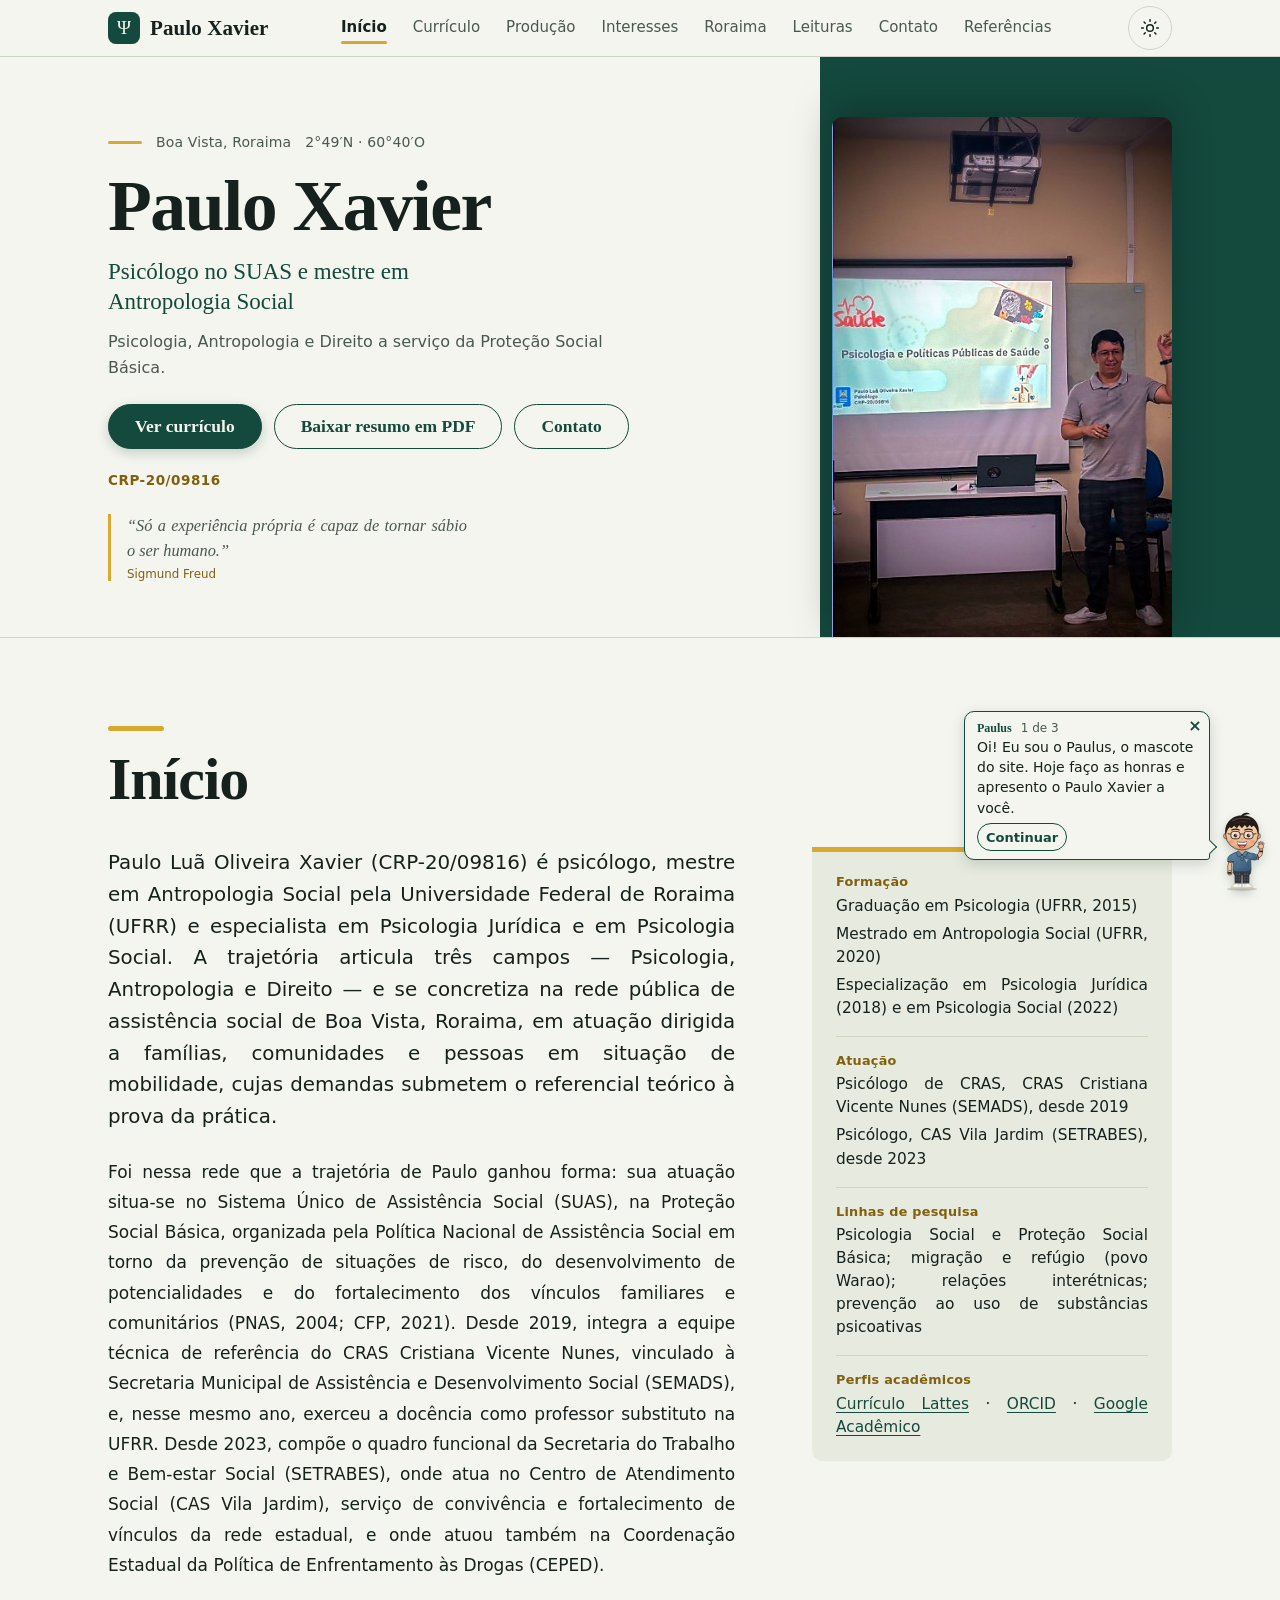
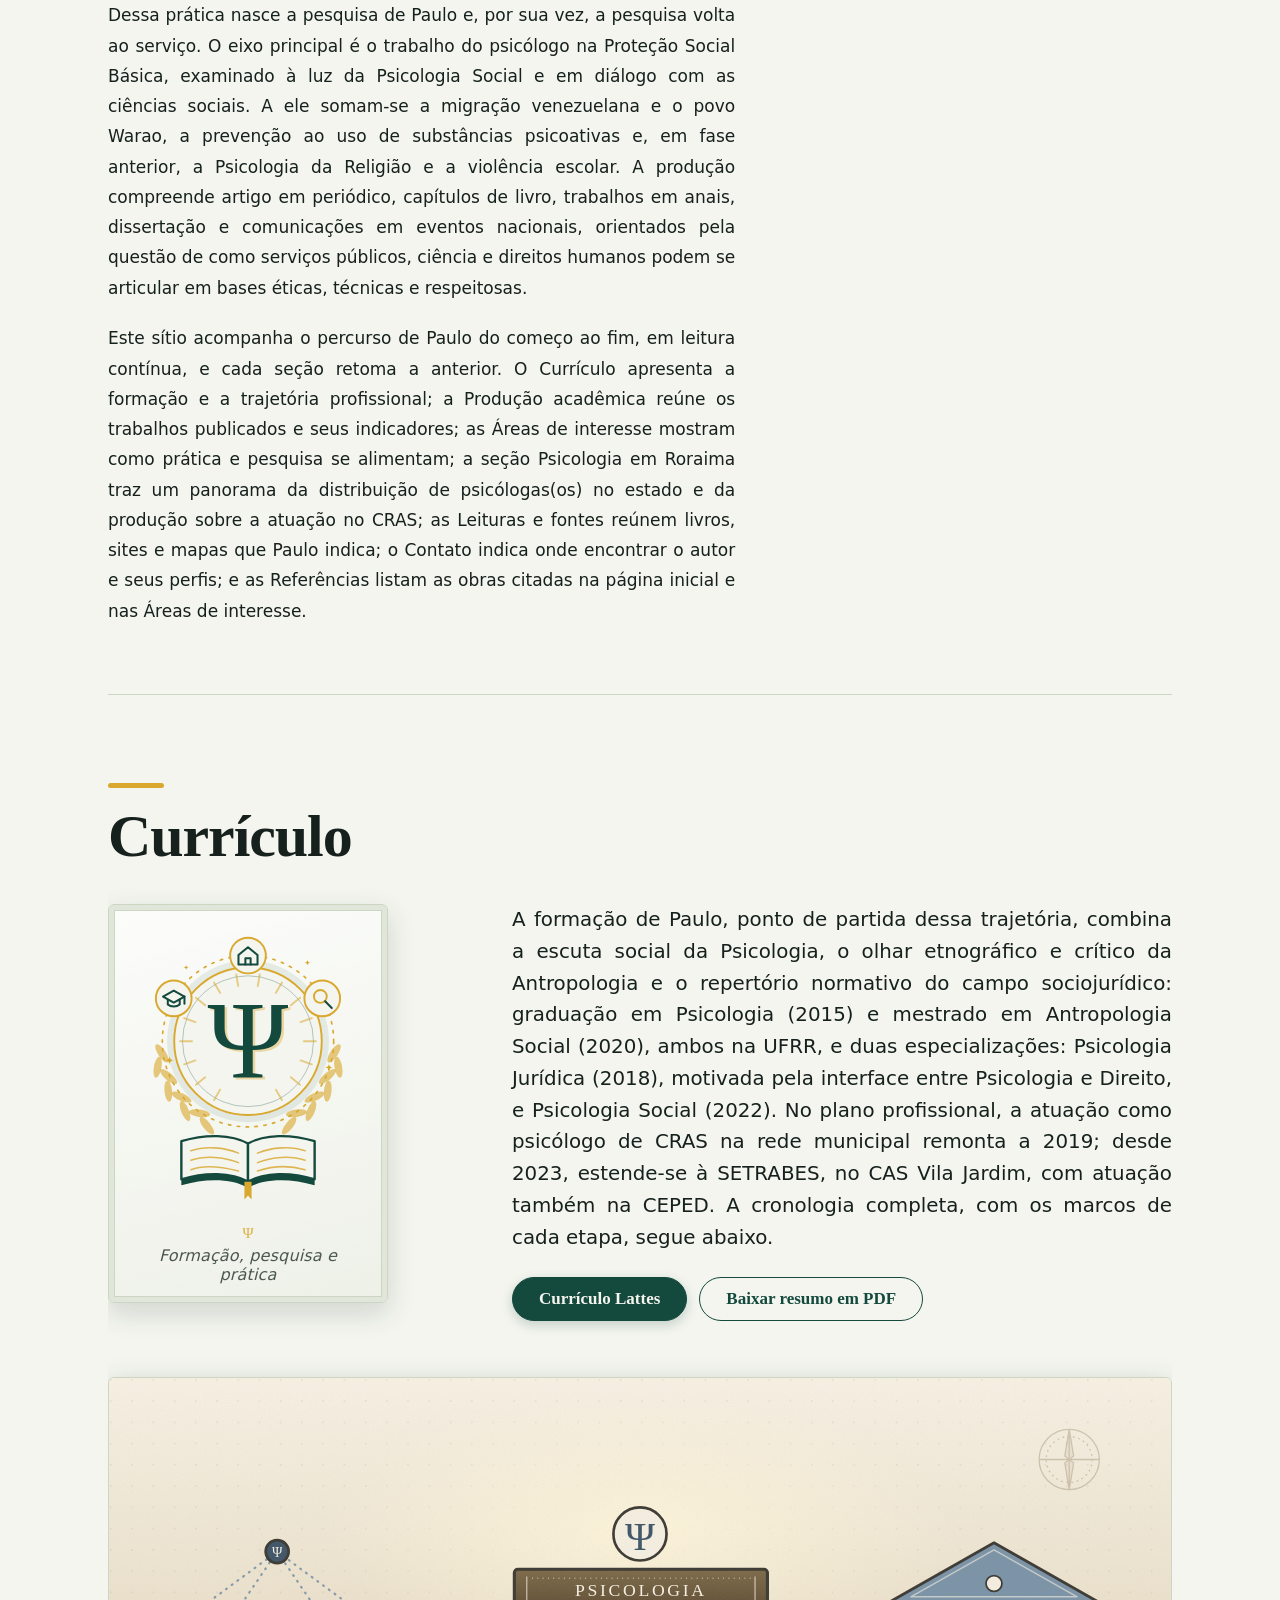
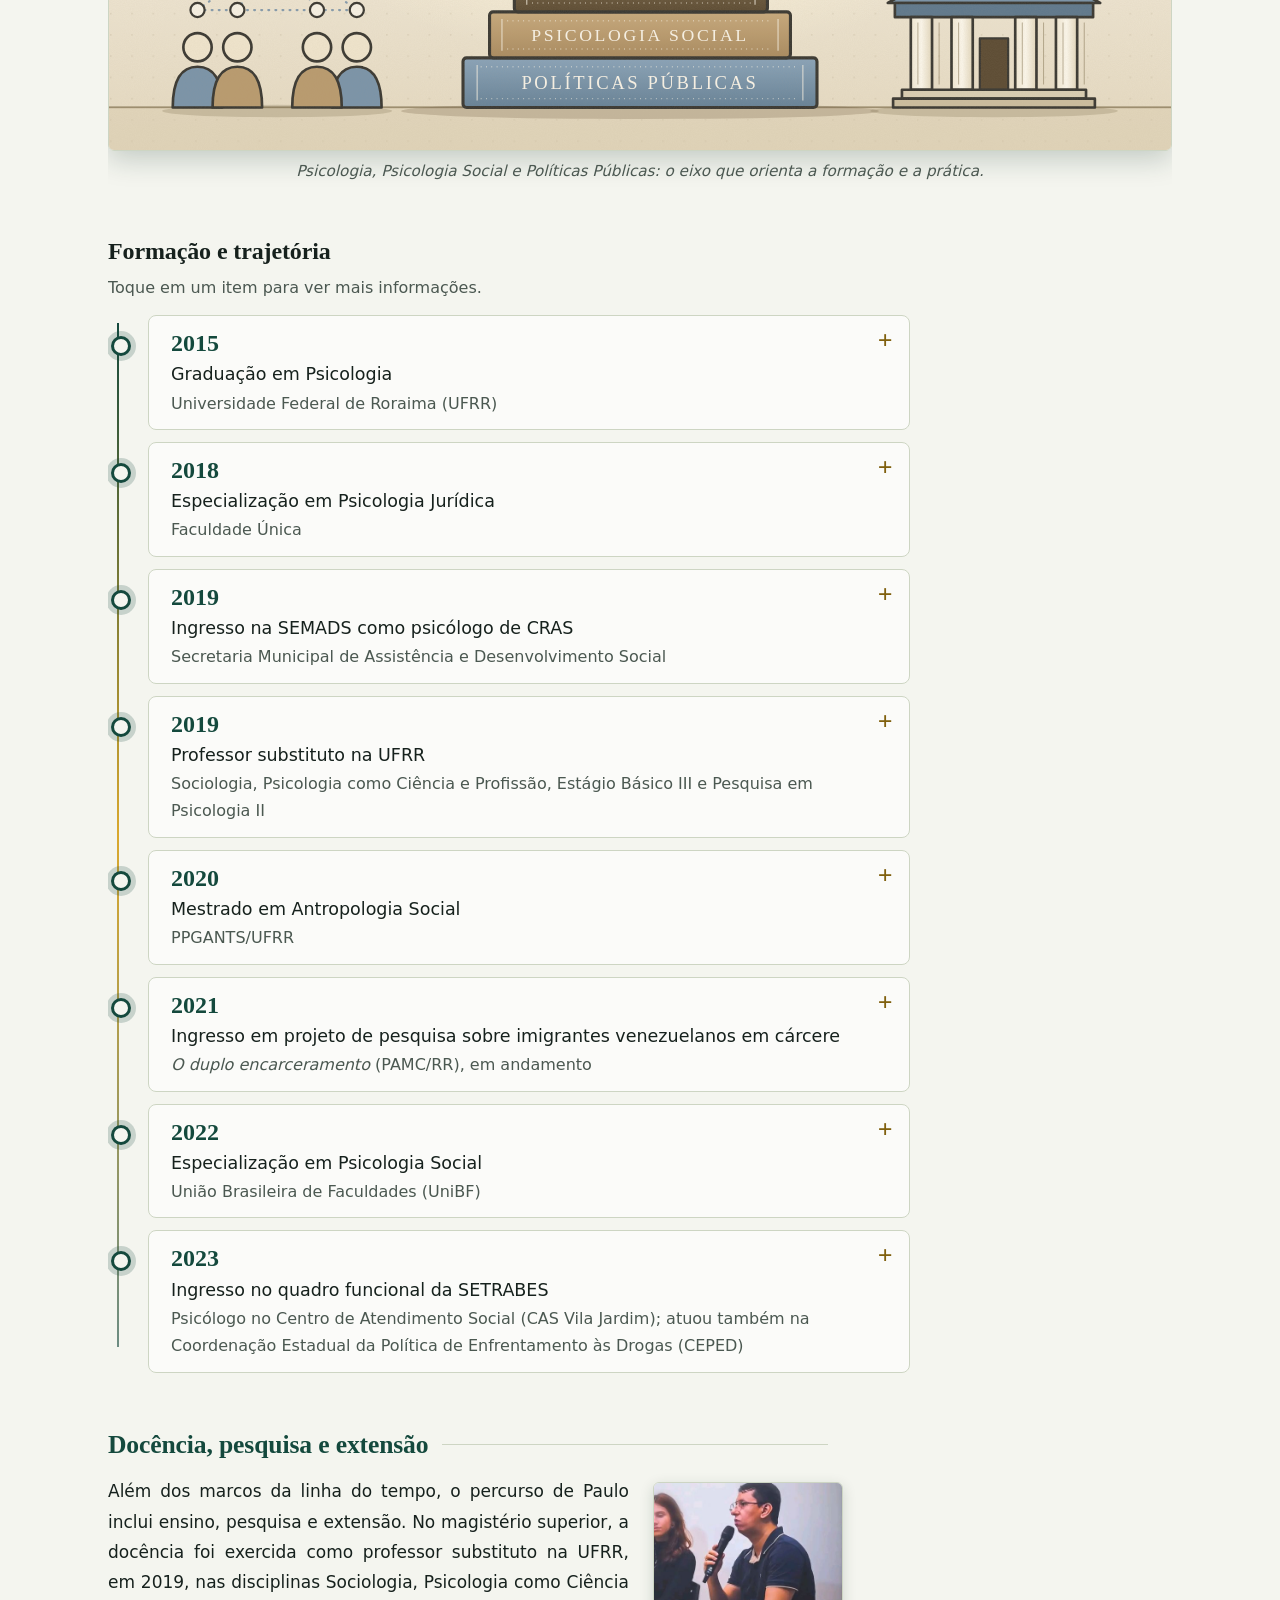
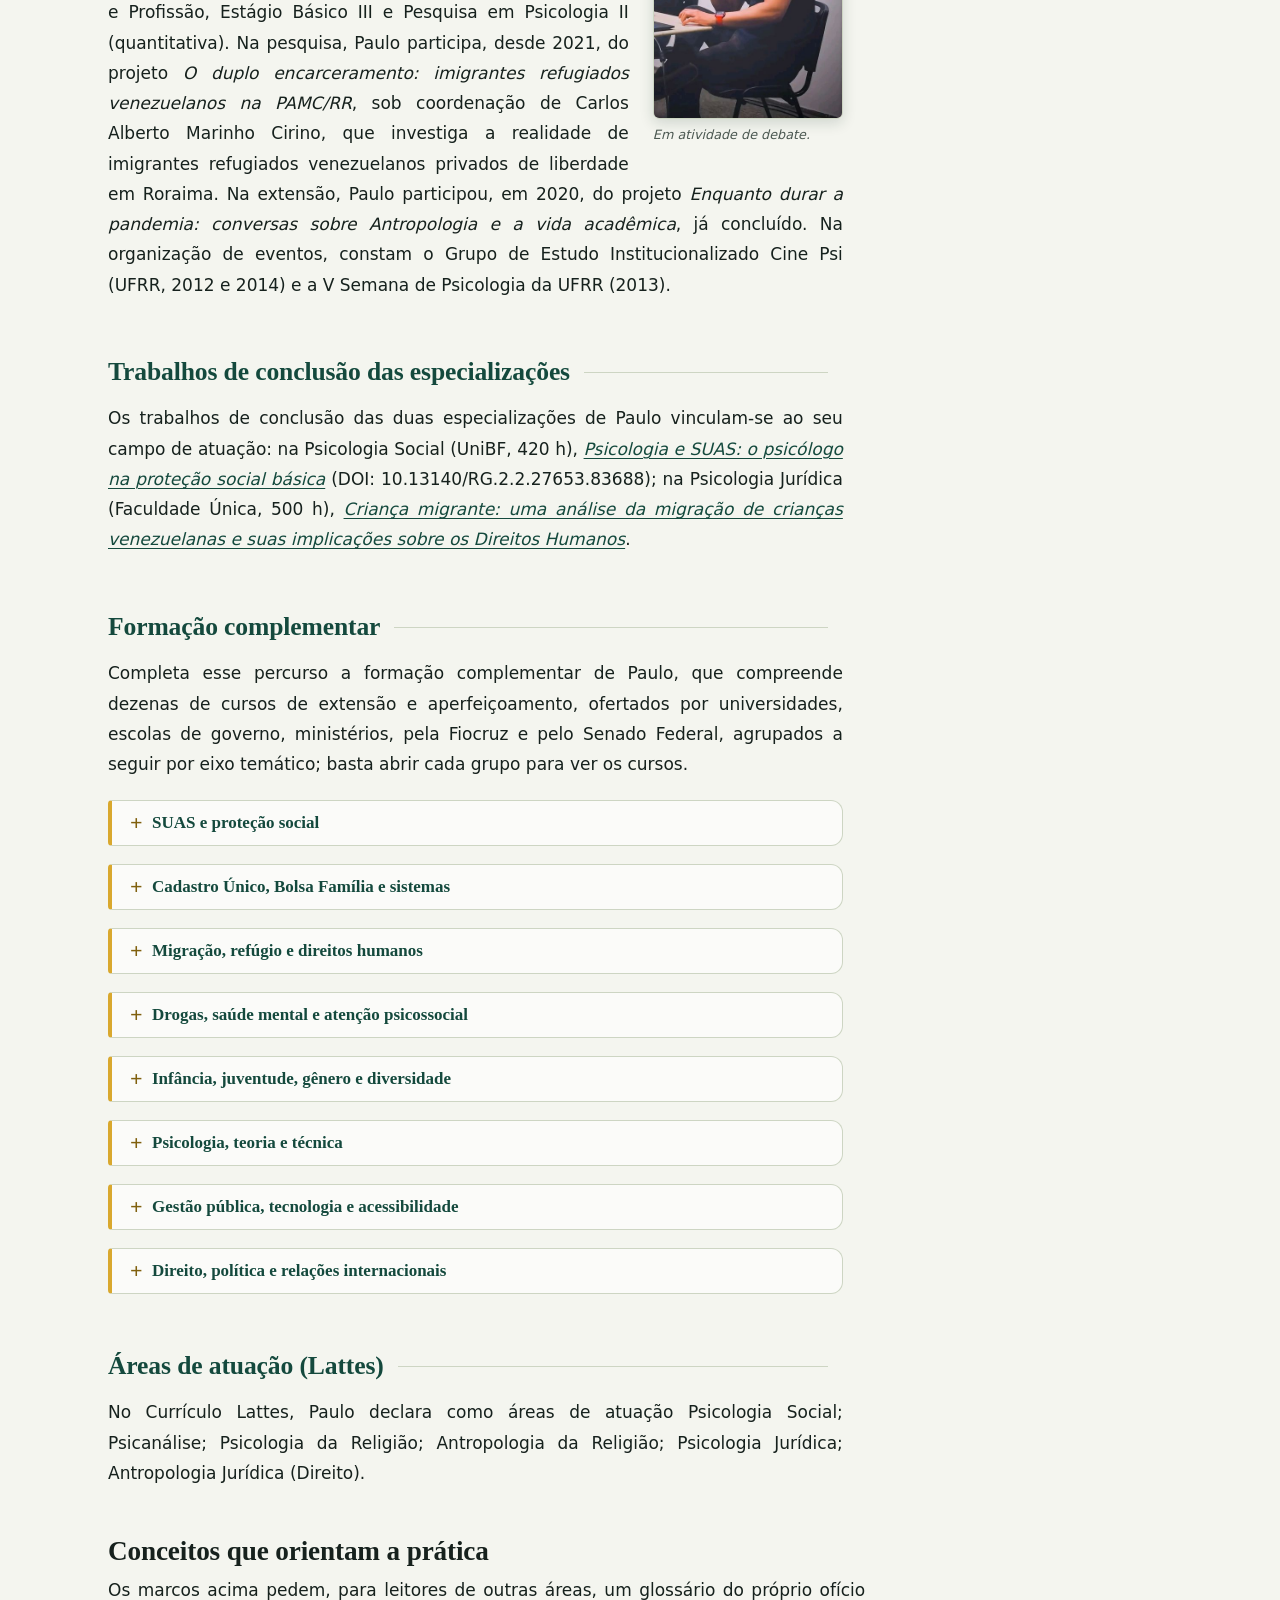
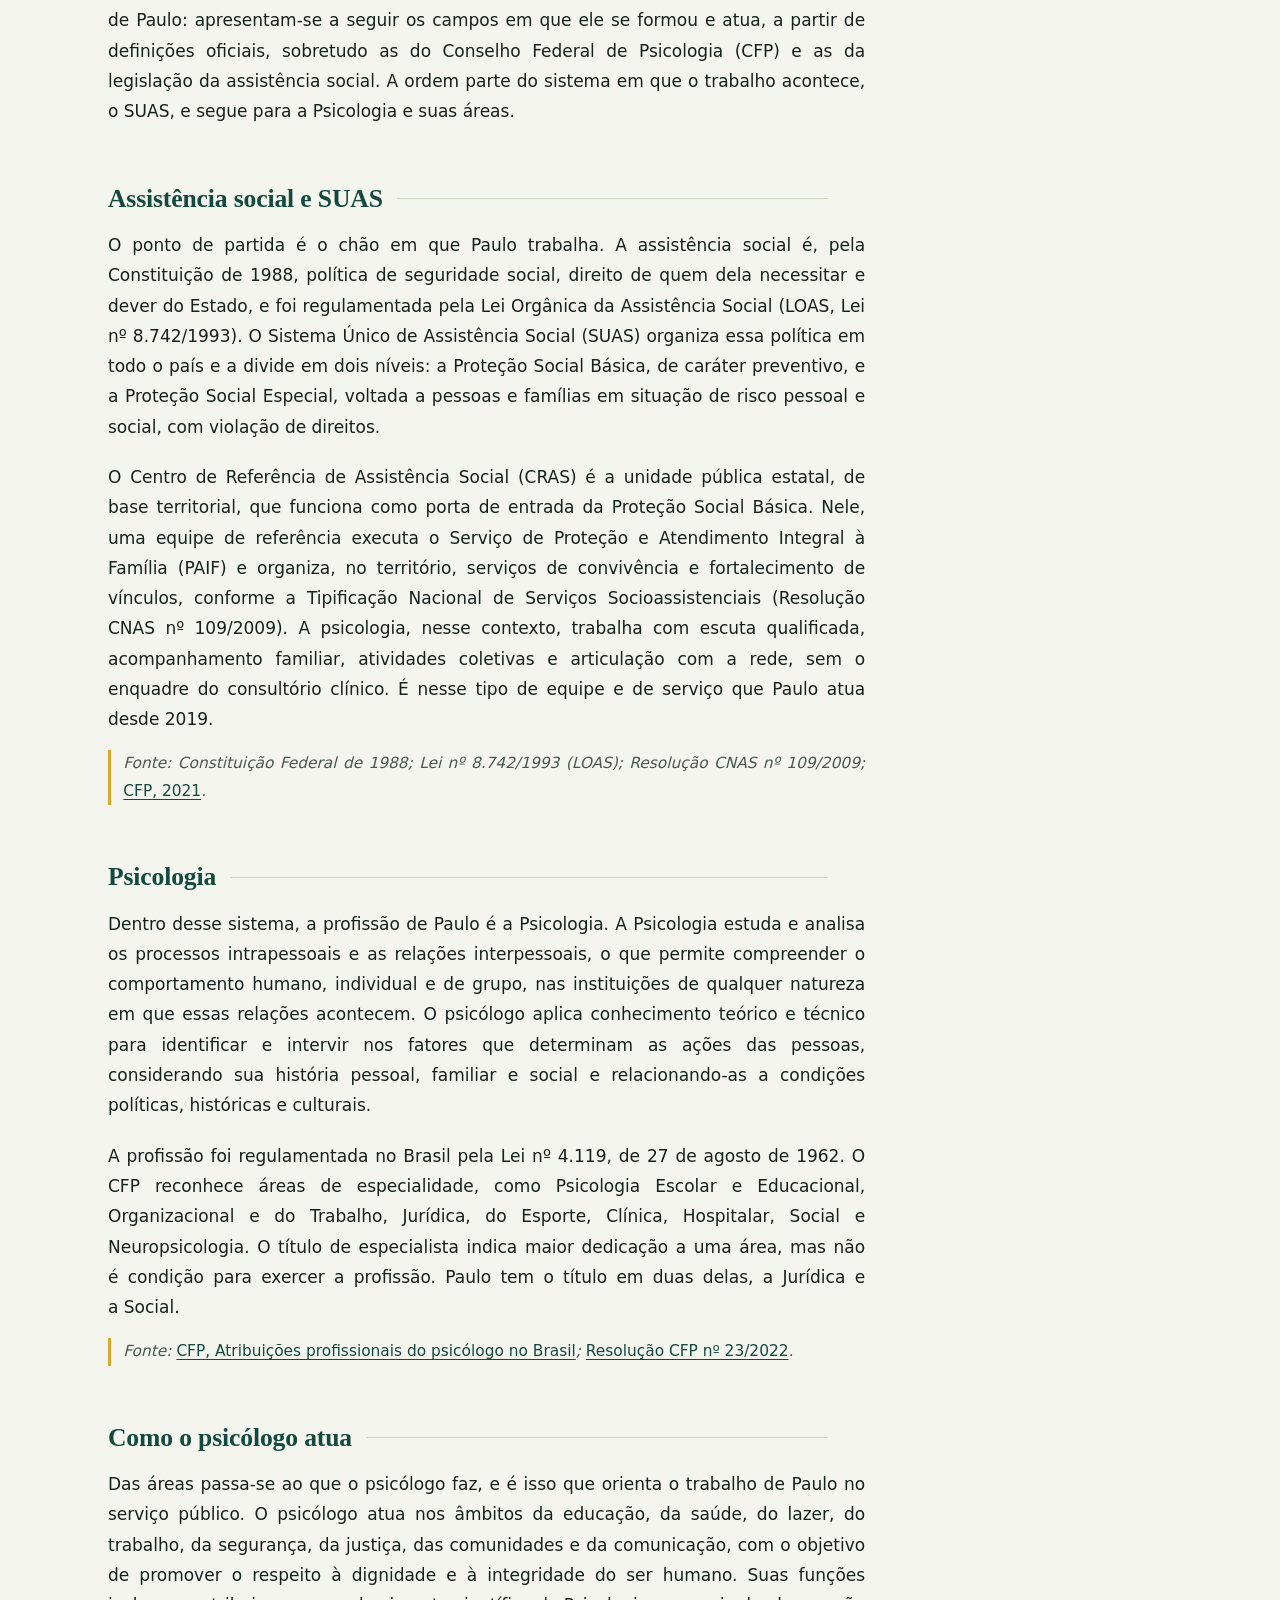
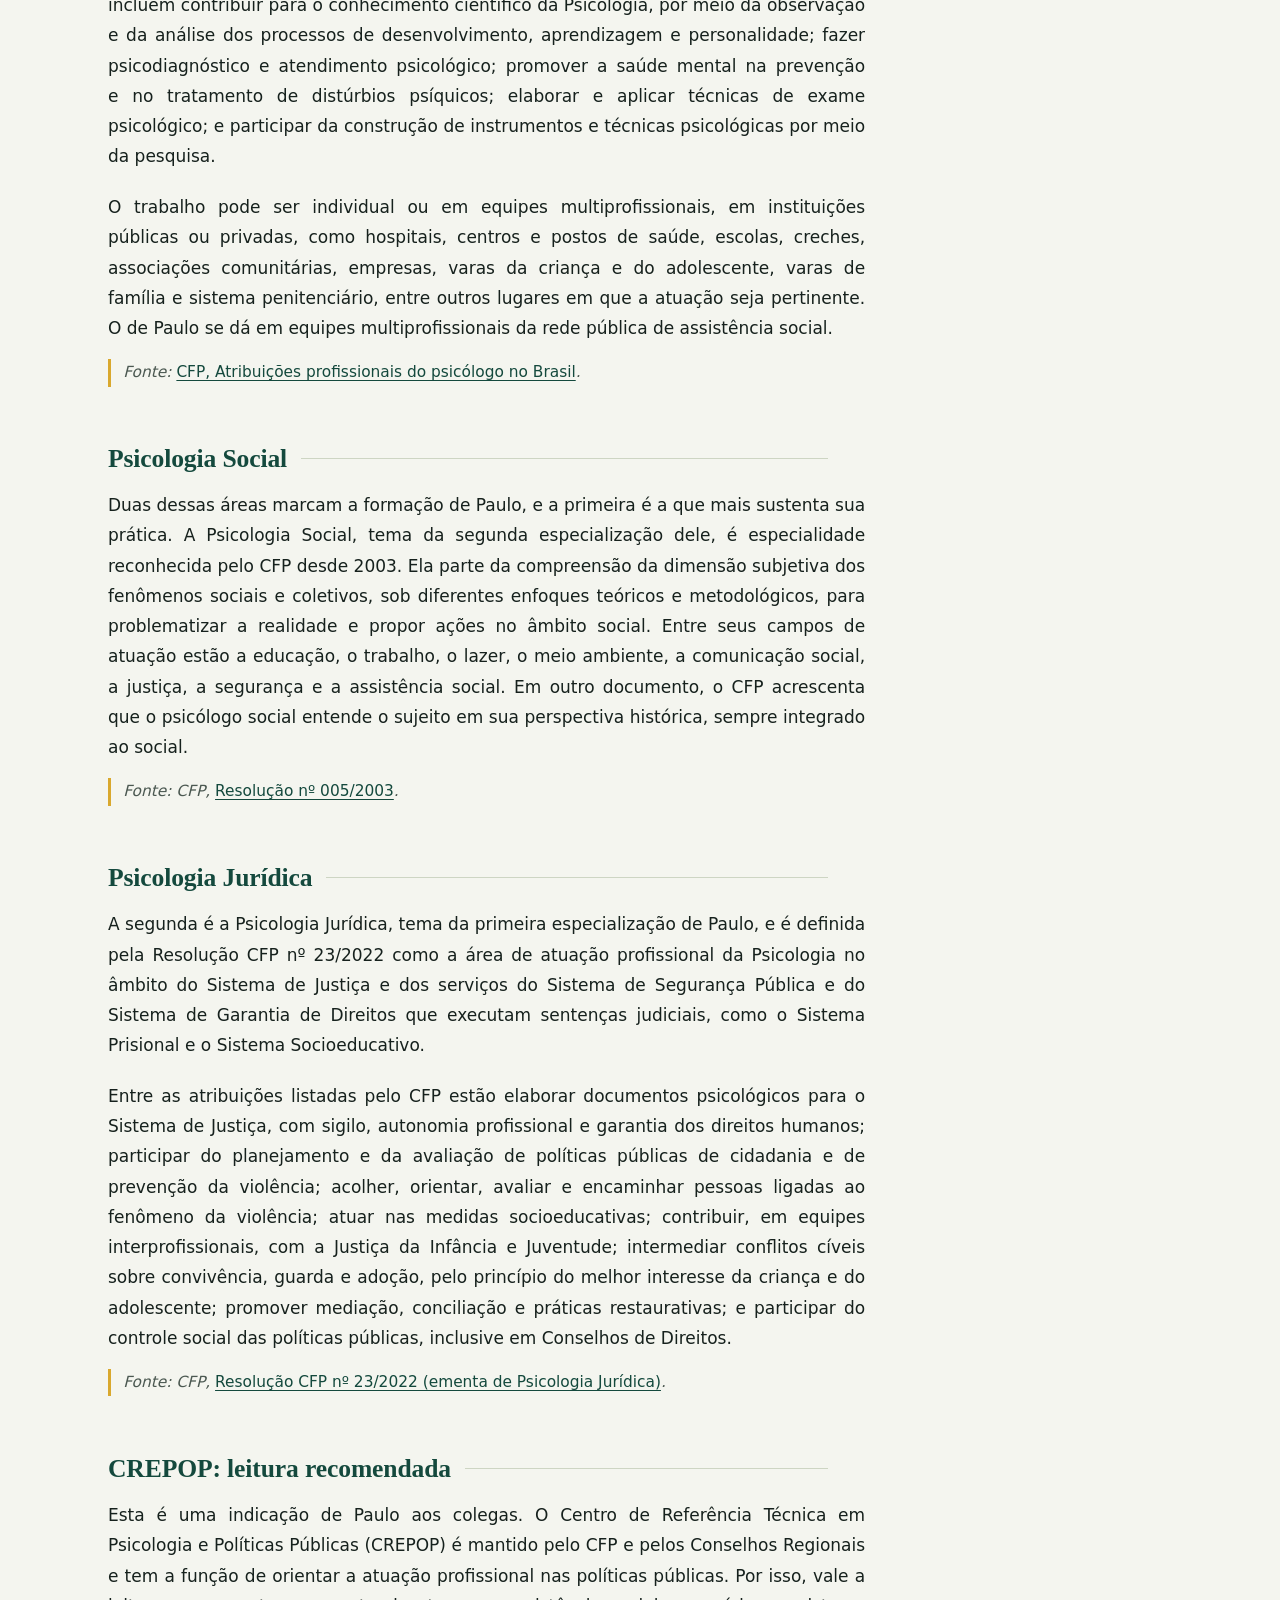
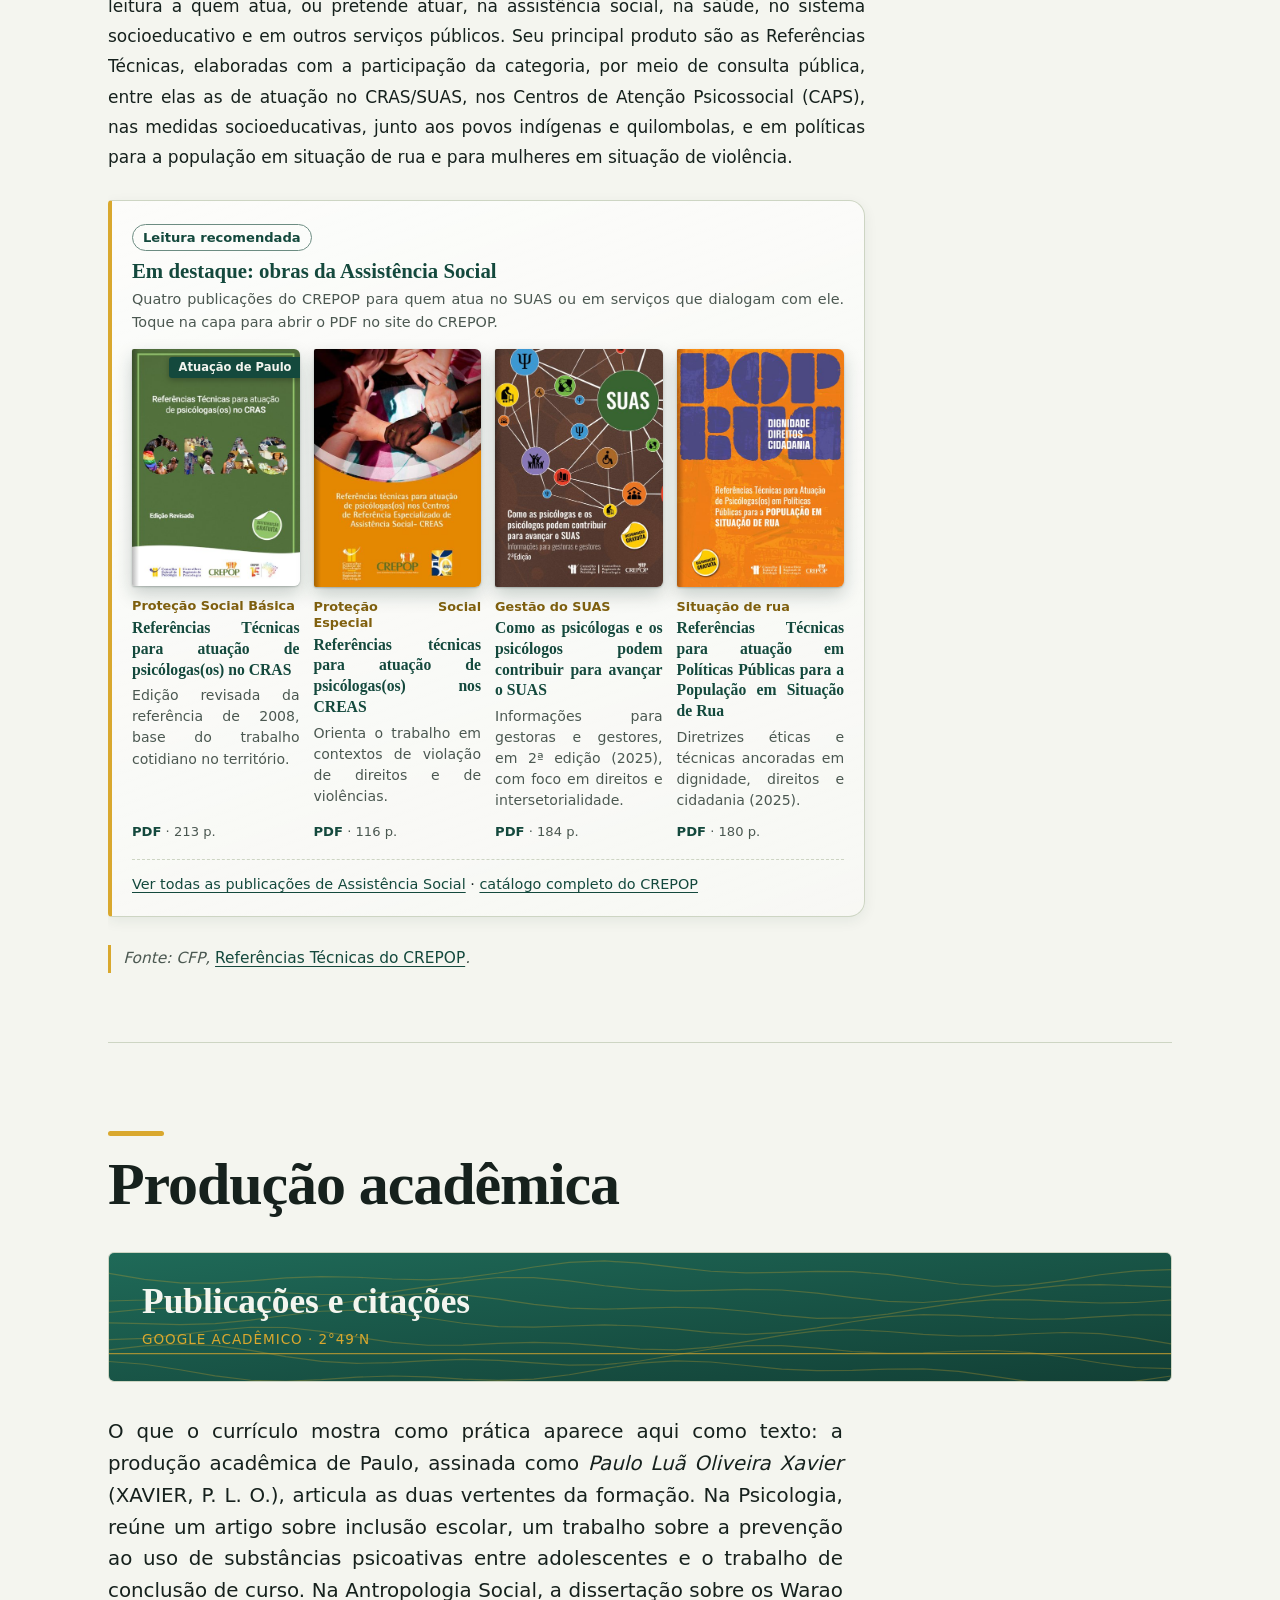
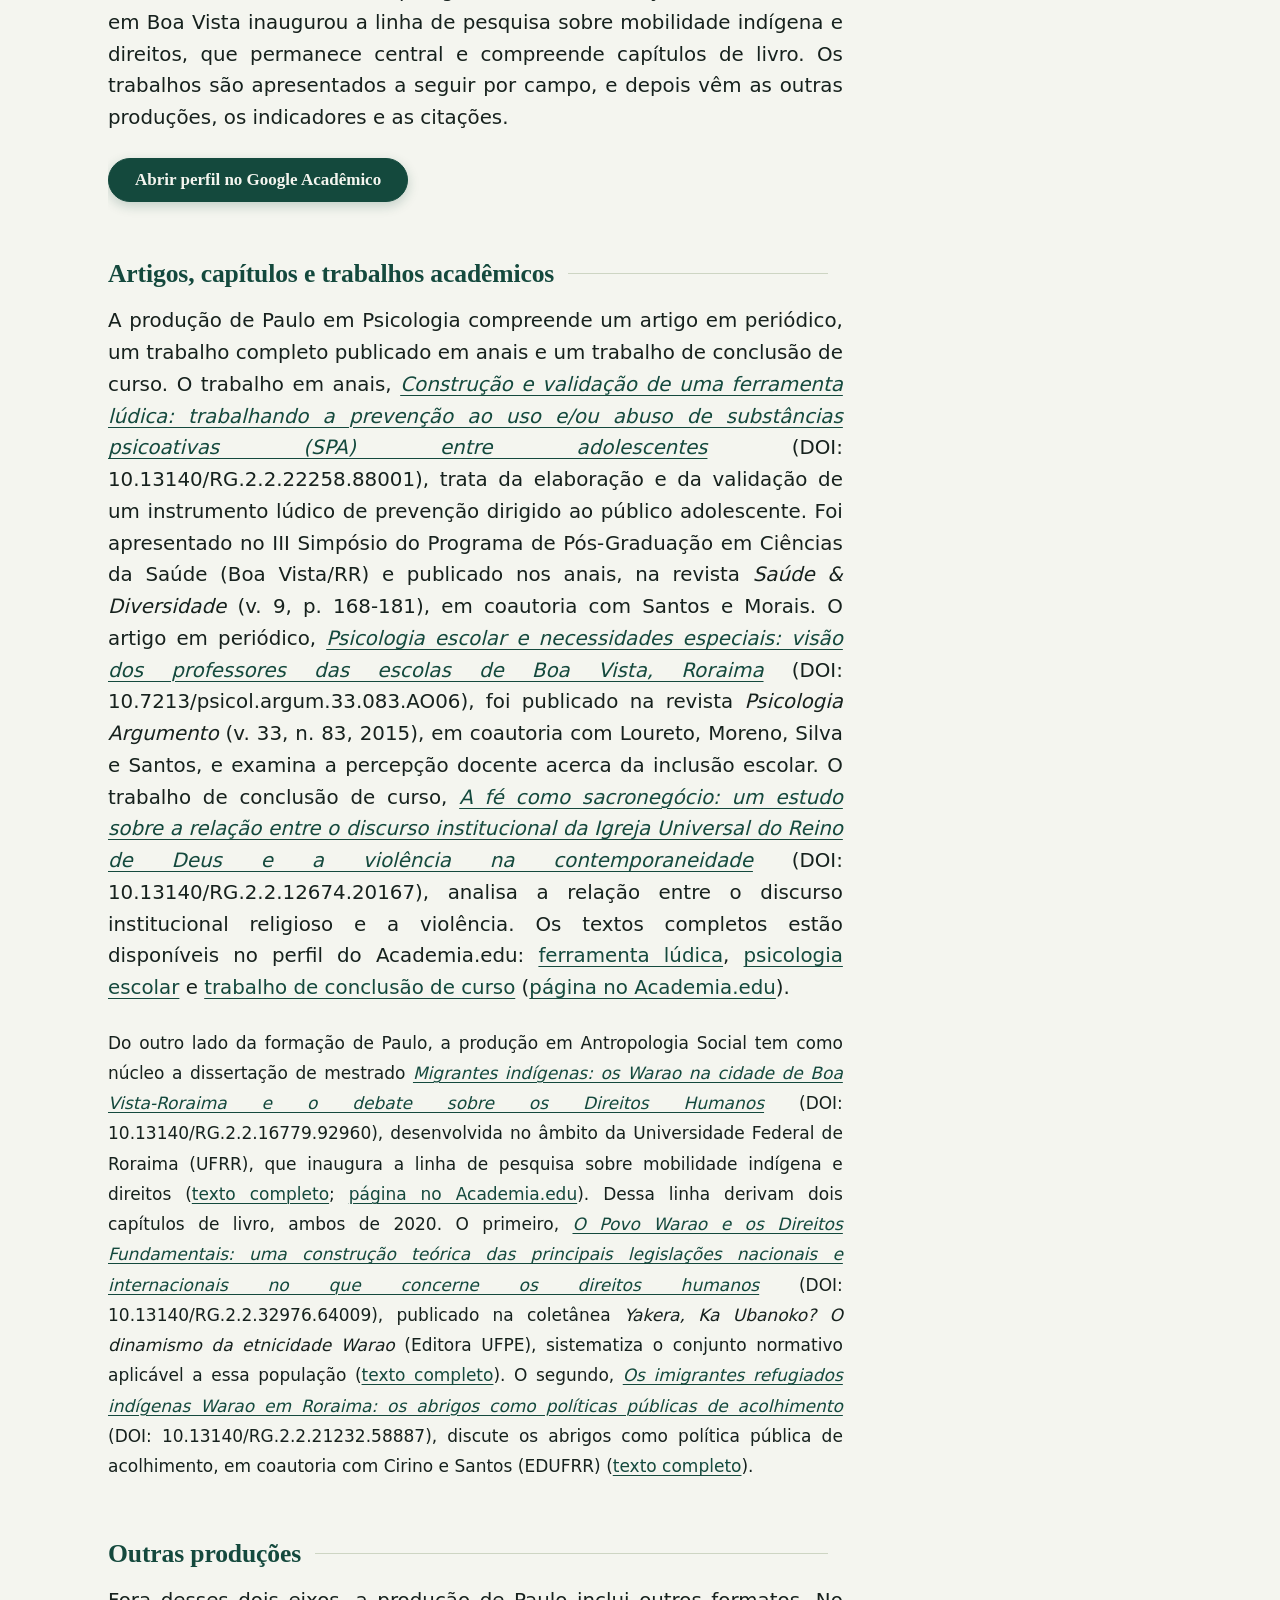
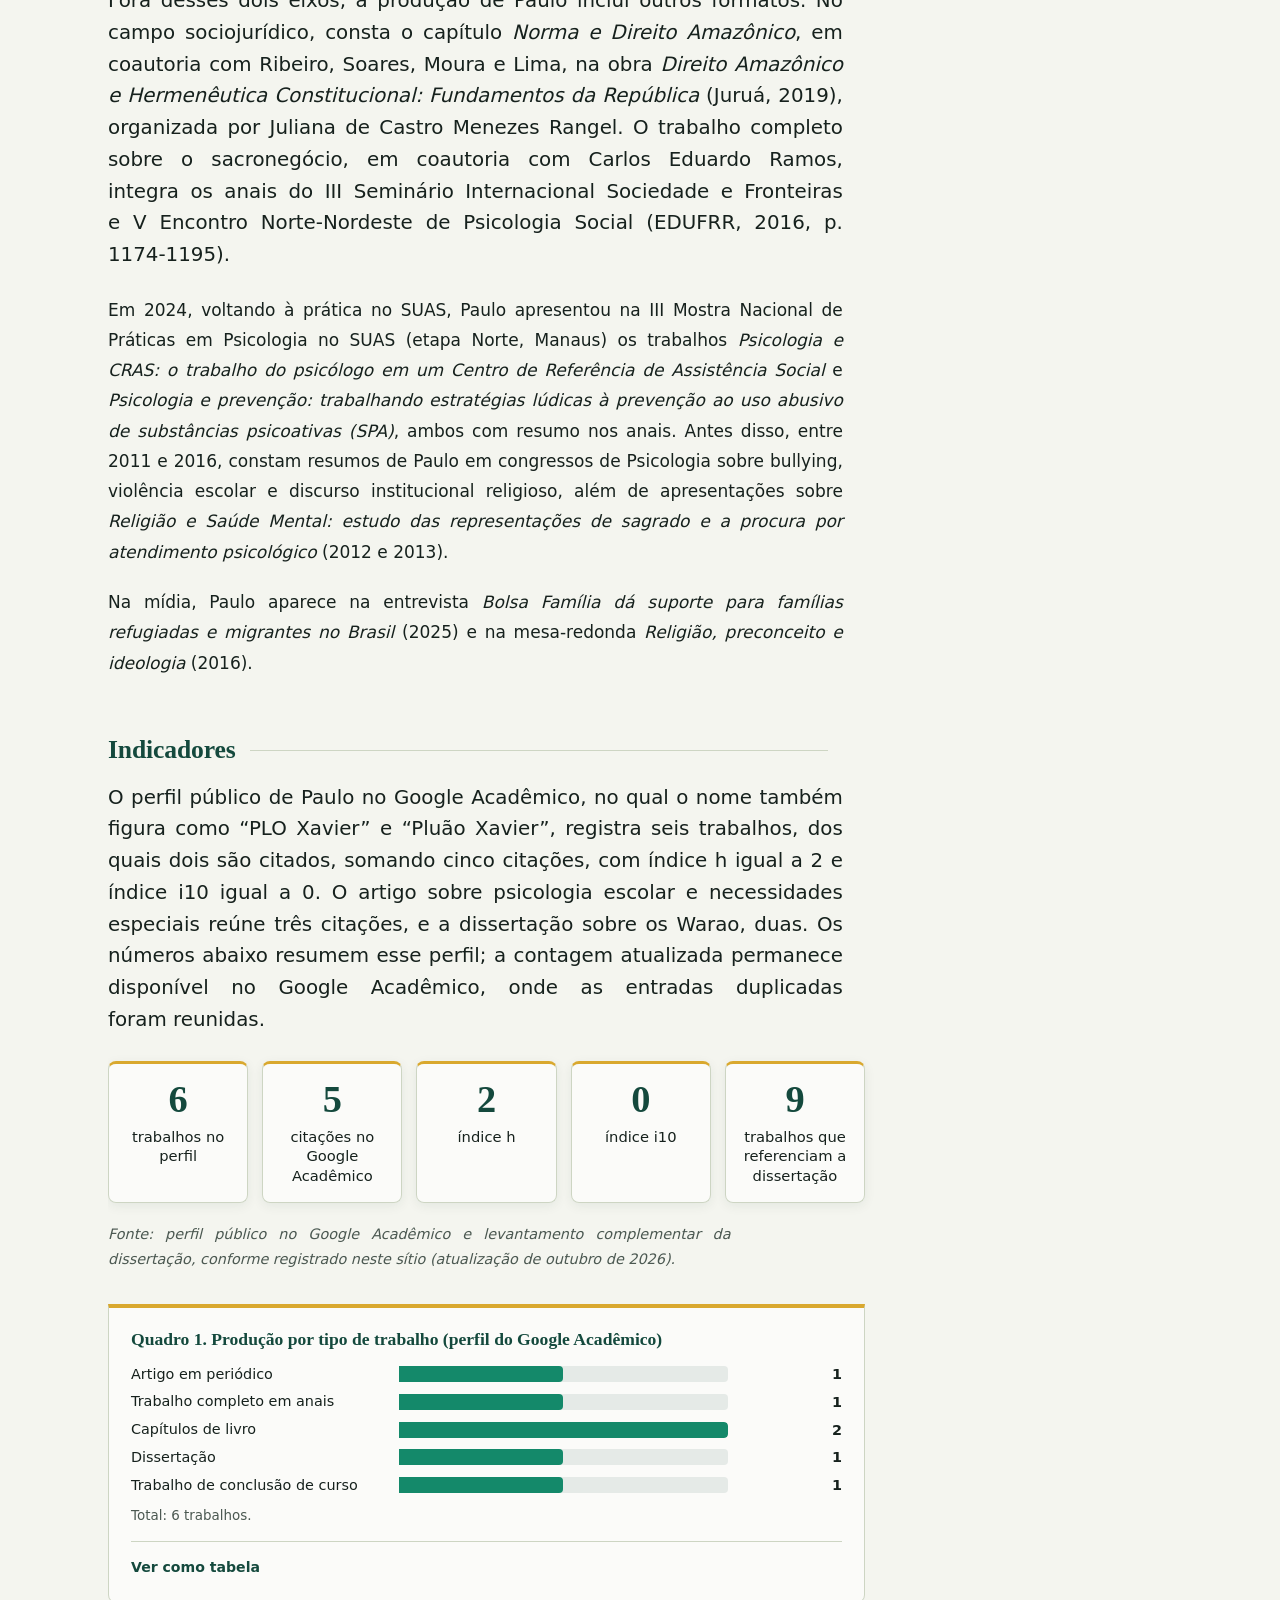
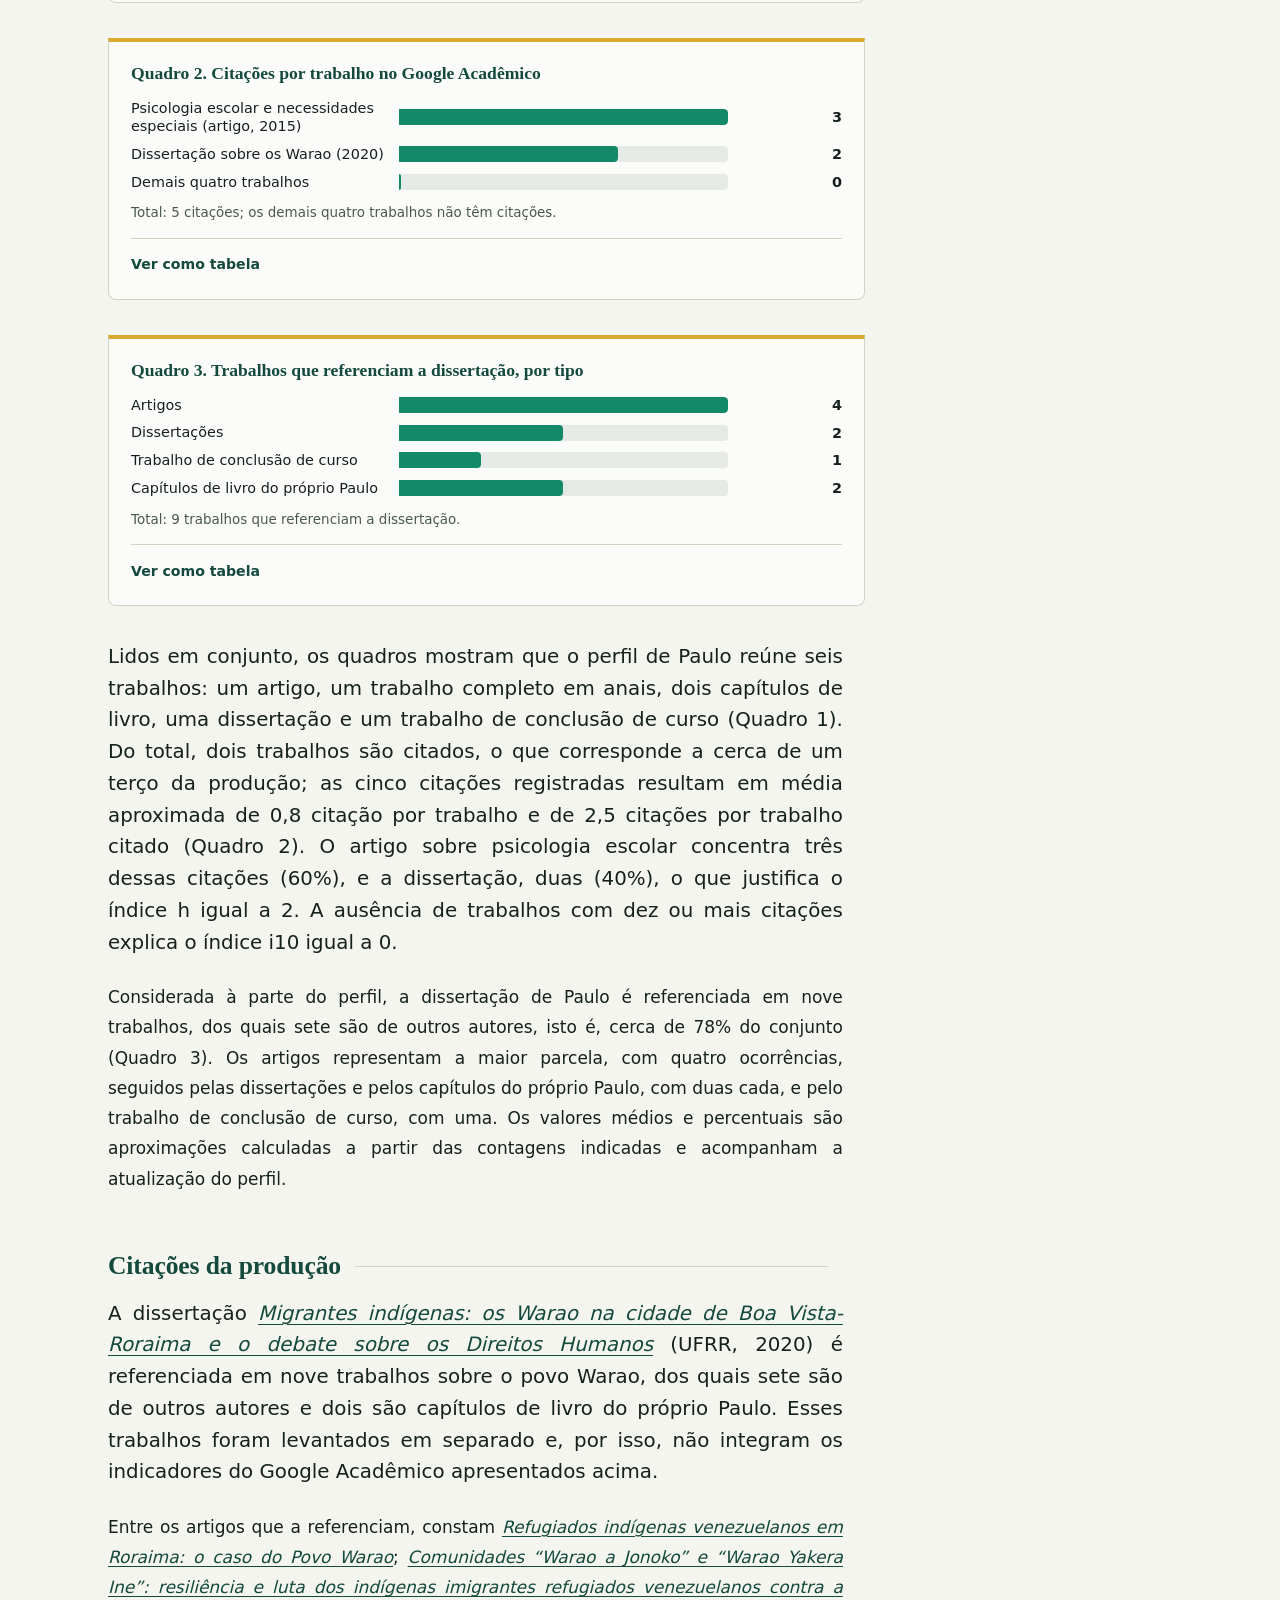
<file: index.html>
<!DOCTYPE html>
<html lang="pt-BR">
<head>
<meta charset="utf-8">
<meta name="viewport" content="width=device-width, initial-scale=1">
<title>Paulo Xavier · Psicólogo · CRP-20/09816</title>
<meta name="description" content="Paulo Luã Oliveira Xavier, psicólogo (CRP-20/09816) no SUAS e mestre em Antropologia Social. Currículo, produção acadêmica, áreas de interesse, leituras e contatos. Boa Vista/RR.">
<meta property="og:title" content="Paulo Xavier · Psicólogo · CRP-20/09816">
<meta property="og:description" content="Paulo Luã Oliveira Xavier, psicólogo (CRP-20/09816) no SUAS e mestre em Antropologia Social. Currículo, produção acadêmica, áreas de interesse, leituras e contatos. Boa Vista/RR.">
<meta property="og:type" content="website">
<meta property="og:image" content="https://paulusxavier.github.io/vita/imagens/og.png?v=5">
<meta property="og:image:width" content="1200">
<meta property="og:image:height" content="630">
<meta property="og:image:alt" content="Site de Paulo Xavier, psicólogo — CRP-20/09816, aberto em uma janela de navegador">
<meta name="theme-color" content="#f4f5ef" media="(prefers-color-scheme: light)">
<link rel="manifest" href="manifest.json">
<link rel="icon" type="image/png" sizes="192x192" href="imagens/icon-192.png">
<link rel="apple-touch-icon" href="imagens/apple-touch-icon.png">
<meta name="mobile-web-app-capable" content="yes">
<meta name="apple-mobile-web-app-capable" content="yes">
<meta name="apple-mobile-web-app-title" content="Paulo Xavier">
<link rel="canonical" href="https://paulusxavier.github.io/vita/">
<meta property="og:url" content="https://paulusxavier.github.io/vita/">
<meta property="og:site_name" content="Paulo Xavier · Psicólogo">
<meta name="robots" content="index,follow">
<meta name="author" content="Paulo Xavier">
<meta name="color-scheme" content="light dark">
<meta name="referrer" content="strict-origin-when-cross-origin">
<meta name="theme-color" content="#0f1a17" media="(prefers-color-scheme: dark)">
<meta http-equiv="Content-Security-Policy" content="default-src 'self'; img-src 'self' data:; style-src 'self' 'unsafe-inline' https://fonts.googleapis.com; font-src https://fonts.gstatic.com; script-src 'self' 'unsafe-inline'; base-uri 'none'; form-action 'none'; object-src 'none'">
<meta name="twitter:card" content="summary_large_image">
<meta name="twitter:image" content="https://paulusxavier.github.io/vita/imagens/og.png?v=5">
<meta name="twitter:image:alt" content="Site de Paulo Xavier, psicólogo — CRP-20/09816, aberto em uma janela de navegador">
<meta name="twitter:title" content="Paulo Xavier · Psicólogo · CRP-20/09816">
<meta name="twitter:description" content="Paulo Luã Oliveira Xavier, psicólogo (CRP-20/09816) no SUAS e mestre em Antropologia Social. Currículo, produção acadêmica, áreas de interesse, leituras e contatos. Boa Vista/RR.">
<meta property="og:locale" content="pt_BR">
<script type="application/ld+json">{"@context": "https://schema.org", "@type": "Person", "name": "Paulo Xavier", "alternateName": "Paulo Luã Oliveira Xavier", "jobTitle": "Psicólogo", "worksFor": [{"@type": "GovernmentOrganization", "name": "Secretaria Municipal de Assistência e Desenvolvimento Social (SEMADS) — CRAS Cristiana Vicente Nunes"}, {"@type": "GovernmentOrganization", "name": "Secretaria do Trabalho e Bem-estar Social (SETRABES) — CAS Vila Jardim"}], "image": "https://paulusxavier.github.io/vita/imagens/icon-512.png", "description": "Psicólogo no SUAS e mestre em Antropologia Social. Boa Vista/RR.", "hasCredential": {"@type": "EducationalOccupationalCredential", "name": "CRP-20/09816", "credentialCategory": "Registro no Conselho Regional de Psicologia"}, "alumniOf": [{"@type": "CollegeOrUniversity", "name": "Universidade Federal de Roraima (UFRR)"}], "knowsAbout": ["Psicologia Social", "Psicologia Jurídica", "Antropologia Social", "SUAS", "Proteção Social Básica", "Migração e refúgio", "Relações interétnicas", "Substâncias psicoativas e prevenção", "Gamificação", "Psicometria"], "workLocation": {"@type": "Place", "address": {"@type": "PostalAddress", "addressLocality": "Boa Vista", "addressRegion": "RR", "addressCountry": "BR"}}, "sameAs": ["https://scholar.google.com/citations?user=zmIFmdAAAAAJ&hl=pt-BR", "http://lattes.cnpq.br/1651070118731757", "https://orcid.org/0000-0003-2031-2573", "https://www.researchgate.net/profile/Paulo-Xavier-3", "https://ufrr.academia.edu/PauloLu%C3%A3OliveiraXavier", "https://www.linkedin.com/in/paulo-xavier-56a3891a0", "https://www.youtube.com/channel/UCv1QDy2nIM-9Df5dDhj2xlg", "https://www.instagram.com/paulo_xavierr_", "https://www.facebook.com/paulo.xavier.9849", "https://twitter.com/PauloXa04561389"], "url": "https://paulusxavier.github.io/vita/"}</script>
<script type="application/ld+json">{"@context": "https://schema.org", "@type": "Thesis", "name": "Migrantes indígenas: os Warao na cidade de Boa Vista-Roraima e o debate sobre os Direitos Humanos", "author": {"@type": "Person", "name": "Paulo Luã Oliveira Xavier"}, "inLanguage": "pt-BR", "datePublished": "2020", "inSupportOf": "Mestrado em Antropologia Social", "sourceOrganization": {"@type": "CollegeOrUniversity", "name": "Universidade Federal de Roraima (UFRR)"}}</script>
<link rel="icon" href="data:image/svg+xml,%3Csvg xmlns='http://www.w3.org/2000/svg' viewBox='0 0 64 64'%3E%3Crect width='64' height='64' rx='12' fill='%2314493d'/%3E%3Ctext x='32' y='46' font-size='40' text-anchor='middle' fill='%23f4f5ef' font-family='Georgia,serif'%3EΨ%3C/text%3E%3C/svg%3E">
<link rel="preload" as="image" href="imagens/foto.jpg" fetchpriority="high">
<link rel="preconnect" href="https://fonts.googleapis.com">
<link rel="preconnect" href="https://fonts.gstatic.com" crossorigin>
<link rel="preload" as="style" href="https://fonts.googleapis.com/css2?family=Newsreader:ital,opsz,wght@0,6..72,400..700;1,6..72,400..700&amp;family=Public+Sans:wght@400;500;600;700&amp;display=swap" onload="this.onload=null;this.rel='stylesheet'">
<noscript><link rel="stylesheet" href="https://fonts.googleapis.com/css2?family=Newsreader:ital,opsz,wght@0,6..72,400..700;1,6..72,400..700&amp;family=Public+Sans:wght@400;500;600;700&amp;display=swap"></noscript>
<script>try{var t=localStorage.getItem("tema");if(t==="light"||t==="dark")document.documentElement.setAttribute("data-tema",t)}catch(e){}</script>
<link rel="stylesheet" href="estilo.css">
</head>
<body class="sem-js" data-pagina="inicio">
<div class="progresso" id="prog"></div>
<svg width="0" height="0" style="position:absolute" aria-hidden="true"><defs>
<symbol id="globo" viewBox="0 0 200 220"><g fill="none" stroke="currentColor" stroke-width="2" stroke-linecap="round"><circle cx="100" cy="90" r="70"/><ellipse cx="100" cy="90" rx="30" ry="70"/><ellipse cx="100" cy="90" rx="58" ry="70" opacity=".6"/><path d="M30 90h140M40 55h120M40 125h120"/><path d="M40 150c10 30 110 30 120 0M100 160v30M65 205h70M75 192h50"/></g><path d="M62 60c12-8 22-4 26 6s-8 14-10 26-14 4-20-6-6-18 4-26zM110 100c12-4 24 4 22 18s-10 24-18 20-10-30-4-38z" fill="currentColor" opacity=".25"/></symbol>
<symbol id="livros" viewBox="0 0 240 180"><g fill="currentColor" fill-opacity=".08" stroke="currentColor" stroke-width="2" stroke-linejoin="round"><path d="M20 130h190v30H20z"/><path d="M34 98h176v32H34z"/><path d="M14 68h180v30H14z"/></g><g stroke="currentColor" stroke-width="1.5" fill="none"><path d="M30 130v30M195 130v30M44 98v32M60 98v32M24 68v30M180 68v30M160 68v30"/></g><g font-family="Lora,serif" fill="currentColor" letter-spacing="2"><text x="66" y="150" font-size="11">PSICOLOGIA SOCIAL</text><text x="72" y="118" font-size="10">ANTROPOLOGIA</text><text x="40" y="87" font-size="10">POLÍTICAS PÚBLICAS</text></g></symbol>
<symbol id="tinteiro" viewBox="0 0 160 220"><g fill="none" stroke="currentColor" stroke-width="2" stroke-linejoin="round" stroke-linecap="round"><path d="M40 120h70l14 70a10 10 0 0 1-10 12H36a10 10 0 0 1-10-12z" fill="currentColor" fill-opacity=".1"/><rect x="52" y="104" width="46" height="16" rx="3"/><path d="M60 104c-2-10 2-14 15-14s17 4 15 14"/><path d="M78 96C90 60 120 20 150 8c-4 30-20 70-58 92M92 100c-4-20 6-50 30-80M78 96l-8 14"/></g></symbol>
<symbol id="bussola" viewBox="0 0 160 160"><g fill="none" stroke="currentColor" stroke-width="2"><circle cx="80" cy="80" r="62"/><circle cx="80" cy="80" r="50" opacity=".5"/><path d="M80 14l12 54 54 12-54 12-12 54-12-54-54-12 54-12z" fill="currentColor" fill-opacity=".12"/><path d="M80 80l30-30M80 80l-30 30M80 80l30 30M80 80l-30-30" opacity=".5"/></g><text x="80" y="11" font-size="12" text-anchor="middle" fill="currentColor" font-family="Lora,serif">N</text></symbol>
<symbol id="rede" viewBox="0 0 200 140"><g fill="none" stroke="currentColor" stroke-width="1.5"><path d="M20 100L60 40 110 70 150 25 180 90 110 70 90 120 20 100M60 40L90 120M150 25L110 70"/></g><g fill="currentColor"><circle cx="20" cy="100" r="6"/><circle cx="60" cy="40" r="7"/><circle cx="110" cy="70" r="8"/><circle cx="150" cy="25" r="6"/><circle cx="180" cy="90" r="7"/><circle cx="90" cy="120" r="6"/></g></symbol>
<symbol id="selo" viewBox="0 0 120 120"><g fill="none" stroke="currentColor" stroke-width="2"><circle cx="60" cy="60" r="54"/><circle cx="60" cy="60" r="46" stroke-dasharray="3 4"/></g><text x="60" y="84" font-size="66" text-anchor="middle" fill="currentColor" font-family="Georgia,serif">Ψ</text></symbol>
<symbol id="lattes" viewBox="0 0 200 240"><g fill="currentColor" fill-opacity=".07" stroke="currentColor" stroke-width="2" stroke-linejoin="round"><rect x="30" y="20" width="140" height="190" rx="4"/></g><g fill="none" stroke="currentColor" stroke-width="2" stroke-linecap="round"><path d="M56 60h88M56 84h88M56 108h60M56 132h88M56 156h70M56 180h50"/><path d="M100 20V8M60 8h80"/></g><circle cx="146" cy="176" r="18" fill="none" stroke="currentColor" stroke-width="2"/><text x="146" y="184" font-size="22" text-anchor="middle" fill="currentColor" font-family="Georgia,serif">Ψ</text></symbol>
<symbol id="carta" viewBox="0 0 160 120"><g fill="currentColor" fill-opacity=".08" stroke="currentColor" stroke-width="2" stroke-linejoin="round"><rect x="10" y="20" width="140" height="90" rx="4"/><path d="M10 24l70 50 70-50" fill="none"/></g><circle cx="80" cy="74" r="9" fill="currentColor" opacity=".35"/></symbol>
<symbol id="local" viewBox="0 0 120 150"><g fill="none" stroke="currentColor" stroke-width="2"><path d="M60 140C24 96 14 78 14 54a46 46 0 0 1 92 0c0 24-10 42-46 86z" fill="currentColor" fill-opacity=".1"/><circle cx="60" cy="54" r="16"/></g></symbol>
</defs></svg>

<a class="pular" href="#conteudo">Pular para o conteúdo</a>
<header class="topo">
  <div class="wrap">
    <a class="marca" href="#inicio" aria-label="Paulo Xavier, início">Paulo Xavier</a>
    <nav aria-label="Principal">
      <a href="#inicio">Início</a><a href="#curriculo">Currículo</a><a href="#producao">Produção</a><a href="#interesses">Interesses</a><a href="#roraima">Roraima</a><a href="#leituras">Leituras</a><a href="#contato">Contato</a><a href="#referencias">Referências</a>
    </nav>
    <button type="button" class="tema-btn" id="tema" aria-label="Alternar entre tema claro e escuro"><svg class="i-sol" viewBox="0 0 24 24" aria-hidden="true"><circle cx="12" cy="12" r="4"/><path d="M12 2v2M12 20v2M4.9 4.9l1.4 1.4M17.7 17.7l1.4 1.4M2 12h2M20 12h2M4.9 19.1l1.4-1.4M17.7 6.3l1.4-1.4"/></svg><svg class="i-lua" viewBox="0 0 24 24" aria-hidden="true"><path d="M20 14.5A8.5 8.5 0 0 1 9.5 4a8.5 8.5 0 1 0 10.5 10.5z"/></svg></button>
  </div>
</header>

<section class="abertura" aria-label="Apresentação">
  <div class="wrap">
    <div class="abertura-texto">
      <p class="lugar">Boa Vista, Roraima <span>2°49′N · 60°40′O</span></p>
      <h1>Paulo Xavier</h1>
      <p class="sub">Psicólogo no SUAS e mestre em Antropologia Social</p>
      <p class="lead">Psicologia, Antropologia e Direito a serviço da Proteção Social Básica.</p>
      <p class="acoes capa-acoes"><a class="btn" href="#curriculo">Ver currículo</a><button type="button" class="btn sec" onclick="baixarResumoPDF()">Baixar resumo em PDF</button><a class="btn sec" href="#contato">Contato</a></p>
      <p class="reg">CRP-20/09816</p>
      <blockquote>“Só a experiência própria é capaz de tornar sábio o ser humano.”<cite>Sigmund Freud</cite></blockquote>
    </div>
    <figure class="abertura-foto">
      <img decoding="async" fetchpriority="high" src="imagens/foto.jpg" width="408" height="631" alt="Paulo Xavier em apresentação sobre Psicologia e Políticas Públicas de Saúde" onerror="this.style.display='none'">
    </figure>
  </div>
</section>

<main class="wrap" id="conteudo" tabindex="-1">

<section class="pagina" id="inicio" aria-labelledby="t-inicio">
  <h2 id="t-inicio">Início</h2>
  <div class="dois">
    <div class="texto prosa">
      <p>Paulo Luã Oliveira Xavier (CRP-20/09816) é psicólogo, mestre em Antropologia Social pela Universidade Federal de Roraima (UFRR) e especialista em Psicologia Jurídica e em Psicologia Social. A trajetória articula três campos — Psicologia, Antropologia e Direito — e se concretiza na rede pública de assistência social de Boa Vista, Roraima, em atuação dirigida a famílias, comunidades e pessoas em situação de mobilidade, cujas demandas submetem o referencial teórico à prova da prática.</p>
      <p>Foi nessa rede que a trajetória de Paulo ganhou forma: sua atuação situa-se no Sistema Único de Assistência Social (SUAS), na Proteção Social Básica, organizada pela Política Nacional de Assistência Social em torno da prevenção de situações de risco, do desenvolvimento de potencialidades e do fortalecimento dos vínculos familiares e comunitários (PNAS, 2004; CFP, 2021). Desde 2019, integra a equipe técnica de referência do CRAS Cristiana Vicente Nunes, vinculado à Secretaria Municipal de Assistência e Desenvolvimento Social (SEMADS), e, nesse mesmo ano, exerceu a docência como professor substituto na UFRR. Desde 2023, compõe o quadro funcional da Secretaria do Trabalho e Bem-estar Social (SETRABES), onde atua no Centro de Atendimento Social (CAS Vila Jardim), serviço de convivência e fortalecimento de vínculos da rede estadual, e onde atuou também na Coordenação Estadual da Política de Enfrentamento às Drogas (CEPED).</p>
      <p>Dessa prática nasce a pesquisa de Paulo e, por sua vez, a pesquisa volta ao serviço. O eixo principal é o trabalho do psicólogo na Proteção Social Básica, examinado à luz da Psicologia Social e em diálogo com as ciências sociais. A ele somam-se a migração venezuelana e o povo Warao, a prevenção ao uso de substâncias psicoativas e, em fase anterior, a Psicologia da Religião e a violência escolar. A produção compreende artigo em periódico, capítulos de livro, trabalhos em anais, dissertação e comunicações em eventos nacionais, orientados pela questão de como serviços públicos, ciência e direitos humanos podem se articular em bases éticas, técnicas e respeitosas.</p>
      <p>Este sítio acompanha o percurso de Paulo do começo ao fim, em leitura contínua, e cada seção retoma a anterior. O Currículo apresenta a formação e a trajetória profissional; a Produção acadêmica reúne os trabalhos publicados e seus indicadores; as Áreas de interesse mostram como prática e pesquisa se alimentam; a seção Psicologia em Roraima traz um panorama da distribuição de psicólogas(os) no estado e da produção sobre a atuação no CRAS; as Leituras e fontes reúnem livros, sites e mapas que Paulo indica; o Contato indica onde encontrar o autor e seus perfis; e as Referências listam as obras citadas na página inicial e nas Áreas de interesse.</p>
    </div>
    <aside aria-label="Em síntese">
    <dl class="ficha" aria-label="Dados de identificação profissional">
      <div><dt>Formação</dt><dd>Graduação em Psicologia (UFRR, 2015)</dd><dd>Mestrado em Antropologia Social (UFRR, 2020)</dd><dd>Especialização em Psicologia Jurídica (2018) e em Psicologia Social (2022)</dd></div>
      <div><dt>Atuação</dt><dd>Psicólogo de CRAS, CRAS Cristiana Vicente Nunes (SEMADS), desde 2019</dd><dd>Psicólogo, CAS Vila Jardim (SETRABES), desde 2023</dd></div>
      <div><dt>Linhas de pesquisa</dt><dd>Psicologia Social e Proteção Social Básica; migração e refúgio (povo Warao); relações interétnicas; prevenção ao uso de substâncias psicoativas</dd></div>
      <div><dt>Perfis acadêmicos</dt><dd><a href="http://lattes.cnpq.br/1651070118731757" rel="noopener noreferrer" target="_blank">Currículo Lattes</a> · <a href="https://orcid.org/0000-0003-2031-2573" rel="noopener noreferrer" target="_blank">ORCID</a> · <a href="https://scholar.google.com/citations?user=zmIFmdAAAAAJ&amp;hl=pt-BR" rel="noopener noreferrer" target="_blank">Google Acadêmico</a></dd></div>
    </dl>
    </aside>
  </div>
</section>

<section class="pagina" id="curriculo" aria-labelledby="t-curriculo">
  <h2 id="t-curriculo">Currículo</h2>
  <div class="dois">
    <figure class="ilus ilus-psi"><svg viewBox="0 0 200 240" role="img" aria-label="Ilustração: um livro aberto de onde se ergue o símbolo da Psicologia, cercado por louros e por três selos que representam a formação, a prática no serviço público e a pesquisa"><g class="il-orbit"><circle cx="100" cy="96" r="72" class="il-ring"/></g><circle cx="100" cy="96" r="68" class="il-halo"/><circle cx="100" cy="96" r="62" class="il-disc"/><circle cx="100" cy="96" r="55" class="il-fine"/><g class="il-rays"><line x1="147.0" y1="96.0" x2="157.0" y2="96.0"/><line x1="144.2" y1="112.1" x2="153.6" y2="115.5"/><line x1="136.0" y1="126.2" x2="143.7" y2="132.6"/><line x1="123.5" y1="136.7" x2="128.5" y2="145.4"/><line x1="76.5" y1="136.7" x2="71.5" y2="145.4"/><line x1="64.0" y1="126.2" x2="56.3" y2="132.6"/><line x1="55.8" y1="112.1" x2="46.4" y2="115.5"/><line x1="53.0" y1="96.0" x2="43.0" y2="96.0"/><line x1="55.8" y1="79.9" x2="46.4" y2="76.5"/><line x1="64.0" y1="65.8" x2="56.3" y2="59.4"/><line x1="76.5" y1="55.3" x2="71.5" y2="46.6"/><line x1="91.8" y1="49.7" x2="90.1" y2="39.9"/><line x1="108.2" y1="49.7" x2="109.9" y2="39.9"/><line x1="123.5" y1="55.3" x2="128.5" y2="46.6"/><line x1="136.0" y1="65.8" x2="143.7" y2="59.4"/><line x1="144.2" y1="79.9" x2="153.6" y2="76.5"/></g><g class="il-laurel"><ellipse cx="65.4" cy="167.0" rx="9" ry="3.2" transform="rotate(232 65.4 167.0)"/><ellipse cx="59.2" cy="156.5" rx="9" ry="3.2" transform="rotate(188 59.2 156.5)"/><ellipse cx="47.1" cy="154.7" rx="9" ry="3.2" transform="rotate(248 47.1 154.7)"/><ellipse cx="44.1" cy="142.9" rx="9" ry="3.2" transform="rotate(204 44.1 142.9)"/><ellipse cx="33.0" cy="137.9" rx="9" ry="3.2" transform="rotate(264 33.0 137.9)"/><ellipse cx="33.3" cy="125.7" rx="9" ry="3.2" transform="rotate(220 33.3 125.7)"/><ellipse cx="24.1" cy="117.8" rx="9" ry="3.2" transform="rotate(280 24.1 117.8)"/><ellipse cx="27.7" cy="106.2" rx="9" ry="3.2" transform="rotate(236 27.7 106.2)"/><ellipse cx="134.6" cy="167.0" rx="9" ry="3.2" transform="rotate(-52 134.6 167.0)"/><ellipse cx="140.8" cy="156.5" rx="9" ry="3.2" transform="rotate(-8 140.8 156.5)"/><ellipse cx="152.9" cy="154.7" rx="9" ry="3.2" transform="rotate(-68 152.9 154.7)"/><ellipse cx="155.9" cy="142.9" rx="9" ry="3.2" transform="rotate(-24 155.9 142.9)"/><ellipse cx="167.0" cy="137.9" rx="9" ry="3.2" transform="rotate(-84 167.0 137.9)"/><ellipse cx="166.7" cy="125.7" rx="9" ry="3.2" transform="rotate(-40 166.7 125.7)"/><ellipse cx="175.9" cy="117.8" rx="9" ry="3.2" transform="rotate(-100 175.9 117.8)"/><ellipse cx="172.3" cy="106.2" rx="9" ry="3.2" transform="rotate(-56 172.3 106.2)"/></g><text x="102" y="128" class="il-psi-sh" text-anchor="middle">Ψ</text><text x="100" y="126" class="il-psi" text-anchor="middle">Ψ</text><g class="il-star"><path d="M34 108Q34 112 38 112Q34 112 34 116Q34 112 30 112Q34 112 34 108Z"/><path d="M168 114.8Q168 118 171.2 118Q168 118 168 121.2Q168 118 164.8 118Q168 118 168 114.8Z"/><path d="M150 27.4Q150 30 152.6 30Q150 30 150 32.6Q150 30 147.4 30Q150 30 150 27.4Z"/><path d="M48 31.6Q48 34 50.4 34Q48 34 48 36.4Q48 34 45.6 34Q48 34 48 31.6Z"/></g><g class="il-book"><path class="il-cover" d="M44 212C64 206 86 206 100 214C114 206 136 206 156 212V217C136 211 114 211 100 219C86 211 64 211 44 217Z"/><path class="il-page" d="M100 182C86 174 64 174 44 180V212C64 206 86 206 100 214Z"/><path class="il-page" d="M100 182C114 174 136 174 156 180V212C136 206 114 206 100 214Z"/><path class="il-lines" d="M52 188C64 184 80 185 92 190M52 196C64 192 80 193 92 198M52 204C62 200 76 201 92 205M108 190C120 185 136 184 148 188M108 198C120 193 136 192 148 196M108 205C120 201 134 200 148 204"/><path class="il-ribbon" d="M97 214v15l3-3.4 3 3.4v-15Z"/></g><g class="il-badge" transform="translate(37.6 60)"><circle r="15"/><g class="il-glyph"><path d="M-9 -1.5L0 -6.5L9 -1.5L0 3.5Z"/><path d="M-5 1.2V5.2C-2.5 7.4 2.5 7.4 5 5.2V1.2"/><path d="M9 -1.5V4.5"/></g></g><g class="il-badge" transform="translate(100 24)"><circle r="15"/><g class="il-glyph"><path d="M-8 -0.5L0 -7L8 -0.5V7.5H-8Z"/><path d="M-2.2 7.5V2.2H2.2V7.5"/></g></g><g class="il-badge" transform="translate(162.4 60)"><circle r="15"/><g class="il-glyph"><circle cx="-1.6" cy="-1.6" r="5.4"/><path d="M2.4 2.4L8 8"/></g></g></svg><figcaption>Formação, pesquisa e prática</figcaption></figure>
    <div class="texto prosa">
      <p>A formação de Paulo, ponto de partida dessa trajetória, combina a escuta social da Psicologia, o olhar etnográfico e crítico da Antropologia e o repertório normativo do campo sociojurídico: graduação em Psicologia (2015) e mestrado em Antropologia Social (2020), ambos na UFRR, e duas especializações: Psicologia Jurídica (2018), motivada pela interface entre Psicologia e Direito, e Psicologia Social (2022). No plano profissional, a atuação como psicólogo de CRAS na rede municipal remonta a 2019; desde 2023, estende-se à SETRABES, no CAS Vila Jardim, com atuação também na CEPED. A cronologia completa, com os marcos de cada etapa, segue abaixo.</p>
      <p class="acoes"><a class="btn" href="http://lattes.cnpq.br/1651070118731757" rel="noopener noreferrer" target="_blank">Currículo Lattes</a><button type="button" class="btn sec" onclick="baixarResumoPDF()">Baixar resumo em PDF</button></p>
    </div>
  </div>
  <figure class="retrato"><img src="imagens/curriculo-ilustracao.svg" width="1200" height="420" loading="lazy" decoding="async" alt="Ilustração em tons de papel antigo: à esquerda, um grupo de pessoas ligadas em rede; ao centro, uma pilha de livros rotulados Políticas Públicas, Psicologia Social e Psicologia, com o símbolo Psi no topo; à direita, um edifício institucional com colunas e frontão"><figcaption>Psicologia, Psicologia Social e Políticas Públicas: o eixo que orienta a formação e a prática.</figcaption></figure>
  <div class="trajetoria">
    <h3>Formação e trajetória</h3>
<p class="dica-tl">Toque em um item para ver mais informações.</p>
<ol class="linha-tempo">
      <li><details><summary><span class="ano">2015</span>Graduação em Psicologia<small>Universidade Federal de Roraima (UFRR)</small></summary><div class="det"><p>Na graduação em Psicologia pela UFRR, Paulo participou da organização do Grupo de Estudo Cine Psi (2012 e 2014) e da V Semana de Psicologia (2013). O trabalho de conclusão, <a href="https://doi.org/10.13140/RG.2.2.12674.20167" rel="noopener noreferrer" target="_blank"><em>A fé como sacronegócio</em></a>, analisa a relação entre o discurso institucional da Igreja Universal do Reino de Deus e a violência. Em 2015, publicou ainda um artigo na revista <em>Psicologia Argumento</em> sobre psicologia escolar e necessidades especiais em Boa Vista.</p></div></details></li>
      <li><details><summary><span class="ano">2018</span>Especialização em Psicologia Jurídica<small>Faculdade Única</small></summary><div class="det"><p>A especialização em Psicologia Jurídica, de 500 h, nasceu do interesse de Paulo pela interface entre Psicologia e Direito. O trabalho de conclusão, <a href="https://www.academia.edu/41653198/CRIAN%C3%87A_MIGRANTE_UMA_AN%C3%81LISE_DA_MIGRA%C3%87%C3%83O_DE_CRIAN%C3%87AS_VENEZUELANAS_E_SUAS_IMPLICA%C3%87%C3%95ES_SOBRE_OS_DIREITOS_HUMANOS" rel="noopener noreferrer" target="_blank"><em>Criança migrante: uma análise da migração de crianças venezuelanas e suas implicações sobre os Direitos Humanos</em></a>, uniu esse interesse ao tema da migração.</p></div></details></li>
      <li><details><summary><span class="ano">2019</span>Ingresso na SEMADS como psicólogo de CRAS<small>Secretaria Municipal de Assistência e Desenvolvimento Social</small></summary><div class="det"><p>Em 2019, Paulo passou a integrar a equipe técnica de referência do CRAS Cristiana Vicente Nunes, na Proteção Social Básica, trabalhando com famílias e comunidades do território por meio de escuta qualificada, acompanhamento familiar e articulação com a rede. Essa experiência foi apresentada em 2024 na III Mostra Nacional de Práticas em Psicologia no SUAS (etapa Norte, Manaus).</p></div></details></li>
      <li><details><summary><span class="ano">2019</span>Professor substituto na UFRR<small>Sociologia, Psicologia como Ciência e Profissão, Estágio Básico III e Pesquisa em Psicologia II</small></summary><div class="det"><p>No mesmo ano, Paulo exerceu a docência como professor substituto na UFRR, onde lecionou Sociologia, Psicologia como Ciência e Profissão, Estágio Básico III e Pesquisa em Psicologia II.</p></div></details></li>
      <li><details><summary><span class="ano">2020</span>Mestrado em Antropologia Social<small>PPGANTS/UFRR</small></summary><div class="det"><p>No mestrado, concluído em 2020 sob orientação de Carlos Alberto Marinho Cirino, Paulo estudou o deslocamento dos indígenas Warao para Boa Vista à luz da legislação nacional e internacional sobre os direitos dos povos indígenas. A dissertação, <a href="https://doi.org/10.13140/RG.2.2.16779.92960" rel="noopener noreferrer" target="_blank"><em>Migrantes indígenas: os Warao na cidade de Boa Vista-Roraima e o debate sobre os Direitos Humanos</em></a>, de abordagem qualitativa e etnográfica, com pesquisa em Pacaraima, Boa Vista e Manaus, inaugurou sua linha de pesquisa sobre mobilidade indígena e direitos. No mesmo ano, publicou dois capítulos de livro sobre os Warao e participou do projeto de extensão <em>Enquanto durar a pandemia: conversas sobre Antropologia e a vida acadêmica</em>.</p></div></details></li>
      <li><details><summary><span class="ano">2021</span>Ingresso em projeto de pesquisa sobre imigrantes venezuelanos em cárcere<small><em>O duplo encarceramento</em> (PAMC/RR), em andamento</small></summary><div class="det"><p>Desde 2021, Paulo integra, sob coordenação de Carlos Alberto Marinho Cirino, o projeto <em>O duplo encarceramento</em>, que investiga a realidade de imigrantes refugiados venezuelanos privados de liberdade em Roraima e segue em andamento.</p></div></details></li>
      <li><details><summary><span class="ano">2022</span>Especialização em Psicologia Social<small>União Brasileira de Faculdades (UniBF)</small></summary><div class="det"><p>A especialização em Psicologia Social, de 420 h, voltou-se ao campo em que Paulo trabalha. O trabalho de conclusão, <a href="https://doi.org/10.13140/RG.2.2.27653.83688" rel="noopener noreferrer" target="_blank"><em>Psicologia e SUAS: o psicólogo na proteção social básica</em></a>, examina o papel do psicólogo nesse nível de proteção.</p></div></details></li>
      <li><details><summary><span class="ano">2023</span>Ingresso no quadro funcional da SETRABES<small>Psicólogo no Centro de Atendimento Social (CAS Vila Jardim); atuou também na Coordenação Estadual da Política de Enfrentamento às Drogas (CEPED)</small></summary><div class="det"><p>Em 2023, Paulo passou a compor o quadro da SETRABES, atuando no CAS Vila Jardim, serviço de convivência e fortalecimento de vínculos da rede estadual, e também na Coordenação Estadual da Política de Enfrentamento às Drogas (CEPED). Nessa área, fez o Treinamento sobre Novas Substâncias Psicoativas (UFSC, 80 h) e o curso da Política Nacional sobre Drogas (MDS, 20 h).</p></div></details></li>
    </ol>
  </div>
  <div class="texto prosa">
    <h3 class="sub">Docência, pesquisa e extensão</h3>
    <figure class="fig"><img src="imagens/foto-debate.jpg" width="440" height="550" loading="lazy" decoding="async" alt="Paulo Xavier sentado à mesa, falando ao microfone em uma atividade de debate"><figcaption>Em atividade de debate.</figcaption></figure>
    <p>Além dos marcos da linha do tempo, o percurso de Paulo inclui ensino, pesquisa e extensão. No magistério superior, a docência foi exercida como professor substituto na UFRR, em 2019, nas disciplinas Sociologia, Psicologia como Ciência e Profissão, Estágio Básico III e Pesquisa em Psicologia II (quantitativa). Na pesquisa, Paulo participa, desde 2021, do projeto <em>O duplo encarceramento: imigrantes refugiados venezuelanos na PAMC/RR</em>, sob coordenação de Carlos Alberto Marinho Cirino, que investiga a realidade de imigrantes refugiados venezuelanos privados de liberdade em Roraima. Na extensão, Paulo participou, em 2020, do projeto <em>Enquanto durar a pandemia: conversas sobre Antropologia e a vida acadêmica</em>, já concluído. Na organização de eventos, constam o Grupo de Estudo Institucionalizado Cine Psi (UFRR, 2012 e 2014) e a V Semana de Psicologia da UFRR (2013).</p>
    <h3 class="sub">Trabalhos de conclusão das especializações</h3>
    <p>Os trabalhos de conclusão das duas especializações de Paulo vinculam-se ao seu campo de atuação: na Psicologia Social (UniBF, 420 h), <a href="https://doi.org/10.13140/RG.2.2.27653.83688" rel="noopener noreferrer" target="_blank"><em>Psicologia e SUAS: o psicólogo na proteção social básica</em></a> (DOI: 10.13140/RG.2.2.27653.83688); na Psicologia Jurídica (Faculdade Única, 500 h), <a href="https://www.academia.edu/41653198/CRIAN%C3%87A_MIGRANTE_UMA_AN%C3%81LISE_DA_MIGRA%C3%87%C3%83O_DE_CRIAN%C3%87AS_VENEZUELANAS_E_SUAS_IMPLICA%C3%87%C3%95ES_SOBRE_OS_DIREITOS_HUMANOS" rel="noopener noreferrer" target="_blank"><em>Criança migrante: uma análise da migração de crianças venezuelanas e suas implicações sobre os Direitos Humanos</em></a>.</p>
    <h3 class="sub">Formação complementar</h3>
    <p>Completa esse percurso a formação complementar de Paulo, que compreende dezenas de cursos de extensão e aperfeiçoamento, ofertados por universidades, escolas de governo, ministérios, pela Fiocruz e pelo Senado Federal, agrupados a seguir por eixo temático; basta abrir cada grupo para ver os cursos.</p>
    <details class="saiba"><summary>SUAS e proteção social</summary><p>Formação Básica no SUAS para Funções de Nível Superior (UFSC, 2022, 120 h); Proteção Social no SUAS a Indivíduos e Famílias em Situação de Violência (Ministério da Cidadania, 2021, 40 h); Controle exercido por Conselhos de Assistência Social (ESUC/TCU, 2021, 30 h); Controle Social (MDS, 2019–2020, 32 h); Medidas Socioeducativas em Meio Aberto (MDS, 2019, 40 h); Curso para Facilitadores do Famílias Fortes (MDH, 2023, 25 h); Programa Criança Feliz: Curso Básico (2020, 20 h), Promoção do Desenvolvimento Infantil (2021, 20 h) e Planejando as ações (2021, 10 h).</p></details>
    <details class="saiba"><summary>Cadastro Único, Bolsa Família e sistemas</summary><p>Cadastro Único: conhecer para incluir (Ministério da Cidadania, 2021, 24 h); Fiscalização de Recebimento Indevido de Benefícios do PBF (MDS, 2021, 15 h); Bolsa Família na Saúde (Ministério da Saúde, 2020, 20 h); Sistema de Gestão do Programa Bolsa Família, SIGPBF (10 h), Sistema de Condicionalidades, SICON (15 h), Sistema de Gestão de Benefícios, SIBEC (20 h) e Aplicativo de Transmissão de Arquivos (4 h), todos do MDS em 2020.</p></details>
    <details class="saiba"><summary>Migração, refúgio e direitos humanos</summary><p>Movimentos Migratórios e seus Conceitos (ENAP, 2020–2021, 200 h); Crianças e Adolescentes Migrantes (ENAP, 40 h); Migração e Saúde (ENAP, 30 h); MigraCidades: aprimorando a governança migratória (ENAP, 30 h); Proteção Socioassistencial a Migrantes em Situação de Vulnerabilidade (ENAP, 30 h); Direitos dos imigrantes e orientações para o atendimento (ENAP, 30 h); Introdução às Migrações Internacionais no Brasil Contemporâneo (DPU, 2019, 40 h); Cidadania e Direitos Humanos, Educação em Direitos Humanos e Direitos Humanos: Uma Declaração Universal (ENAP, 2019); Uma Introdução aos Direitos Humanos (Anistia Internacional, 2019, 4 h).</p></details>
    <details class="saiba"><summary>Drogas, saúde mental e atenção psicossocial</summary><p>Políticas de Drogas e Sociedade (UFSC, 2024, 50 h); Treinamento sobre Novas Substâncias Psicoativas (UFSC, 2023, 80 h); Política Nacional sobre Drogas para gestores estaduais e municipais (MDS, 2023, 20 h); Saúde Mental e Atenção Psicossocial na COVID-19 (Fiocruz, 2020, 40 h).</p></details>
    <details class="saiba"><summary>Infância, juventude, gênero e diversidade</summary><p>Fortalecimento da atuação dos conselheiros tutelares e lideranças comunitárias (UFSC, 2024, 40 h); Formação de Conselheiros: Conselhos Tutelares (ENAP, 2021, 20 h); Dialogando sobre a Lei Maria da Penha (Senado, 2018, 60 h); Psicologia e Diversidade Sexual (FBV, 2019, 60 h).</p></details>
    <details class="saiba"><summary>Psicologia, teoria e técnica</summary><p>Psicologia do Desenvolvimento (100 h); Psicanálise: Teoria e Técnica (60 h); Introdução à Psicologia (40 h); Psicologia Clínica (20 h) e Psicologia Social (20 h), em cursos livres entre 2014 e 2019; Libras, Nível Básico I (UFRR, 2012, 20 h); Grupo de Estudo Cine Psi (UFRR, 2011–2014).</p></details>
    <details class="saiba"><summary>Gestão pública, tecnologia e acessibilidade</summary><p>Inteligência Artificial no Contexto do Serviço Público (ENAP, 2021, 20 h); Novas Tecnologias para a Transformação Digital (ENAP, 30 h); Acessibilidade em espaços de uso público no Brasil (ENAP, 20 h); eMAG Conteudista (MDS, 20 h).</p></details>
    <details class="saiba"><summary>Direito, política e relações internacionais</summary><p>Cursos do Senado Federal: Introdução ao Direito Constitucional (2017, 40 h), Política Contemporânea (2016, 60 h), Relações Internacionais: Teoria e História (2018, 60 h) e quatro cursos de Doutrina Política (2015, 20 h cada).</p></details>
    <h3 class="sub">Áreas de atuação (Lattes)</h3>
    <p>No Currículo Lattes, Paulo declara como áreas de atuação Psicologia Social; Psicanálise; Psicologia da Religião; Antropologia da Religião; Psicologia Jurídica; Antropologia Jurídica (Direito).</p>
  </div>
  <div class="texto prosa conceitos">
<h3>Conceitos que orientam a prática</h3>
<p>Os marcos acima pedem, para leitores de outras áreas, um glossário do próprio ofício de Paulo: apresentam-se a seguir os campos em que ele se formou e atua, a partir de definições oficiais, sobretudo as do Conselho Federal de Psicologia (CFP) e as da legislação da assistência social. A ordem parte do sistema em que o trabalho acontece, o SUAS, e segue para a Psicologia e suas áreas.</p>
<h3 class="sub">Assistência social e SUAS</h3>
<p>O ponto de partida é o chão em que Paulo trabalha. A assistência social é, pela Constituição de 1988, política de seguridade social, direito de quem dela necessitar e dever do Estado, e foi regulamentada pela Lei Orgânica da Assistência Social (LOAS, Lei nº 8.742/1993). O Sistema Único de Assistência Social (SUAS) organiza essa política em todo o país e a divide em dois níveis: a Proteção Social Básica, de caráter preventivo, e a Proteção Social Especial, voltada a pessoas e famílias em situação de risco pessoal e social, com violação de direitos.</p>
<p>O Centro de Referência de Assistência Social (CRAS) é a unidade pública estatal, de base territorial, que funciona como porta de entrada da Proteção Social Básica. Nele, uma equipe de referência executa o Serviço de Proteção e Atendimento Integral à Família (PAIF) e organiza, no território, serviços de convivência e fortalecimento de vínculos, conforme a Tipificação Nacional de Serviços Socioassistenciais (Resolução CNAS nº 109/2009). A psicologia, nesse contexto, trabalha com escuta qualificada, acompanhamento familiar, atividades coletivas e articulação com a rede, sem o enquadre do consultório clínico. É nesse tipo de equipe e de serviço que Paulo atua desde 2019.</p>
<p class="fonte">Fonte: Constituição Federal de 1988; Lei nº 8.742/1993 (LOAS); Resolução CNAS nº 109/2009; <a href="https://site.cfp.org.br/publicacoes/referencias-tecnicas-crepop/" rel="noopener noreferrer" target="_blank">CFP, 2021</a>.</p>
<h3 class="sub">Psicologia</h3>
<p>Dentro desse sistema, a profissão de Paulo é a Psicologia. A Psicologia estuda e analisa os processos intrapessoais e as relações interpessoais, o que permite compreender o comportamento humano, individual e de grupo, nas instituições de qualquer natureza em que essas relações acontecem. O psicólogo aplica conhecimento teórico e técnico para identificar e intervir nos fatores que determinam as ações das pessoas, considerando sua história pessoal, familiar e social e relacionando-as a condições políticas, históricas e culturais.</p>
<p>A profissão foi regulamentada no Brasil pela Lei nº 4.119, de 27 de agosto de 1962. O CFP reconhece áreas de especialidade, como Psicologia Escolar e Educacional, Organizacional e do Trabalho, Jurídica, do Esporte, Clínica, Hospitalar, Social e Neuropsicologia. O título de especialista indica maior dedicação a uma área, mas não é condição para exercer a profissão. Paulo tem o título em duas delas, a Jurídica e a Social.</p>
<p class="fonte">Fonte: <a href="https://site.cfp.org.br/wp-content/uploads/2008/08/atr_prof_psicologo.pdf" rel="noopener noreferrer" target="_blank">CFP, Atribuições profissionais do psicólogo no Brasil</a>; <a href="https://www.legisweb.com.br/legislacao/?id=480493" rel="noopener noreferrer" target="_blank">Resolução CFP nº 23/2022</a>.</p>
<h3 class="sub">Como o psicólogo atua</h3>
<p>Das áreas passa-se ao que o psicólogo faz, e é isso que orienta o trabalho de Paulo no serviço público. O psicólogo atua nos âmbitos da educação, da saúde, do lazer, do trabalho, da segurança, da justiça, das comunidades e da comunicação, com o objetivo de promover o respeito à dignidade e à integridade do ser humano. Suas funções incluem contribuir para o conhecimento científico da Psicologia, por meio da observação e da análise dos processos de desenvolvimento, aprendizagem e personalidade; fazer psicodiagnóstico e atendimento psicológico; promover a saúde mental na prevenção e no tratamento de distúrbios psíquicos; elaborar e aplicar técnicas de exame psicológico; e participar da construção de instrumentos e técnicas psicológicas por meio da pesquisa.</p>
<p>O trabalho pode ser individual ou em equipes multiprofissionais, em instituições públicas ou privadas, como hospitais, centros e postos de saúde, escolas, creches, associações comunitárias, empresas, varas da criança e do adolescente, varas de família e sistema penitenciário, entre outros lugares em que a atuação seja pertinente. O de Paulo se dá em equipes multiprofissionais da rede pública de assistência social.</p>
<p class="fonte">Fonte: <a href="https://site.cfp.org.br/wp-content/uploads/2008/08/atr_prof_psicologo.pdf" rel="noopener noreferrer" target="_blank">CFP, Atribuições profissionais do psicólogo no Brasil</a>.</p>
<h3 class="sub">Psicologia Social</h3>
<p>Duas dessas áreas marcam a formação de Paulo, e a primeira é a que mais sustenta sua prática. A Psicologia Social, tema da segunda especialização dele, é especialidade reconhecida pelo CFP desde 2003. Ela parte da compreensão da dimensão subjetiva dos fenômenos sociais e coletivos, sob diferentes enfoques teóricos e metodológicos, para problematizar a realidade e propor ações no âmbito social. Entre seus campos de atuação estão a educação, o trabalho, o lazer, o meio ambiente, a comunicação social, a justiça, a segurança e a assistência social. Em outro documento, o CFP acrescenta que o psicólogo social entende o sujeito em sua perspectiva histórica, sempre integrado ao social.</p>
<p class="fonte">Fonte: CFP, <a href="https://site.cfp.org.br/wp-content/uploads/2006/01/resolucao2003_5.pdf" rel="noopener noreferrer" target="_blank">Resolução nº 005/2003</a>.</p>
<h3 class="sub">Psicologia Jurídica</h3>
<p>A segunda é a Psicologia Jurídica, tema da primeira especialização de Paulo, e é definida pela Resolução CFP nº 23/2022 como a área de atuação profissional da Psicologia no âmbito do Sistema de Justiça e dos serviços do Sistema de Segurança Pública e do Sistema de Garantia de Direitos que executam sentenças judiciais, como o Sistema Prisional e o Sistema Socioeducativo.</p>
<p>Entre as atribuições listadas pelo CFP estão elaborar documentos psicológicos para o Sistema de Justiça, com sigilo, autonomia profissional e garantia dos direitos humanos; participar do planejamento e da avaliação de políticas públicas de cidadania e de prevenção da violência; acolher, orientar, avaliar e encaminhar pessoas ligadas ao fenômeno da violência; atuar nas medidas socioeducativas; contribuir, em equipes interprofissionais, com a Justiça da Infância e Juventude; intermediar conflitos cíveis sobre convivência, guarda e adoção, pelo princípio do melhor interesse da criança e do adolescente; promover mediação, conciliação e práticas restaurativas; e participar do controle social das políticas públicas, inclusive em Conselhos de Direitos.</p>
<p class="fonte">Fonte: CFP, <a href="https://site.crpsc.org.br/wp-content/uploads/2024/09/IV-Psicologia-Juridica.pdf" rel="noopener noreferrer" target="_blank">Resolução CFP nº 23/2022 (ementa de Psicologia Jurídica)</a>.</p>
<h3 class="sub" id="indicacoes">CREPOP: leitura recomendada</h3>
<p>Esta é uma indicação de Paulo aos colegas. O Centro de Referência Técnica em Psicologia e Políticas Públicas (CREPOP) é mantido pelo CFP e pelos Conselhos Regionais e tem a função de orientar a atuação profissional nas políticas públicas. Por isso, vale a leitura a quem atua, ou pretende atuar, na assistência social, na saúde, no sistema socioeducativo e em outros serviços públicos. Seu principal produto são as Referências Técnicas, elaboradas com a participação da categoria, por meio de consulta pública, entre elas as de atuação no CRAS/SUAS, nos Centros de Atenção Psicossocial (CAPS), nas medidas socioeducativas, junto aos povos indígenas e quilombolas, e em políticas para a população em situação de rua e para mulheres em situação de violência.</p>
<div class="destaque-crepop">
  <span class="selo">Leitura recomendada</span>
  <h4>Em destaque: obras da Assistência Social</h4>
  <p class="intro">Quatro publicações do CREPOP para quem atua no SUAS ou em serviços que dialogam com ele. Toque na capa para abrir o PDF no site do CREPOP.</p>
  <ul>
    <li><a class="obra" href="https://crepop.cfp.org.br/wp-content/uploads/sites/34/2022/10/028-Crepop-Referencias-Tecnicas-para-atuacao-de-psicologasos-no-CRAS-SUAS.pdf" rel="noopener noreferrer" target="_blank"><span class="capa-obra"><span class="marca-obra">Atuação de Paulo</span><img src="imagens/crepop/crepop-cras.jpg" width="558" height="791" alt="" loading="lazy" decoding="async"></span><span class="eixo">Proteção Social Básica</span><strong>Referências Técnicas para atuação de psicólogas(os) no CRAS</strong><span class="desc">Edição revisada da referência de 2008, base do trabalho cotidiano no território.</span><span class="meta"><b>PDF</b> · 213 p.</span></a></li>
    <li><a class="obra" href="https://crepop.cfp.org.br/wp-content/uploads/sites/34/2022/10/007-Crepop-Referencias-tecnicas-para-atuacao-de-psicologas-nos-CREAS.pdf" rel="noopener noreferrer" target="_blank"><span class="capa-obra"><img src="imagens/crepop/crepop-creas.jpg" width="558" height="791" alt="" loading="lazy" decoding="async"></span><span class="eixo">Proteção Social Especial</span><strong>Referências técnicas para atuação de psicólogas(os) nos CREAS</strong><span class="desc">Orienta o trabalho em contextos de violação de direitos e de violências.</span><span class="meta"><b>PDF</b> · 116 p.</span></a></li>
    <li><a class="obra" href="https://crepop.cfp.org.br/wp-content/uploads/sites/34/2025/11/RT_SUAS_web.pdf" rel="noopener noreferrer" target="_blank"><span class="capa-obra"><img src="imagens/crepop/crepop-suas-gestao.jpg" width="558" height="791" alt="" loading="lazy" decoding="async"></span><span class="eixo">Gestão do SUAS</span><strong>Como as psicólogas e os psicólogos podem contribuir para avançar o SUAS</strong><span class="desc">Informações para gestoras e gestores, em 2ª edição (2025), com foco em direitos e intersetorialidade.</span><span class="meta"><b>PDF</b> · 184 p.</span></a></li>
    <li><a class="obra" href="https://crepop.cfp.org.br/wp-content/uploads/sites/34/2025/08/RT_Pop_Rua_web-1.pdf" rel="noopener noreferrer" target="_blank"><span class="capa-obra"><img src="imagens/crepop/crepop-pop-rua.jpg" width="558" height="791" alt="" loading="lazy" decoding="async"></span><span class="eixo">Situação de rua</span><strong>Referências Técnicas para atuação em Políticas Públicas para a População em Situação de Rua</strong><span class="desc">Diretrizes éticas e técnicas ancoradas em dignidade, direitos e cidadania (2025).</span><span class="meta"><b>PDF</b> · 180 p.</span></a></li>
  </ul>
  <p class="todas"><a href="https://crepop.cfp.org.br/tipo_de_publicacao/assistencia-social/" rel="noopener noreferrer" target="_blank">Ver todas as publicações de Assistência Social</a> · <a href="https://crepop.cfp.org.br/publicacoes/" rel="noopener noreferrer" target="_blank">catálogo completo do CREPOP</a></p>
</div>
<p class="fonte">Fonte: CFP, <a href="https://site.cfp.org.br/publicacoes/referencias-tecnicas-crepop/" rel="noopener noreferrer" target="_blank">Referências Técnicas do CREPOP</a>.</p>
</div>

</section>

<section class="pagina" id="producao" aria-labelledby="t-producao">
  <h2 id="t-producao">Produção acadêmica</h2>
  <svg class="banner" viewBox="0 0 900 110" aria-hidden="true" preserveAspectRatio="xMidYMid slice"><defs><linearGradient id="bn623" x1="0" y1="0" x2="1" y2="1"><stop offset="0" stop-color="#1f6a58"/><stop offset="1" stop-color="#123f35"/></linearGradient></defs><rect width="900" height="110" fill="url(#bn623)"/><g class="bn-c"><path d="M0,18.0 30,23.1 60,26.1 90,26.3 120,24.3 150,21.8 180,20.7 210,21.3 240,22.8 270,23.5 300,21.8 330,17.7 360,12.6 390,8.7 420,7.5 450,9.4 480,13.0 510,16.2 540,17.6 570,17.2 600,16.3 630,16.5 660,18.9 690,23.0 720,27.0 750,28.9 780,27.7 810,23.9 840,19.2 870,15.9 900,14.8"/><path d="M0,41.4 30,40.6 60,37.9 90,35.2 120,34.0 150,34.6 180,35.9 210,35.9 240,33.7 270,29.3 300,24.6 330,21.5 360,21.6 390,24.4 420,28.5 450,31.7 480,32.9 510,32.4 540,31.5 570,32.1 600,34.7 630,38.5 660,41.8 690,42.7 720,40.3 750,35.8 780,31.1 810,28.0 840,27.5 870,28.6 900,29.7"/><path d="M0,51.0 30,48.2 60,47.1 90,47.7 120,48.7 150,48.3 180,45.6 210,41.2 240,37.1 270,35.0 300,36.2 330,39.9 360,44.3 390,47.4 420,48.3 450,47.5 480,46.7 510,47.4 540,50.1 570,53.6 600,56.1 630,55.8 660,52.5 690,47.5 720,42.8 750,40.3 780,40.4 810,41.9 840,43.1 870,42.7 900,40.6"/><path d="M0,59.9 30,60.6 60,61.4 90,60.6 120,57.7 150,53.5 180,50.1 210,49.1 240,51.4 270,55.8 300,60.3 330,63.2 360,63.6 390,62.6 420,61.7 450,62.6 480,65.1 510,68.2 540,69.7 570,68.3 600,64.2 630,59.0 660,54.7 690,52.9 720,53.6 750,55.6 780,56.9 810,56.5 840,54.7 870,53.1 900,53.4"/><path d="M0,74.1 30,73.1 60,70.1 90,66.3 120,63.7 150,63.9 180,67.1 210,72.0 240,76.5 270,78.9 300,78.8 330,77.4 360,76.5 390,77.3 420,79.7 450,82.2 480,82.8 510,80.5 540,75.8 570,70.5 600,66.7 630,65.8 660,67.3 690,69.7 720,71.1 750,70.7 780,69.2 810,68.1 840,69.1 870,72.7 900,77.8"/><path d="M0,82.8 30,79.5 60,77.9 90,79.2 120,83.3 150,88.5 180,92.6 210,94.3 240,93.6 270,91.9 300,90.9 330,91.7 360,93.9 390,95.7 420,95.4 450,92.3 480,87.2 510,82.1 540,79.2 570,79.2 600,81.4 630,84.2 660,85.7 690,85.3 720,84.0 750,83.4 780,85.1 810,89.1 840,94.0 870,97.8 900,98.7"/><path d="M0,92.7 30,95.0 60,99.7 90,104.9 120,108.6 150,109.5 180,108.1 210,106.0 240,105.0 270,105.7 300,107.6 330,108.7 360,107.6 390,103.9 420,98.7 450,94.1 480,92.1 510,93.1 540,96.1 570,99.1 600,100.5 630,100.2 660,99.1 690,99.0 720,101.1 750,105.3 780,109.8 810,112.7 840,112.4 870,109.4 900,105.0"/></g><line class="bn-l" x1="0" x2="900" y1="86" y2="86"/><text class="bn-t" x="28" y="52">Publicações e citações</text><text class="bn-k" x="28" y="78">GOOGLE ACADÊMICO · 2°49′N</text></svg>
  <div class="texto prosa">
    <p>O que o currículo mostra como prática aparece aqui como texto: a produção acadêmica de Paulo, assinada como <em>Paulo Luã Oliveira Xavier</em> (XAVIER, P. L. O.), articula as duas vertentes da formação. Na Psicologia, reúne um artigo sobre inclusão escolar, um trabalho sobre a prevenção ao uso de substâncias psicoativas entre adolescentes e o trabalho de conclusão de curso. Na Antropologia Social, a dissertação sobre os Warao em Boa Vista inaugurou a linha de pesquisa sobre mobilidade indígena e direitos, que permanece central e compreende capítulos de livro. Os trabalhos são apresentados a seguir por campo, e depois vêm as outras produções, os indicadores e as citações.</p>
    <p class="acoes"><a class="btn" href="https://scholar.google.com/citations?user=zmIFmdAAAAAJ&amp;hl=pt-BR" rel="noopener noreferrer" target="_blank">Abrir perfil no Google Acadêmico</a></p>
  </div>

  <h3 class="sub" id="t-pubs">Artigos, capítulos e trabalhos acadêmicos</h3>
  <div class="texto prosa">
    <p>A produção de Paulo em Psicologia compreende um artigo em periódico, um trabalho completo publicado em anais e um trabalho de conclusão de curso. O trabalho em anais, <a href="https://doi.org/10.13140/RG.2.2.22258.88001" rel="noopener noreferrer" target="_blank"><em>Construção e validação de uma ferramenta lúdica: trabalhando a prevenção ao uso e/ou abuso de substâncias psicoativas (SPA) entre adolescentes</em></a> (DOI: 10.13140/RG.2.2.22258.88001), trata da elaboração e da validação de um instrumento lúdico de prevenção dirigido ao público adolescente. Foi apresentado no III Simpósio do Programa de Pós-Graduação em Ciências da Saúde (Boa Vista/RR) e publicado nos anais, na revista <em>Saúde &amp; Diversidade</em> (v. 9, p. 168-181), em coautoria com Santos e Morais. O artigo em periódico, <a href="https://doi.org/10.7213/psicol.argum.33.083.AO06" rel="noopener noreferrer" target="_blank"><em>Psicologia escolar e necessidades especiais: visão dos professores das escolas de Boa Vista, Roraima</em></a> (DOI: 10.7213/psicol.argum.33.083.AO06), foi publicado na revista <em>Psicologia Argumento</em> (v. 33, n. 83, 2015), em coautoria com Loureto, Moreno, Silva e Santos, e examina a percepção docente acerca da inclusão escolar. O trabalho de conclusão de curso, <a href="https://doi.org/10.13140/RG.2.2.12674.20167" rel="noopener noreferrer" target="_blank"><em>A fé como sacronegócio: um estudo sobre a relação entre o discurso institucional da Igreja Universal do Reino de Deus e a violência na contemporaneidade</em></a> (DOI: 10.13140/RG.2.2.12674.20167), analisa a relação entre o discurso institucional religioso e a violência. Os textos completos estão disponíveis no perfil do Academia.edu: <a href="https://www.academia.edu/attachments/133686870/download_file?s=profile" rel="noopener noreferrer" target="_blank">ferramenta lúdica</a>, <a href="https://www.academia.edu/attachments/83054220/download_file?s=profile" rel="noopener noreferrer" target="_blank">psicologia escolar</a> e <a href="https://www.academia.edu/attachments/67824421/download_file?s=profile" rel="noopener noreferrer" target="_blank">trabalho de conclusão de curso</a> (<a href="https://www.academia.edu/49483137/A_F%C3%89_COMO_SACRONEG%C3%93CIO_um_estudo_sobre_a_rela%C3%A7%C3%A3o_entre_o_discurso_institucional_da_Igreja_Universal_do_Reino_de_Deus_e_a_viol%C3%AAncia_na_contemporaneidade" rel="noopener noreferrer" target="_blank">página no Academia.edu</a>).</p>
    <p>Do outro lado da formação de Paulo, a produção em Antropologia Social tem como núcleo a dissertação de mestrado <a href="https://doi.org/10.13140/RG.2.2.16779.92960" rel="noopener noreferrer" target="_blank"><em>Migrantes indígenas: os Warao na cidade de Boa Vista-Roraima e o debate sobre os Direitos Humanos</em></a> (DOI: 10.13140/RG.2.2.16779.92960), desenvolvida no âmbito da Universidade Federal de Roraima (UFRR), que inaugura a linha de pesquisa sobre mobilidade indígena e direitos (<a href="https://www.academia.edu/attachments/64567005/download_file?s=profile" rel="noopener noreferrer" target="_blank">texto completo</a>; <a href="https://www.academia.edu/44202985/Migrantes_Ind%C3%ADgenas_os_Warao_na_cidade_de_Boa_Vista_Roraima_e_o_debate_sobre_os_Direitos_Humanos" rel="noopener noreferrer" target="_blank">página no Academia.edu</a>). Dessa linha derivam dois capítulos de livro, ambos de 2020. O primeiro, <a href="https://doi.org/10.13140/RG.2.2.32976.64009" rel="noopener noreferrer" target="_blank"><em>O Povo Warao e os Direitos Fundamentais: uma construção teórica das principais legislações nacionais e internacionais no que concerne os direitos humanos</em></a> (DOI: 10.13140/RG.2.2.32976.64009), publicado na coletânea <em>Yakera, Ka Ubanoko? O dinamismo da etnicidade Warao</em> (Editora UFPE), sistematiza o conjunto normativo aplicável a essa população (<a href="https://www.academia.edu/49362237/O_Povo_Warao_e_os_Direitos_Fundamentais" rel="noopener noreferrer" target="_blank">texto completo</a>). O segundo, <a href="https://doi.org/10.13140/RG.2.2.21232.58887" rel="noopener noreferrer" target="_blank"><em>Os imigrantes refugiados indígenas Warao em Roraima: os abrigos como políticas públicas de acolhimento</em></a> (DOI: 10.13140/RG.2.2.21232.58887), discute os abrigos como política pública de acolhimento, em coautoria com Cirino e Santos (EDUFRR) (<a href="https://www.academia.edu/attachments/67739100/download_file?s=profile" rel="noopener noreferrer" target="_blank">texto completo</a>).</p>
  </div>

  <h3 class="sub" id="t-outras">Outras produções</h3>
  <div class="texto prosa">
    <p>Fora desses dois eixos, a produção de Paulo inclui outros formatos. No campo sociojurídico, consta o capítulo <em>Norma e Direito Amazônico</em>, em coautoria com Ribeiro, Soares, Moura e Lima, na obra <em>Direito Amazônico e Hermenêutica Constitucional: Fundamentos da República</em> (Juruá, 2019), organizada por Juliana de Castro Menezes Rangel. O trabalho completo sobre o sacronegócio, em coautoria com Carlos Eduardo Ramos, integra os anais do III Seminário Internacional Sociedade e Fronteiras e V Encontro Norte-Nordeste de Psicologia Social (EDUFRR, 2016, p. 1174-1195).</p>
    <p>Em 2024, voltando à prática no SUAS, Paulo apresentou na III Mostra Nacional de Práticas em Psicologia no SUAS (etapa Norte, Manaus) os trabalhos <em>Psicologia e CRAS: o trabalho do psicólogo em um Centro de Referência de Assistência Social</em> e <em>Psicologia e prevenção: trabalhando estratégias lúdicas à prevenção ao uso abusivo de substâncias psicoativas (SPA)</em>, ambos com resumo nos anais. Antes disso, entre 2011 e 2016, constam resumos de Paulo em congressos de Psicologia sobre bullying, violência escolar e discurso institucional religioso, além de apresentações sobre <em>Religião e Saúde Mental: estudo das representações de sagrado e a procura por atendimento psicológico</em> (2012 e 2013).</p>
    <p>Na mídia, Paulo aparece na entrevista <em>Bolsa Família dá suporte para famílias refugiadas e migrantes no Brasil</em> (2025) e na mesa-redonda <em>Religião, preconceito e ideologia</em> (2016).</p>
  </div>

  <h3 class="sub" id="t-scholar">Indicadores</h3>
  <div class="texto prosa">
    <p>O perfil público de Paulo no Google Acadêmico, no qual o nome também figura como “PLO Xavier” e “Pluão Xavier”, registra seis trabalhos, dos quais dois são citados, somando cinco citações, com índice h igual a 2 e índice i10 igual a 0. O artigo sobre psicologia escolar e necessidades especiais reúne três citações, e a dissertação sobre os Warao, duas. Os números abaixo resumem esse perfil; a contagem atualizada permanece disponível no Google Acadêmico, onde as entradas duplicadas foram reunidas.</p>
  </div>

  <div class="est" role="group" aria-label="Indicadores em números">
    <div><b>6</b><span>trabalhos no perfil</span></div>
    <div><b>5</b><span>citações no Google Acadêmico</span></div>
    <div><b>2</b><span>índice h</span></div>
    <div><b>0</b><span>índice i10</span></div>
    <div><b>9</b><span>trabalhos que referenciam a dissertação</span></div>
  </div>
  <p class="est-nota">Fonte: perfil público no Google Acadêmico e levantamento complementar da dissertação, conforme registrado neste sítio (atualização de outubro de 2026).</p>

  <figure class="graf"><p class="gt">Quadro 1. Produção por tipo de trabalho (perfil do Google Acadêmico)</p><ul class="hb hb-n" style="--max:2"><li><span class="r">Artigo em periódico</span><span class="t"><i class="b c1" style="--v:1"></i></span><span class="v">1</span></li><li><span class="r">Trabalho completo em anais</span><span class="t"><i class="b c1" style="--v:1"></i></span><span class="v">1</span></li><li><span class="r">Capítulos de livro</span><span class="t"><i class="b c1" style="--v:2"></i></span><span class="v">2</span></li><li><span class="r">Dissertação</span><span class="t"><i class="b c1" style="--v:1"></i></span><span class="v">1</span></li><li><span class="r">Trabalho de conclusão de curso</span><span class="t"><i class="b c1" style="--v:1"></i></span><span class="v">1</span></li></ul><p class="graf-nota">Total: 6 trabalhos.</p><details class="tabela-dados"><summary>Ver como tabela</summary><table class="tab-est">
    <caption>Quadro 1. Produção por tipo de trabalho (perfil do Google Acadêmico)</caption>
    <thead><tr><th scope="col">Tipo</th><th scope="col" class="n">Trabalhos</th><th scope="col" class="g"><span class="sr">Proporção</span></th></tr></thead>
    <tbody>
      <tr><th scope="row">Artigo em periódico</th><td class="n">1</td><td class="g" aria-hidden="true"><span class="bar" style="width:50%"></span></td></tr>
      <tr><th scope="row">Trabalho completo em anais</th><td class="n">1</td><td class="g" aria-hidden="true"><span class="bar" style="width:50%"></span></td></tr>
      <tr><th scope="row">Capítulos de livro</th><td class="n">2</td><td class="g" aria-hidden="true"><span class="bar" style="width:100%"></span></td></tr>
      <tr><th scope="row">Dissertação</th><td class="n">1</td><td class="g" aria-hidden="true"><span class="bar" style="width:50%"></span></td></tr>
      <tr><th scope="row">Trabalho de conclusão de curso</th><td class="n">1</td><td class="g" aria-hidden="true"><span class="bar" style="width:50%"></span></td></tr>
    </tbody>
    <tfoot><tr><th scope="row">Total</th><td class="n">6</td><td class="g"></td></tr></tfoot>
  </table></details></figure>

  <figure class="graf"><p class="gt">Quadro 2. Citações por trabalho no Google Acadêmico</p><ul class="hb hb-n" style="--max:3"><li><span class="r">Psicologia escolar e necessidades especiais (artigo, 2015)</span><span class="t"><i class="b c1" style="--v:3"></i></span><span class="v">3</span></li><li><span class="r">Dissertação sobre os Warao (2020)</span><span class="t"><i class="b c1" style="--v:2"></i></span><span class="v">2</span></li><li><span class="r">Demais quatro trabalhos</span><span class="t"><i class="b c1" style="--v:0"></i></span><span class="v">0</span></li></ul><p class="graf-nota">Total: 5 citações; os demais quatro trabalhos não têm citações.</p><details class="tabela-dados"><summary>Ver como tabela</summary><table class="tab-est">
    <caption>Quadro 2. Citações por trabalho no Google Acadêmico</caption>
    <thead><tr><th scope="col">Trabalho</th><th scope="col" class="n">Citações</th><th scope="col" class="g"><span class="sr">Proporção</span></th></tr></thead>
    <tbody>
      <tr><th scope="row">Psicologia escolar e necessidades especiais (artigo, 2015)</th><td class="n">3</td><td class="g" aria-hidden="true"><span class="bar" style="width:100%"></span></td></tr>
      <tr><th scope="row">Dissertação sobre os Warao (2020)</th><td class="n">2</td><td class="g" aria-hidden="true"><span class="bar" style="width:67%"></span></td></tr>
      <tr><th scope="row">Demais quatro trabalhos</th><td class="n">0</td><td class="g" aria-hidden="true"><span class="bar" style="width:0%"></span></td></tr>
    </tbody>
    <tfoot><tr><th scope="row">Total</th><td class="n">5</td><td class="g"></td></tr></tfoot>
  </table></details></figure>

  <figure class="graf"><p class="gt">Quadro 3. Trabalhos que referenciam a dissertação, por tipo</p><ul class="hb hb-n" style="--max:4"><li><span class="r">Artigos</span><span class="t"><i class="b c1" style="--v:4"></i></span><span class="v">4</span></li><li><span class="r">Dissertações</span><span class="t"><i class="b c1" style="--v:2"></i></span><span class="v">2</span></li><li><span class="r">Trabalho de conclusão de curso</span><span class="t"><i class="b c1" style="--v:1"></i></span><span class="v">1</span></li><li><span class="r">Capítulos de livro do próprio Paulo</span><span class="t"><i class="b c1" style="--v:2"></i></span><span class="v">2</span></li></ul><p class="graf-nota">Total: 9 trabalhos que referenciam a dissertação.</p><details class="tabela-dados"><summary>Ver como tabela</summary><table class="tab-est">
    <caption>Quadro 3. Trabalhos que referenciam a dissertação, por tipo</caption>
    <thead><tr><th scope="col">Tipo</th><th scope="col" class="n">Trabalhos</th><th scope="col" class="g"><span class="sr">Proporção</span></th></tr></thead>
    <tbody>
      <tr><th scope="row">Artigos</th><td class="n">4</td><td class="g" aria-hidden="true"><span class="bar" style="width:100%"></span></td></tr>
      <tr><th scope="row">Dissertações</th><td class="n">2</td><td class="g" aria-hidden="true"><span class="bar" style="width:50%"></span></td></tr>
      <tr><th scope="row">Trabalho de conclusão de curso</th><td class="n">1</td><td class="g" aria-hidden="true"><span class="bar" style="width:25%"></span></td></tr>
      <tr><th scope="row">Capítulos de livro do próprio Paulo</th><td class="n">2</td><td class="g" aria-hidden="true"><span class="bar" style="width:50%"></span></td></tr>
    </tbody>
    <tfoot><tr><th scope="row">Total</th><td class="n">9</td><td class="g"></td></tr></tfoot>
  </table></details></figure>

  <div class="texto prosa">
    <p>Lidos em conjunto, os quadros mostram que o perfil de Paulo reúne seis trabalhos: um artigo, um trabalho completo em anais, dois capítulos de livro, uma dissertação e um trabalho de conclusão de curso (Quadro 1). Do total, dois trabalhos são citados, o que corresponde a cerca de um terço da produção; as cinco citações registradas resultam em média aproximada de 0,8 citação por trabalho e de 2,5 citações por trabalho citado (Quadro 2). O artigo sobre psicologia escolar concentra três dessas citações (60%), e a dissertação, duas (40%), o que justifica o índice h igual a 2. A ausência de trabalhos com dez ou mais citações explica o índice i10 igual a 0.</p>
    <p>Considerada à parte do perfil, a dissertação de Paulo é referenciada em nove trabalhos, dos quais sete são de outros autores, isto é, cerca de 78% do conjunto (Quadro 3). Os artigos representam a maior parcela, com quatro ocorrências, seguidos pelas dissertações e pelos capítulos do próprio Paulo, com duas cada, e pelo trabalho de conclusão de curso, com uma. Os valores médios e percentuais são aproximações calculadas a partir das contagens indicadas e acompanham a atualização do perfil.</p>
  </div>

  <h3 class="sub" id="t-cit">Citações da produção</h3>
  <div class="texto prosa">
    <p>A dissertação <a href="https://doi.org/10.13140/RG.2.2.16779.92960" rel="noopener noreferrer" target="_blank"><em>Migrantes indígenas: os Warao na cidade de Boa Vista-Roraima e o debate sobre os Direitos Humanos</em></a> (UFRR, 2020) é referenciada em nove trabalhos sobre o povo Warao, dos quais sete são de outros autores e dois são capítulos de livro do próprio Paulo. Esses trabalhos foram levantados em separado e, por isso, não integram os indicadores do Google Acadêmico apresentados acima.</p>
    <p>Entre os artigos que a referenciam, constam <a href="https://dialnet.unirioja.es/servlet/articulo?codigo=9111381" rel="noopener noreferrer" target="_blank"><em>Refugiados indígenas venezuelanos em Roraima: o caso do Povo Warao</em></a>; <a href="https://geplat.com/papers/index.php/home/article/view/142" rel="noopener noreferrer" target="_blank"><em>Comunidades “Warao a Jonoko” e “Warao Yakera Ine”: resiliência e luta dos indígenas imigrantes refugiados venezuelanos contra a violação de direitos no estado de Roraima</em></a>; <a href="https://www.researchgate.net/publication/389613924_A_QUESTAO_WARAO_NO_CONTEXTO_DIASPORICO_BRASILEIRO" rel="noopener noreferrer" target="_blank"><em>A questão Warao no contexto diaspórico brasileiro</em></a>; e <a href="https://www.even3.com.br/anais/visidha/845366-o-refugio-da-etnia-warao--o-direito-internacional-e-as-leis-brasileiras-no-processo-de-acolhimento-humanitario-(2/" rel="noopener noreferrer" target="_blank"><em>O refúgio da etnia Warao: o direito internacional e as leis brasileiras no processo de acolhimento humanitário (2019 a 2023)</em></a>, de R. O. L. da Silva e V. M. Oliveira, publicado nos Anais do VI Simpósio Internacional em Direitos Humanos Aplicados. Entre as dissertações, figuram <a href="https://repositorio.unesp.br/items/5307de1e-a621-446f-b17d-8dd597552bc1" rel="noopener noreferrer" target="_blank"><em>Transversalizar as políticas públicas: os desafios de acesso aos Centros de Referência em Assistência Social (CRAS) para as mulheres venezuelanas vivendo em ocupações urbanas em Boa Vista</em></a>, de Clara de Oliveira Cunha (Unesp, 2023), e <a href="https://bdtd.ibict.br/vufind/Record/UFRR-6_244cc97e55b5f5ed32a0a2785145b3ac" rel="noopener noreferrer" target="_blank"><em>Diáspora dos índios Warao da Venezuela</em></a>, de José Raimundo Torres dos Santos (PPGANTS/UFRR, 2019). Registra-se ainda o trabalho de conclusão de curso <a href="https://www.escavador.com/sobre/1978198700/millena-de-almeida-correa" rel="noopener noreferrer" target="_blank"><em>A atuação da Defensoria Pública da União em favor dos migrantes Warao no Brasil</em></a>, de Millena de Almeida Corrêa (Direito, UnB, 2023). Completam o conjunto os dois capítulos de livro do próprio Paulo, já mencionados.</p>
    <p>O artigo sobre psicologia escolar e necessidades especiais, trabalho mais citado do perfil, com três citações no Google Acadêmico, é referenciado, entre outros, por <a href="https://doi.org/10.55905/oelv21n1-012" rel="noopener noreferrer" target="_blank"><em>Trajetória da psicologia escolar em Roraima</em></a>, de L. S. de Almeida et al., publicado em <em>Observatório de la Economía Latinoamericana</em> (v. 21, n. 1, p. 196–212, 2023). O conjunto completo e atualizado das citações permanece disponível no <a href="https://scholar.google.com/citations?user=zmIFmdAAAAAJ&amp;hl=pt-BR" rel="noopener noreferrer" target="_blank">perfil do Google Acadêmico</a>.</p>
  </div>
</section>

<section class="pagina" id="interesses" aria-labelledby="t-interesses">
  <h2 id="t-interesses">Áreas de interesse</h2>
  <svg class="banner" viewBox="0 0 900 110" aria-hidden="true" preserveAspectRatio="xMidYMid slice"><defs><linearGradient id="bn467" x1="0" y1="0" x2="1" y2="1"><stop offset="0" stop-color="#1f6a58"/><stop offset="1" stop-color="#123f35"/></linearGradient></defs><rect width="900" height="110" fill="url(#bn467)"/><g class="bn-c"><path d="M0,18.0 30,23.1 60,26.1 90,26.3 120,24.3 150,21.8 180,20.7 210,21.3 240,22.8 270,23.5 300,21.8 330,17.7 360,12.6 390,8.7 420,7.5 450,9.4 480,13.0 510,16.2 540,17.6 570,17.2 600,16.3 630,16.5 660,18.9 690,23.0 720,27.0 750,28.9 780,27.7 810,23.9 840,19.2 870,15.9 900,14.8"/><path d="M0,41.4 30,40.6 60,37.9 90,35.2 120,34.0 150,34.6 180,35.9 210,35.9 240,33.7 270,29.3 300,24.6 330,21.5 360,21.6 390,24.4 420,28.5 450,31.7 480,32.9 510,32.4 540,31.5 570,32.1 600,34.7 630,38.5 660,41.8 690,42.7 720,40.3 750,35.8 780,31.1 810,28.0 840,27.5 870,28.6 900,29.7"/><path d="M0,51.0 30,48.2 60,47.1 90,47.7 120,48.7 150,48.3 180,45.6 210,41.2 240,37.1 270,35.0 300,36.2 330,39.9 360,44.3 390,47.4 420,48.3 450,47.5 480,46.7 510,47.4 540,50.1 570,53.6 600,56.1 630,55.8 660,52.5 690,47.5 720,42.8 750,40.3 780,40.4 810,41.9 840,43.1 870,42.7 900,40.6"/><path d="M0,59.9 30,60.6 60,61.4 90,60.6 120,57.7 150,53.5 180,50.1 210,49.1 240,51.4 270,55.8 300,60.3 330,63.2 360,63.6 390,62.6 420,61.7 450,62.6 480,65.1 510,68.2 540,69.7 570,68.3 600,64.2 630,59.0 660,54.7 690,52.9 720,53.6 750,55.6 780,56.9 810,56.5 840,54.7 870,53.1 900,53.4"/><path d="M0,74.1 30,73.1 60,70.1 90,66.3 120,63.7 150,63.9 180,67.1 210,72.0 240,76.5 270,78.9 300,78.8 330,77.4 360,76.5 390,77.3 420,79.7 450,82.2 480,82.8 510,80.5 540,75.8 570,70.5 600,66.7 630,65.8 660,67.3 690,69.7 720,71.1 750,70.7 780,69.2 810,68.1 840,69.1 870,72.7 900,77.8"/><path d="M0,82.8 30,79.5 60,77.9 90,79.2 120,83.3 150,88.5 180,92.6 210,94.3 240,93.6 270,91.9 300,90.9 330,91.7 360,93.9 390,95.7 420,95.4 450,92.3 480,87.2 510,82.1 540,79.2 570,79.2 600,81.4 630,84.2 660,85.7 690,85.3 720,84.0 750,83.4 780,85.1 810,89.1 840,94.0 870,97.8 900,98.7"/><path d="M0,92.7 30,95.0 60,99.7 90,104.9 120,108.6 150,109.5 180,108.1 210,106.0 240,105.0 270,105.7 300,107.6 330,108.7 360,107.6 390,103.9 420,98.7 450,94.1 480,92.1 510,93.1 540,96.1 570,99.1 600,100.5 630,100.2 660,99.1 690,99.0 720,101.1 750,105.3 780,109.8 810,112.7 840,112.4 870,109.4 900,105.0"/></g><line class="bn-l" x1="0" x2="900" y1="86" y2="86"/><text class="bn-t" x="28" y="52">Quatro frentes de pesquisa</text><text class="bn-k" x="28" y="78">MIGRAÇÃO · ANTROPOLOGIA · PREVENÇÃO · SUAS</text></svg>
  <div class="texto prosa">
    <p>Dos textos passa-se ao que os move. Os interesses de pesquisa de Paulo distribuem-se em quatro campos interdependentes: (i) a Psicologia Social e, nela, o trabalho do psicólogo na Proteção Social Básica; (ii) a migração e o refúgio; (iii) a Antropologia Social e as relações interétnicas; e (iv) a prevenção ao uso de substâncias psicoativas, com ênfase em gamificação e validação psicométrica de jogos. O eixo predominante é o primeiro, voltado a delimitar o que compete ao psicólogo, o que lhe é possível realizar e segundo quais parâmetros técnicos e éticos deve fazê-lo no território, em diálogo com as ciências sociais e sob a lógica dos direitos. Cada campo é apresentado a seguir.</p>
    <h3 class="sub">Psicologia Social e o trabalho do psicólogo na Proteção Social Básica</h3>
    <figure class="fig esq"><img src="imagens/foto-roda.jpg" width="440" height="550" loading="lazy" decoding="async" alt="Paulo Xavier em pé, com microfone e papel na mão, falando a um grupo em um pátio sombreado por uma mangueira"><figcaption>Roda de conversa em espaço comunitário.</figcaption></figure>
    <p>O primeiro campo é o mais próximo da rotina profissional de Paulo. A Psicologia Social parte da ideia de que o sofrimento, os vínculos e as escolhas das pessoas só se compreendem em suas condições históricas, econômicas e culturais, e a Proteção Social Básica é o lugar onde essa ideia vira rotina de trabalho. O trabalho se organiza em três serviços que, segundo a Tipificação Nacional de Serviços Socioassistenciais (CNAS, 2009), compõem esse nível de proteção, e o interesse recai sobre o papel do psicólogo em cada um deles (<a href="https://site.cfp.org.br/publicacoes/referencias-tecnicas-crepop/" rel="noopener noreferrer" target="_blank">CFP, 2021</a>). A literatura nacional sobre a inserção da Psicologia nesse nível de proteção aponta a escassez de referenciais teórico-metodológicos específicos e a aproximação com a Psicologia Social Comunitária (<a href="https://www.scielo.br/j/psoc/a/hfMzSBCwb3sMh5cShTYqLzD/?lang=pt" rel="noopener noreferrer" target="_blank">SILVA; CORGOZINHO, 2011</a>), registra o descompasso entre uma formação voltada à clínica e as exigências do SUAS (<a href="https://periodicos.ufs.br/clinicaecultura/article/download/10612/9626/35346" rel="noopener noreferrer" target="_blank">MELO; BRUSIUS, 2018</a>) e organiza o acervo da área em atividades desenvolvidas e dificuldades enfrentadas (<a href="https://doi.org/10.26864/PCS.v11.n2.8" rel="noopener noreferrer" target="_blank">SOUSA et al., 2021</a>).</p>
    <p>O primeiro é o Serviço de Proteção e Atendimento Integral à Família (PAIF), trabalho social de caráter continuado com famílias do território, que envolve acolhida, acompanhamento familiar, oficinas e articulação com a rede. O segundo é o Serviço de Proteção Social Básica no Domicílio para pessoas com deficiência e idosas, que leva o atendimento à casa do usuário e exige atenção às barreiras de acesso, ao papel dos cuidadores e ao risco de isolamento. O terceiro é o Serviço de Convivência e Fortalecimento de Vínculos (SCFV), realizado em grupos organizados por ciclos de vida, que busca ampliar trocas culturais, prevenir situações de risco e fortalecer a convivência comunitária. Ao redor desses serviços estão ainda a busca ativa, o acesso a benefícios e ao Cadastro Único e a articulação com a saúde, a educação e a proteção especial.</p>
    <p>Sobre esse conjunto, o interesse de Paulo se organiza em perguntas que o próprio serviço coloca. Como exercer a escuta qualificada sem transformar o CRAS em consultório? Como a atuação do psicólogo se distingue, e ao mesmo tempo se complementa, do trabalho do assistente social dentro da equipe de referência? Que lugar ocupam a prevenção, a matricialidade sociofamiliar e a participação dos usuários? Como lidar com o sigilo, com a produção de documentos psicológicos (CFP, 2019) e com os limites entre a Proteção Social Básica e a Especial? Quanto à matricialidade sociofamiliar, <a href="https://revista.unifcv.edu.br/index.php/revistapos/article/view/330" rel="noopener noreferrer" target="_blank">revisão integrativa de artigos publicados entre 2014 e 2019</a> assinala a forte presença do caráter familista na condução do trabalho social com famílias, o que recomenda examinar o conceito de modo crítico. O propósito é produzir conhecimento que aprimore a técnica, a ética e a metodologia do trabalho e que, ao voltar ao serviço, torne a garantia de direitos mais efetiva.</p>
    <p>Esse propósito também é um convite a quem trabalha em Roraima: <a href="#pesquisa-roraima">veja o que a literatura já traz sobre o psicólogo no SUAS do estado, o que falta e como começar a buscar</a>.</p>
    <h3 class="sub">Migração, refúgio e impactos institucionais</h3>
    <figure class="fig"><img src="imagens/foto-territorio.jpg" width="440" height="550" loading="lazy" decoding="async" alt="Selfie de Paulo Xavier com microfone, tendo ao fundo um grupo numeroso de pessoas sentadas sob uma tenda"><figcaption>Atividade coletiva com famílias no território.</figcaption></figure>
    <p>Do trabalho na rede de Boa Vista nasce a segunda frente de Paulo, em que se estudam os fluxos migratórios contemporâneos, com ênfase nos efeitos da migração oriunda da República Bolivariana da Venezuela sobre a organização e a oferta dos serviços socioassistenciais. Em Roraima, estado de fronteira com a Venezuela e a Guiana, o aumento da demanda pressiona a rede de atendimento, e compreender esse processo exige dados, análise institucional e sensibilidade às trajetórias de quem chega (<a href="https://revistas.uece.br/index.php/tensoesmundiais/article/download/855/1027/4462" rel="noopener noreferrer" target="_blank">SILVA; SOUSA, 2018</a>; <a href="https://doi.org/10.1590/Interface.190807" rel="noopener noreferrer" target="_blank">ARRUDA-BARBOSA; SALES; TORRES, 2020</a>). A questão é como a rede se reorganiza e como assegurar acolhimento e proteção de qualidade tanto a migrantes quanto à população local. No campo da Psicologia, o atendimento a migrantes e refugiados dispõe de panorama nacional das políticas e das modalidades de intervenção (<a href="https://pepsic.bvsalud.org/scielo.php?script=sci_abstract&pid=S1519-549X2019000300014&lng=pt&nrm=iso" rel="noopener noreferrer" target="_blank">PRADO; ARAÚJO, 2019</a>), de relatos de atenção psicossocial em Boa Vista, em <a href="https://dspace.unila.edu.br/items/76cced07-687b-4518-9f16-4e08e85063ab" rel="noopener noreferrer" target="_blank">abrigos da Operação Acolhida</a> e em <a href="https://revista.redeunida.org.br/ojs/index.php/rede-unida/article/view/2239" rel="noopener noreferrer" target="_blank">Centro de Atenção Psicossocial</a>, e de pesquisa com psicólogos que identifica, entre os obstáculos, a ausência de intérpretes e de preparo, a desconfiança dos usuários e um <a href="https://pepsic.bvsalud.org/scielo.php?script=sci_arttext&pid=S1413-294X2023000100128" rel="noopener noreferrer" target="_blank">contexto precário e xenófobo</a>. No plano normativo, a Lei de Migração assegura ao migrante o acesso a serviços públicos de saúde e de assistência social, sem discriminação em razão da nacionalidade e da condição migratória, e a Lei do Refúgio disciplina a proteção de solicitantes e refugiados (BRASIL, 1997; BRASIL, 2017).</p>
    <p>Os números ajudam a dimensionar o fenômeno, mas pedem leitura cuidadosa. Segundo relatório do Senado Federal de 2025, o país registrou 1.264.631 entradas de venezuelanos, 74% delas por Roraima, e 592.615 saídas, e a Operação Acolhida soma mais de 157 mil interiorizações a partir do estado (<a href="https://www.acnur.org/br/node/4336" rel="noopener noreferrer" target="_blank">ACNUR</a>). Entradas, portanto, não equivalem a residentes: a população presente depende do saldo entre entradas, saídas e interiorizações, de modo que fluxos brutos tendem a superestimar a pressão sobre a rede local, enquanto quem está em trânsito ou fora dos abrigos oficiais escapa com facilidade dos registros administrativos. O fluxo também varia: nos primeiros 13 dias de 2026, 1.014 pessoas entraram por Pacaraima, ante 2.121 no mesmo período de 2025, conforme monitoramento da Operação Acolhida <a href="https://brasil61.com/n/entrada-de-migrantes-pela-fronteira-brasil-venezuela-cai-pela-metade-bras2615596" rel="noopener noreferrer" target="_blank">noticiado pela Brasil 61</a>.</p>
    <figure class="graf"><p class="gt">Figura 4. Fluxos de venezuelanos no Brasil</p><ul class="hb hb-n" style="--max:1264631"><li><span class="r">Entradas de venezuelanos (2025)</span><span class="t"><i class="b c1" style="--v:1264631"></i></span><span class="v">1.264.631</span></li><li><span class="r">Saídas</span><span class="t"><i class="b c1" style="--v:592615"></i></span><span class="v">592.615</span></li><li><span class="r">Interiorizações pela Operação Acolhida (desde o início)</span><span class="t"><i class="b c1" style="--v:157000"></i></span><span class="v">mais de 157 mil</span></li></ul><p class="graf-nota">Entradas não equivalem a residentes: a população presente depende do saldo entre entradas, saídas e interiorizações. Fontes: relatório do Senado Federal (2025) e ACNUR.</p></figure>
    <p>Sobre a saúde mental dessa população, a evidência local é sobretudo clínica e descritiva. Em 2021, a equipe de saúde mental dos Médicos Sem Fronteiras (MSF) identificou sintomas de estresse agudo, depressão e ansiedade em 69% dos pacientes atendidos em Boa Vista e Pacaraima, associados a deslocamento, separação familiar, longas caminhadas e violência (<a href="https://www.doctorswithoutborders.org/latest/brazil-msf-cares-growing-numbers-venezuelan-migrants-and-asylum" rel="noopener noreferrer" target="_blank">MSF, 2022</a>). O dado é valioso, mas não é prevalência populacional: vem de pessoas que buscaram cuidado e registra sintomas, não diagnósticos. Como referência, meta-análise em contextos de conflito estimou em 22,1% a prevalência, em qualquer momento, de depressão, ansiedade, transtorno de estresse pós-traumático, transtorno bipolar e esquizofrenia (<a href="https://doi.org/10.1016/S0140-6736(19)30934-1" rel="noopener noreferrer" target="_blank">CHARLSON et al., 2019</a>). As duas cifras não são comparáveis, pois diferem em população, instrumento e definição de caso; o contraste mostra apenas que as estimativas variam com o método. Estudo local, por sua vez, relaciona a maior frequência de transtornos depressivos e ansiosos às condições precárias de vida e ao isolamento pelo idioma (<a href="https://periodicos.uerr.edu.br/index.php/ambiente/article/download/1267/724" rel="noopener noreferrer" target="_blank">SIC/UERR, 2023</a>). Daí um argumento, e não um achado: se moradia, documentação e língua pesam no sofrimento, a resposta do CRAS passa pela articulação intersetorial e pela escuta, antes de qualquer patologização.</p>
    <h3 class="sub">Antropologia Social e relações interétnicas</h3>
    <figure class="fig esq"><img src="imagens/foto-comunidade.jpg" width="440" height="550" loading="lazy" decoding="async" alt="Paulo Xavier em pé, falando ao microfone em um espaço comunitário aberto"><figcaption>Fala em atividade comunitária.</figcaption></figure>
    <p>A terceira frente vem da formação de Paulo como mestre em Antropologia Social, que sustenta o estudo da mobilidade humana transfronteiriça, dos processos de acolhimento e das dinâmicas socioculturais de populações tradicionais, com especial dedicação à migração dos indígenas da etnia Warao para Boa Vista/RR (<a href="https://periodicos.unb.br/index.php/obmigra_periplos/article/view/25457" rel="noopener noreferrer" target="_blank">MOREIRA, 2018</a>). Os Warao são povo originário do delta do rio Orinoco, na Venezuela, e sua presença na cidade, que se intensificou a partir de meados da década de 2010, exige que os serviços escutem esse grupo em seus próprios termos, reconhecendo sua organização social, sua língua e suas formas de cuidado, e revisem práticas que tratam a diferença cultural como obstáculo e não como direito. A literatura recente sobre o acolhimento de indígenas venezuelanos nos abrigos de Roraima, no âmbito da Operação Acolhida, acrescenta a esse debate a análise dos conflitos e das economias morais que atravessam esses espaços (TARDELLI, 2025). O relatório do ACNUR (<a href="https://www.acnur.org/portugues/wp-content/uploads/2021/04/WEB-Os-Warao-no-Brasil.pdf" rel="noopener noreferrer" target="_blank">ACNUR, 2021</a>) tem por finalidade qualificar os serviços e as políticas destinados às famílias Warao, e estudo sobre a experiência venezuelana em Roraima contrapõe a <a href="https://www.scielo.br/j/remhu/a/zR79pGQD8VL3SB6vDyHLgtD/?format=html&lang=pt" rel="noopener noreferrer" target="_blank">gestão comunitária autônoma ao controle institucional do abrigamento</a>.</p>
    <h3 class="sub">Substâncias psicoativas: prevenção, gamificação e psicometria</h3>
    <p>A quarta frente retoma um tema que Paulo acompanha há muito tempo: o uso de substâncias psicoativas, objeto de sua pesquisa e de sua atuação, inclusive na CEPED, e que permanece entre os interesses. A contribuição mais específica refere-se à prevenção por meio da gamificação: a construção de jogos que veiculam informação, reflexão e diálogo sobre o tema a públicos diversos, de modo lúdico e participativo. Em sentido estrito, a gamificação consiste no uso de elementos de design de jogos em contextos que não são jogos (<a href="https://doi.org/10.1145/2181037.2181040" rel="noopener noreferrer" target="_blank">DETERDING et al., 2011</a>), o que a distingue do jogo educativo, ou jogo sério, concebido como jogo completo; os instrumentos aqui tratados aproximam-se, em rigor, do segundo grupo, e o termo é empregado em sentido amplo. A literatura de revisão mapeia <a href="https://games.jmir.org/2022/3/e39086" rel="noopener noreferrer" target="_blank">jogos sérios voltados à prevenção e ao tratamento do uso de álcool e outras drogas por jovens</a> e, para o cigarro eletrônico, relata melhora de conhecimento, de percepção de risco e de autoeficácia, com a conclusão de que a abordagem é <a href="https://pubmed.ncbi.nlm.nih.gov/42491436/" rel="noopener noreferrer" target="_blank">promissora</a>, ao passo que os efeitos da gamificação dependem do contexto e dos usuários (<a href="https://doi.org/10.1109/HICSS.2014.377" rel="noopener noreferrer" target="_blank">HAMARI; KOIVISTO; SARSA, 2014</a>). A abordagem interessa à prevenção por substituir a lição expositiva por situações em que o participante escolhe, discute e aprende com as consequências das escolhas. A distinção é relevante porque a revisão da Cochrane sobre prevenção escolar diferencia os currículos centrados em informação, que supõem que conhecer basta para mudar o comportamento, das abordagens de competência social, cujo resultado para o uso de maconha foi mais favorável, ainda que com intervalo de confiança que incluía o valor nulo (<a href="https://www.cochrane.org/evidence/CD003020_school-based-prevention-illicit-drug-use" rel="noopener noreferrer" target="_blank">FAGGIANO et al., 2014</a>). Os padrões internacionais de prevenção reúnem as evidências disponíveis sobre intervenções e políticas eficazes (<a href="https://www.unodc.org/unodc/en/prevention/prevention-standards.html" rel="noopener noreferrer" target="_blank">UNODC; OMS, 2018</a>).</p>
    <p>Para situar o problema, o inquérito domiciliar nacional de referência é o III Levantamento Nacional sobre o Uso de Drogas (<a href="https://www.arca.fiocruz.br/handle/icict/34614" rel="noopener noreferrer" target="_blank">BASTOS et al., 2017</a>), com pessoas de 12 a 65 anos. Nele, 7,7% já haviam usado maconha, 3,1% cocaína em pó e 0,9% crack, este com 0,3% de uso no último ano; o álcool alcançava 66,4% na vida e 43,1% nos 12 meses anteriores (<a href="https://www.intercept.com.br/?p=242856" rel="noopener noreferrer" target="_blank">Intercept Brasil</a>). Dois pontos de discussão decorrem desses números. O primeiro é a distância entre percepção e dado: mais respondentes associam o crack ao maior número de mortes do que o álcool (44,5% contra 26,7%), embora o coordenador do estudo aponte o álcool como a substância mais ligada a danos à saúde que levam à morte (<a href="https://www.folhavitoria.com.br/saude/dependencia-em-calmantes-supera-a-de-cocaina-entre-brasileiros-segundo-levantamento-da-fiocruz/" rel="noopener noreferrer" target="_blank">Folha Vitória</a>). Isso importa para a prevenção, pois mensagens centradas no medo de uma substância específica ignoram o padrão de uso mais frequente. O segundo é o limite do desenho: a estimativa é nacional e, por ser domiciliar, não alcança pessoas em situação de rua nem institucionalizadas, o que não substitui diagnóstico local para planejar a prevenção em território.</p>
    <figure class="graf"><p class="gt">Figura 5. III Levantamento Nacional sobre o Uso de Drogas (2017)</p><h4>Já usaram na vida</h4><ul class="hb hb-n" style="--max:70"><li><span class="r">Álcool</span><span class="t"><i class="b c1" style="--v:66.4"></i></span><span class="v">66,4%</span></li><li><span class="r">Maconha</span><span class="t"><i class="b c1" style="--v:7.7"></i></span><span class="v">7,7%</span></li><li><span class="r">Cocaína em pó</span><span class="t"><i class="b c1" style="--v:3.1"></i></span><span class="v">3,1%</span></li><li><span class="r">Crack</span><span class="t"><i class="b c1" style="--v:0.9"></i></span><span class="v">0,9%</span></li></ul><h4>Associam à maior quantidade de mortes (percepção)</h4><ul class="hb hb-n" style="--max:70"><li><span class="r">Crack</span><span class="t"><i class="b c2" style="--v:44.5"></i></span><span class="v">44,5%</span></li><li><span class="r">Álcool</span><span class="t"><i class="b c2" style="--v:26.7"></i></span><span class="v">26,7%</span></li></ul><p class="graf-nota">Inquérito domiciliar nacional, pessoas de 12 a 65 anos; não alcança pessoas em situação de rua nem institucionalizadas. Fonte: BASTOS et al., 2017.</p></figure>
    <figure class="fig"><img src="imagens/foto-validacao.jpg" width="440" height="550" loading="lazy" decoding="async" alt="Selfie de Paulo Xavier de óculos escuros, ao lado de um grande tabuleiro de jogo impresso em lona estendida no chão, com casas numeradas e coloridas"><figcaption>Aplicação do jogo em tabuleiro gigante.</figcaption></figure>
    <p>A segunda parte do trabalho de Paulo com o tema é a validação. Com base nos saberes da Psicologia, sobretudo da psicometria, realiza-se a validação dos jogos e dos bancos de perguntas que os compõem, de modo que sejam não apenas criativos, mas também confiáveis. Em termos gerais, isso envolve reunir evidências de que o conteúdo é adequado e representativo do que se quer ensinar, geralmente com a avaliação de especialistas e o cálculo do Índice de Validade de Conteúdo (<a href="https://doi.org/10.1590/S1413-81232011000800006" rel="noopener noreferrer" target="_blank">ALEXANDRE; COLUCI, 2011</a>), verificar a clareza e a pertinência de cada pergunta e analisar o desempenho dos itens, como dificuldade e capacidade de discriminar, pela psicometria clássica ou pela Teoria de Resposta ao Item (<a href="https://doi.org/10.1590/S0080-62342009000500002" rel="noopener noreferrer" target="_blank">PASQUALI, 2009</a>; <a href="https://doi.org/10.1590/S0080-62342009000500003" rel="noopener noreferrer" target="_blank">ARAUJO; ANDRADE; BORTOLOTTI, 2009</a>). O resultado é uma ferramenta preventiva construída com método científico, ressalvado que a validade de conteúdo é apenas a etapa inicial, a ser complementada por outras formas de validade e pela análise de confiabilidade, e que não equivale, por si, à demonstração de eficácia preventiva.</p>
    <p>O tema dialoga com a Proteção Social Básica, que atua na prevenção, no fortalecimento de vínculos e no encaminhamento à rede de saúde, em especial aos Centros de Atenção Psicossocial (CAPS), e com abordagens como a redução de danos, que privilegiam o cuidado e a garantia de direitos em vez da punição (<a href="https://site.cfp.org.br/publicacoes/referencias-tecnicas-crepop/" rel="noopener noreferrer" target="_blank">CFP, 2021</a>). A trajetória dessa estratégia no país, cujo marco foi a epidemia de AIDS dos anos 1980, está sistematizada em <a href="https://doi.org/10.1590/S1414-98932013000300006" rel="noopener noreferrer" target="_blank">artigo da revista <em>Psicologia: Ciência e Profissão</em></a>.</p>
    <h3 class="sub">Religião, violência e escola: linhas anteriores</h3>
    <p>Antes de ingressar no SUAS, a produção de Paulo concentrou-se na Psicologia da Religião e na relação entre o discurso institucional religioso e a violência (<em>A fé como sacronegócio</em>), com apresentações sobre religião e saúde mental. No mesmo período, foram publicados e apresentados trabalhos sobre prevenção e controle do bullying e da violência escolar e sobre a percepção docente da inclusão escolar. Tais linhas permanecem como referência para a leitura da violência e dos vínculos no território. Nesse ponto, <a href="https://fi-admin.bvsalud.org/document/view/vvduc" rel="noopener noreferrer" target="_blank">revisões sobre religiosidade e saúde mental</a> indicam associação geralmente positiva com desfechos como depressão e uso de álcool e outras drogas, mas também associações negativas, ligadas à opressão e à violência, o que torna pertinente a leitura crítica do discurso institucional religioso.</p>
    <h3 class="sub">Como os campos se articulam</h3>
    <p>Os quatro campos formam um mesmo projeto, o de Paulo. A Psicologia Social e a Proteção Social Básica dão o lugar de prática e o objeto principal; o estudo da migração e a Antropologia explicam por que o público atendido mudou e como respeitar sua diversidade; e o trabalho com substâncias psicoativas une prevenção, gamificação e rigor psicométrico, lembrando que o cuidado em liberdade depende de rede, de vínculo e de território. É dessa combinação que nasce o interesse de Paulo em produzir conhecimento a partir do serviço e devolver ao serviço análises que melhorem o acolhimento, a escuta e a garantia de direitos.</p>
  </div>
</section>

<section class="pagina" id="roraima" aria-labelledby="t-roraima">
  <h2 id="t-roraima">Psicologia em Roraima</h2>
  <div class="texto prosa">
<p>Esta seção apresenta um panorama quantitativo da distribuição de psicólogas(os) no Brasil e em Roraima e examina, em caráter exploratório, a produção científica sobre a atuação da(o) psicóloga(o) no Centro de Referência de Assistência Social (CRAS) no estado. Os dados provêm do painel do Conselho Federal de Psicologia (CFP), atualizado em 14 de setembro de 2026, do Instituto Brasileiro de Geografia e Estatística (IBGE), do Censo SUAS 2025 e de estudos locais. A exposição adota a lógica do afunilamento, em que cada nível recorta o anterior: o país, o estado, a capital, a assistência social e, por fim, o CRAS.</p>

<h3 class="sub" id="psicologia-roraima">Distribuição de psicólogas(os): do âmbito nacional ao CRAS</h3>
<figure class="graf"><p class="gt">Figura 1. Do país ao CRAS: psicólogas(os) em cada recorte (escala logarítmica)</p><ul class="hb hb-log" style="--max:100"><li><span class="r">Brasil</span><span class="t"><i class="b c1" style="--v:100.0"></i></span><span class="v">612.789</span></li><li><span class="r">Roraima</span><span class="t"><i class="b c1" style="--v:53.2"></i></span><span class="v">1.197</span></li><li><span class="r">CRAS de Roraima (registros, Censo SUAS)</span><span class="t"><i class="b c1" style="--v:26.0"></i></span><span class="v">32</span></li></ul><p class="graf-nota">Escala logarítmica: cada divisão multiplica o valor por 10, de modo que o comprimento das barras não é proporcional aos números. Os recortes têm fontes e unidades distintas (inscrições no CFP, 2026; registros de trabalhadores no Censo SUAS, 2025).</p></figure><figure class="graf"><p class="gt">Figura 2. Psicólogas(os) por 100 mil habitantes</p><ul class="hb hb-n" style="--max:300"><li><span class="r">Brasil</span><span class="t"><i class="b c1" style="--v:287"></i></span><span class="v">287</span></li><li><span class="r">Roraima</span><span class="t"><i class="b c1" style="--v:162"></i></span><span class="v">162</span></li></ul><p class="graf-nota">Cálculo sobre a população estimada de 2025 (IBGE): 213,4 milhões no país e 738,8 mil em Roraima.</p></figure><figure class="graf"><p class="gt">Figura 3. Psicólogas(os) inscritos em Roraima</p><ul class="cl" style="--max:1197"><li><span class="v">671</span><span class="cb"><i class="b c1" style="--v:671"></i></span><span class="r">2018</span></li><li><span class="v">873</span><span class="cb"><i class="b c1" style="--v:873"></i></span><span class="r">2023</span></li><li><span class="v">1.197</span><span class="cb"><i class="b c1" style="--v:1197"></i></span><span class="r">2026</span></li></ul><p class="graf-nota">Aumento de aproximadamente 78% entre 2018 e 2026. Fontes: Silva e Souza (2023) e CFP (2026).</p></figure><ul class="funil">
  <li style="--w:100%"><b>Brasil: 612.789 psicólogas(os)</b><span>O contingente corresponde a aproximadamente 287 profissionais por 100 mil habitantes, calculados sobre a população estimada de 213,4 milhões em 2025.</span></li>
  <li style="--w:90%"><b>Roraima: 1.197 psicólogas(os)</b><span>O número representa cerca de 0,2% do contingente nacional, o menor entre os estados, e aproximadamente 162 profissionais por 100 mil habitantes (população estimada de 738,8 mil em 2025). Constam 1.015 mulheres (84,8%) e 157 homens; a soma por sexo (1.172) é inferior ao total, e a diferença de 25 registros não está especificada nos dados apresentados. Os registros do CFP seguem o endereço informado na ficha de cadastro profissional.</span></li>
  <li style="--w:80%"><b>Boa Vista: contagens disponíveis por área de atuação</b><span>A capital concentra 64,9% da população do estado (Censo 2022). Na educação, levantamento realizado em 2018 identificou 22 psicólogas(os). Na atenção básica em saúde, o sindicato da categoria registra 13 profissionais para 120 recomendados pelo CFP (2025).</span></li>
  <li style="--w:70%"><b>Assistência social: 24 CRAS e 32 registros de psicólogas(os) no Censo SUAS 2025</b><span>A rede compreende 8 CRAS na capital (7 fixos e 1 itinerante) e 16 no interior. No Censo SUAS 2025, os CRAS de Roraima somam 547 registros de trabalhadores, dos quais 32 (5,9%) de psicólogas(os), distribuídos em 18 das 24 unidades com registros de recursos humanos; 19 deles estão em Boa Vista. A contagem é de registros, e não de pessoas únicas (ver a subseção seguinte). Em âmbito nacional, o Censo SUAS 2018 contabilizou 10.529 psicólogas(os) em CRAS, 10,2% dos trabalhadores dessas unidades (<a href="https://pepsic.bvsalud.org/scielo.php?script=sci_arttext&pid=S1519-549X2021000100014" rel="noopener noreferrer" target="_blank">CARVALHO et al., 2021</a>).</span></li>
  <li style="--w:60%"><b>Produção científica sobre a atuação no CRAS: um único trabalho</b><span>Nas buscas realizadas, o único texto dedicado à atuação da(o) psicóloga(o) no CRAS em Roraima é <em>Psicologia e SUAS</em> (XAVIER, 2022), elaborado pelo autor deste sítio a partir da experiência em um CRAS de Boa Vista.</span></li>
</ul>
<p>O panorama descreve uma categoria numericamente pequena e em expansão (671 inscritos em 2018, 873 em 2023 e 1.197 em 2026, o que equivale a um aumento de aproximadamente 78% em relação a 2018), com contagens para os campos da educação e da saúde e, a partir do Censo SUAS 2025, também para o da assistência social. No CRAS, a produção científica publicada sobre a atuação profissional no estado restringe-se, nas buscas realizadas, a um único texto, de autoria do próprio autor deste sítio. Os dados do Censo SUAS 2025 são apresentados na subseção seguinte; a lacuna de produção, na posterior.</p>
<p class="fonte">Fontes: <a href="https://www2.cfp.org.br/infografico/quantos-somos/" rel="noopener noreferrer" target="_blank">CFP, A Psicologia em números</a>; <a href="https://ibge.gov.br/cidades-e-estados/rr/" rel="noopener noreferrer" target="_blank">IBGE, Roraima</a> (Censo 2022 e estimativa de 2025); população do Brasil em 2025, segundo estimativa do IBGE (213.421.037); <a href="https://www.scielo.br/j/pcp/a/TVTRWwHGLSBnwWB4Jqp75Xp/" rel="noopener noreferrer" target="_blank">Silva e Souza, 2023</a>; <a href="https://www.folhabv.com.br/saude-e-bem-estar/dia-do-psicologo-os-desafios-e-o-futuro-da-profissao-em-roraima/" rel="noopener noreferrer" target="_blank">Folha BV</a>, com dados do Sindpsi-RR; Censo SUAS 2025 (Ministério do Desenvolvimento e Assistência Social), tabelas de recursos humanos, em recorte agregado para Roraima. As taxas por 100 mil habitantes e os percentuais são cálculos próprios; contagens referentes a anos distintos podem empregar critérios distintos.</p>

<h3 class="sub" id="censo-suas-roraima">Psicólogas(os) no SUAS de Roraima: Censo SUAS 2025</h3>
<p>O Censo SUAS registra, a cada ano, os trabalhadores das unidades da rede socioassistencial. O recorte aqui utilizado reúne as tabelas de recursos humanos de onze módulos (CRAS, CREAS, Centro POP, Centro de Convivência, Unidade de Acolhimento, Família Acolhedora, Posto de Cadastramento do CadÚnico, gestões e fundos municipais e estaduais) e identifica como psicólogas(os) os registros cuja profissão declarada é Psicologia. Nesse conjunto, o Censo SUAS 2025 contabiliza <strong>161 registros de psicólogas(os) em Roraima</strong>: 110 em módulos municipais e 51 em módulos de esfera estadual (50 na Gestão Estadual do SUAS e 1 no Fundo Estadual). Entre os módulos municipais, 41 registros pertencem à base de Unidades de Acolhimento com código IBGE 14, que identifica o estado, mas não o município, e por isso não são atribuídos a nenhuma cidade. Dos 69 registros associados a um município nominal, 43 (62,3%) estão em Boa Vista.</p>
<p>Cumpre ressalvar a unidade de contagem: trata-se de <em>registros</em> de trabalhadores por módulo, e não de pessoas únicas, de modo que uma(um) profissional pode constar em mais de um serviço e o total de 161 não equivale a 161 psicólogas(os). Por essa razão, os módulos não devem ser somados para afirmar o número de indivíduos.</p>
<figure class="graf"><p class="gt">Quadro 4. Registros de psicólogas(os) e de trabalhadores (RH) nos CRAS e CREAS de Roraima, por município (Censo SUAS 2025)</p><ul class="hb duo" style="--max:19"><li><span class="r">Boa Vista</span><span class="pp"><span class="t"><i class="b c1" style="--v:19"></i></span><span class="t"><i class="b c2" style="--v:13"></i></span></span><span class="vv"><span class="v">19 de 323</span><span class="v">13 de 77</span></span></li><li><span class="r">Alto Alegre</span><span class="pp"><span class="t"><i class="b c1" style="--v:2"></i></span><span class="t"><i class="b c2" style="--v:1"></i></span></span><span class="vv"><span class="v">2 de 24</span><span class="v">1 de 9</span></span></li><li><span class="r">Amajari</span><span class="pp"><span class="t"><i class="b c1" style="--v:1"></i></span><span class="t"><i class="b c2" style="--v:1"></i></span></span><span class="vv"><span class="v">1 de 5</span><span class="v">1 de 5</span></span></li><li><span class="r">Bonfim</span><span class="pp"><span class="t"><i class="b c1" style="--v:2"></i></span><span class="t"><i class="b c2" style="--v:1"></i></span></span><span class="vv"><span class="v">2 de 19</span><span class="v">1 de 6</span></span></li><li><span class="r">Cantá</span><span class="pp"><span class="t"><i class="b c1" style="--v:2"></i></span><span class="t"><i class="b c2" style="--v:1"></i></span></span><span class="vv"><span class="v">2 de 18</span><span class="v">1 de 5</span></span></li><li><span class="r">Caracaraí</span><span class="pp"><span class="t"><i class="b c1" style="--v:0"></i></span><span class="t"><i class="b c2" style="--v:1"></i></span></span><span class="vv"><span class="v">0 de 25</span><span class="v">1 de 5</span></span></li><li><span class="r">Caroebe</span><span class="pp"><span class="t"><i class="b c1" style="--v:1"></i></span><span class="t"><i class="b c2" style="--v:1"></i></span></span><span class="vv"><span class="v">1 de 18</span><span class="v">1 de 5</span></span></li><li><span class="r">Iracema</span><span class="pp"><span class="t"><i class="b c1" style="--v:1"></i></span><span class="t"><i class="b c2" style="--v:1"></i></span></span><span class="vv"><span class="v">1 de 23</span><span class="v">1 de 3</span></span></li><li><span class="r">Mucajaí</span><span class="pp"><span class="t"><i class="b c1" style="--v:0"></i></span><span class="t"><i class="b c2" style="--v:1"></i></span></span><span class="vv"><span class="v">0 de 4</span><span class="v">1 de 3</span></span></li><li><span class="r">Normandia</span><span class="pp"><span class="t"><i class="b c1" style="--v:1"></i></span><span class="t"><i class="b c2" style="--v:1"></i></span></span><span class="vv"><span class="v">1 de 19</span><span class="v">1 de 9</span></span></li><li><span class="r">Pacaraima</span><span class="pp"><span class="t"><i class="b c1" style="--v:1"></i></span><span class="t"><i class="b c2" style="--v:1"></i></span></span><span class="vv"><span class="v">1 de 41</span><span class="v">1 de 9</span></span></li><li><span class="r">Rorainópolis</span><span class="pp"><span class="t"><i class="b c1" style="--v:1"></i></span><span class="t"><i class="b c2" style="--v:1"></i></span></span><span class="vv"><span class="v">1 de 13</span><span class="v">1 de 9</span></span></li><li><span class="r">São João da Baliza</span><span class="pp"><span class="t"><i class="b c1" style="--v:0"></i></span><span class="t"><i class="b c2" style="--v:1"></i></span></span><span class="vv"><span class="v">0 de 1</span><span class="v">1 de 2</span></span></li><li><span class="r">São Luiz</span><span class="pp"><span class="t"><i class="b c1" style="--v:1"></i></span><span class="t"><i class="b c2" style="--v:0"></i></span></span><span class="vv"><span class="v">1 de 12</span><span class="v">sem RH</span></span></li><li><span class="r">Uiramutã</span><span class="pp"><span class="t"><i class="b c1" style="--v:0"></i></span><span class="t"><i class="b c2" style="--v:1"></i></span></span><span class="vv"><span class="v">0 de 2</span><span class="v">1 de 2</span></span></li></ul><p class="graf-nota leg"><span><i class="k k1"></i>CRAS</span><span><i class="k k2"></i>CREAS</span></p><p class="graf-nota">Cada rótulo indica registros de psicólogas(os) sobre o total de registros de RH do módulo. “Sem RH” não demonstra ausência do serviço. Roraima: 32 de 547 nos CRAS e 26 de 149 nos CREAS.</p><details class="tabela-dados"><summary>Ver como tabela</summary><table class="tab-est">
  <caption>Quadro 4. Registros de psicólogas(os) e de trabalhadores (RH) nos CRAS e CREAS de Roraima, por município (Censo SUAS 2025)</caption>
  <thead><tr><th scope="col">Município</th><th scope="col" class="n">CRAS</th><th scope="col" class="n">CREAS</th></tr></thead>
  <tbody>
    <tr><th scope="row">Boa Vista</th><td class="n">19 de 323</td><td class="n">13 de 77</td></tr>
    <tr><th scope="row">Alto Alegre</th><td class="n">2 de 24</td><td class="n">1 de 9</td></tr>
    <tr><th scope="row">Amajari</th><td class="n">1 de 5</td><td class="n">1 de 5</td></tr>
    <tr><th scope="row">Bonfim</th><td class="n">2 de 19</td><td class="n">1 de 6</td></tr>
    <tr><th scope="row">Cantá</th><td class="n">2 de 18</td><td class="n">1 de 5</td></tr>
    <tr><th scope="row">Caracaraí</th><td class="n">0 de 25</td><td class="n">1 de 5</td></tr>
    <tr><th scope="row">Caroebe</th><td class="n">1 de 18</td><td class="n">1 de 5</td></tr>
    <tr><th scope="row">Iracema</th><td class="n">1 de 23</td><td class="n">1 de 3</td></tr>
    <tr><th scope="row">Mucajaí</th><td class="n">0 de 4</td><td class="n">1 de 3</td></tr>
    <tr><th scope="row">Normandia</th><td class="n">1 de 19</td><td class="n">1 de 9</td></tr>
    <tr><th scope="row">Pacaraima</th><td class="n">1 de 41</td><td class="n">1 de 9</td></tr>
    <tr><th scope="row">Rorainópolis</th><td class="n">1 de 13</td><td class="n">1 de 9</td></tr>
    <tr><th scope="row">São João da Baliza</th><td class="n">0 de 1</td><td class="n">1 de 2</td></tr>
    <tr><th scope="row">São Luiz</th><td class="n">1 de 12</td><td class="n">sem RH</td></tr>
    <tr><th scope="row">Uiramutã</th><td class="n">0 de 2</td><td class="n">1 de 2</td></tr>
  </tbody>
  <tfoot><tr><th scope="row">Roraima</th><td class="n">32 de 547</td><td class="n">26 de 149</td></tr></tfoot>
</table></details></figure>
<p class="fonte">Cada célula indica os registros de psicólogas(os) sobre o total de registros de recursos humanos (RH) do módulo no município. “Sem RH” significa que o arquivo não traz trabalhadores desse módulo no município, o que não demonstra ausência do serviço.</p>
<p>Nos CRAS, os 32 registros correspondem a 5,9% dos 547 registros de trabalhadores e aparecem em 18 das 24 unidades com registros de recursos humanos, o que inclui as 8 unidades de Boa Vista. Em 11 dos 15 municípios há ao menos um registro de psicóloga(o) no CRAS; em Caracaraí, Mucajaí, São João da Baliza e Uiramutã, embora haja registros de recursos humanos, nenhum deles é de psicóloga(o). Nos CREAS, são 26 registros em 149 (17,4%), presentes nas 15 unidades que constam do arquivo, 13 delas em Boa Vista. Os demais registros distribuem-se entre Unidades de Acolhimento (44, dos quais 3 em Boa Vista e 41 sem município identificado), Centros de Convivência (4, todos em Boa Vista), gestões municipais (3, todos em Boa Vista) e a equipe do Serviço de Família Acolhedora (1, em Boa Vista). Nos Centros POP e nos Postos de Cadastramento do CadÚnico, não há registros de psicóloga(o).</p>
<figure class="graf"><p class="gt">Quadro 5. Perfil dos 32 registros de psicólogas(os) nos CRAS de Roraima (Censo SUAS 2025)</p><div class="stks"><div class="stk-g"><p class="stk-t">Sexo</p><div class="stk" role="img" aria-label="Sexo: feminino 23; masculino 9"><span class="s s1" style="--p:71.9">72%</span><span class="s s2" style="--p:28.1">28%</span></div><p class="stk-l"><span><i class="k k1"></i>feminino: <b>23</b></span> <span><i class="k k2"></i>masculino: <b>9</b></span></p></div><div class="stk-g"><p class="stk-t">Vínculo</p><div class="stk" role="img" aria-label="Vínculo: servidor(a) estatutário(a) 22; servidor(a) temporário(a) 7; comissionado(a) 3"><span class="s s1" style="--p:68.8">69%</span><span class="s s2" style="--p:21.9">22%</span><span class="s s3" style="--p:9.4"></span></div><p class="stk-l"><span><i class="k k1"></i>servidor(a) estatutário(a): <b>22</b></span> <span><i class="k k2"></i>servidor(a) temporário(a): <b>7</b></span> <span><i class="k k3"></i>comissionado(a): <b>3</b></span></p></div><div class="stk-g"><p class="stk-t">Carga horária</p><div class="stk" role="img" aria-label="Carga horária: 21 a 30 horas semanais 27; 31 a 40 horas semanais 5"><span class="s s1" style="--p:84.4">84%</span><span class="s s2" style="--p:15.6">16%</span></div><p class="stk-l"><span><i class="k k1"></i>21 a 30 horas semanais: <b>27</b></span> <span><i class="k k2"></i>31 a 40 horas semanais: <b>5</b></span></p></div><div class="stk-g"><p class="stk-t">Escolaridade</p><div class="stk" role="img" aria-label="Escolaridade: superior completo 23; especialização 9"><span class="s s1" style="--p:71.9">72%</span><span class="s s2" style="--p:28.1">28%</span></div><p class="stk-l"><span><i class="k k1"></i>superior completo: <b>23</b></span> <span><i class="k k2"></i>especialização: <b>9</b></span></p></div><div class="stk-g"><p class="stk-t">Serviço principal</p><div class="stk" role="img" aria-label="Serviço principal: PAIF 25; outros serviços da proteção social básica 7"><span class="s s1" style="--p:78.1">78%</span><span class="s s2" style="--p:21.9">22%</span></div><p class="stk-l"><span><i class="k k1"></i>PAIF: <b>25</b></span> <span><i class="k k2"></i>outros serviços da proteção social básica: <b>7</b></span></p></div></div><p class="graf-nota">Proporções calculadas sobre os 32 registros; cada barra soma 100%.</p><details class="tabela-dados"><summary>Ver como tabela</summary><table class="tab-est">
  <caption>Quadro 5. Perfil dos 32 registros de psicólogas(os) nos CRAS de Roraima (Censo SUAS 2025)</caption>
  <thead><tr><th scope="col">Característica</th><th scope="col" class="n">Registros</th><th scope="col" class="g"><span class="sr">Proporção</span></th></tr></thead>
  <tbody>
    <tr><th scope="row">Sexo: feminino</th><td class="n">23 (71,9%)</td><td class="g" aria-hidden="true"><span class="bar" style="width:71.9%"></span></td></tr>
    <tr><th scope="row">Sexo: masculino</th><td class="n">9 (28,1%)</td><td class="g" aria-hidden="true"><span class="bar" style="width:28.1%"></span></td></tr>
    <tr><th scope="row">Vínculo: servidor(a) estatutário(a)</th><td class="n">22 (68,8%)</td><td class="g" aria-hidden="true"><span class="bar" style="width:68.8%"></span></td></tr>
    <tr><th scope="row">Vínculo: servidor(a) temporário(a)</th><td class="n">7 (21,9%)</td><td class="g" aria-hidden="true"><span class="bar" style="width:21.9%"></span></td></tr>
    <tr><th scope="row">Vínculo: comissionado(a)</th><td class="n">3 (9,4%)</td><td class="g" aria-hidden="true"><span class="bar" style="width:9.4%"></span></td></tr>
    <tr><th scope="row">Carga horária: 21 a 30 horas semanais</th><td class="n">27 (84,4%)</td><td class="g" aria-hidden="true"><span class="bar" style="width:84.4%"></span></td></tr>
    <tr><th scope="row">Carga horária: 31 a 40 horas semanais</th><td class="n">5 (15,6%)</td><td class="g" aria-hidden="true"><span class="bar" style="width:15.6%"></span></td></tr>
    <tr><th scope="row">Escolaridade: superior completo</th><td class="n">23 (71,9%)</td><td class="g" aria-hidden="true"><span class="bar" style="width:71.9%"></span></td></tr>
    <tr><th scope="row">Escolaridade: especialização</th><td class="n">9 (28,1%)</td><td class="g" aria-hidden="true"><span class="bar" style="width:28.1%"></span></td></tr>
    <tr><th scope="row">Serviço principal: PAIF</th><td class="n">25 (78,1%)</td><td class="g" aria-hidden="true"><span class="bar" style="width:78.1%"></span></td></tr>
    <tr><th scope="row">Serviço principal: outros serviços da proteção social básica</th><td class="n">7 (21,9%)</td><td class="g" aria-hidden="true"><span class="bar" style="width:21.9%"></span></td></tr>
  </tbody>
</table></details></figure>
<p>Predominam registros de mulheres, de vínculo estatutário e de carga horária de 21 a 30 horas semanais, e o serviço principal declarado é, na maior parte, o Serviço de Proteção e Atendimento Integral à Família (PAIF). Entre os demais serviços principais, constam o Serviço de Proteção Social Básica no Domicílio (3), o Serviço de Convivência e Fortalecimento de Vínculos (2) e a Concessão de Benefícios Eventuais (1). Todos os registros têm ensino superior completo, 9 deles com especialização.</p>
<p class="fonte">Fonte: Censo SUAS 2025, tabelas de recursos humanos, em recorte agregado para Roraima; as proporções são cálculos próprios. Estatística descritiva de um único ano: não permite inferir suficiência de equipes, cobertura da população, carga real de trabalho ou qualidade do atendimento, e os registros de conselheiros dos conselhos de assistência social não integram as contagens de trabalhadores.</p>

<h3 class="sub" id="um-trabalho">Produção científica sobre a atuação da(o) psicóloga(o) no CRAS em Roraima</h3>
<p>Nas buscas exploratórias realizadas em outubro de 2026, o único trabalho identificado que trata especificamente da atuação da(o) psicóloga(o) no CRAS em Roraima é <a href="https://doi.org/10.13140/RG.2.2.27653.83688" rel="noopener noreferrer" target="_blank"><em>Psicologia e SUAS: o psicólogo na proteção social básica</em></a>, de autoria do autor deste sítio. Trata-se do trabalho de conclusão da especialização em Psicologia Social (2022), que analisa a atuação profissional na proteção social básica a partir da experiência em um CRAS de Boa Vista. A condição constitui limitação, e não avanço: um único texto, de autoria única e referente a um único serviço, não configura um corpo de literatura. Permanecem sem abordagem outros municípios, outros CRAS, o interior do estado e a perspectiva das pessoas atendidas. Cumpre distinguir esse recorte da produção de Psicologia sobre Roraima em outros temas, que existe: relatos e estudos sobre atenção psicossocial a migrantes em <a href="https://dspace.unila.edu.br/items/76cced07-687b-4518-9f16-4e08e85063ab" rel="noopener noreferrer" target="_blank">abrigos</a> e em <a href="https://revista.redeunida.org.br/ojs/index.php/rede-unida/article/view/2239" rel="noopener noreferrer" target="_blank">CAPS de Boa Vista</a>, sobre a <a href="https://periodicos.uerr.edu.br/index.php/ambiente/en/article/view/1267" rel="noopener noreferrer" target="_blank">saúde mental de imigrantes venezuelanos</a> e sobre <a href="https://revista.ufrr.br/textosedebates/article/view/7811" rel="noopener noreferrer" target="_blank">Psicologia e povos indígenas em Roraima</a>.</p>
<table class="tab-est">
  <caption>Quadro 6. Trabalhos de Roraima mais próximos do tema</caption>
  <thead><tr><th scope="col">Trabalho</th><th scope="col">Foco</th><th scope="col">Trata da atuação da(o) psicóloga(o) no CRAS?</th></tr></thead>
  <tbody>
    <tr><th scope="row"><em>Psicologia e SUAS</em> (Xavier, 2022)</th><td>Atuação da(o) psicóloga(o) na proteção social básica, a partir do CRAS</td><td>Sim (autoria do autor deste sítio)</td></tr>
    <tr><th scope="row">Dissertação do PPGSOF/UFRR</th><td>Acesso de migrantes ao SUAS em Boa Vista, com técnicos de dois CRAS</td><td>Não constitui o foco</td></tr>
    <tr><th scope="row">Dissertação do PROCISA/UFRR (2024)</th><td>Intersetorialidade entre saúde mental e assistência social</td><td>Não constitui o foco</td></tr>
    <tr><th scope="row">Silva e Souza (2023)</th><td>Psicólogas(os) na educação em Boa Vista (16 entrevistadas(os))</td><td>Não; trata do campo da educação</td></tr>
  </tbody>
</table>
<p>Em outros estados, a temática dispõe de pesquisas realizadas com psicólogas(os) do serviço. No Rio Grande do Norte, estudo entrevistou 20 psicólogos em 17 CRAS da região metropolitana de Natal (<a href="https://www.redalyc.org/pdf/3093/309326564017.pdf" rel="noopener noreferrer" target="_blank"><em>Psicologia &amp; Sociedade</em></a>), e outro, com 15 psicólogos em 14 CRAS do interior do estado (<a href="https://www.scielo.br/j/psoc/a/LKnd589C6DPDsrN9hG8KgWN/?lang=pt" rel="noopener noreferrer" target="_blank">OLIVEIRA et al., 2014</a>). No Rio Grande do Sul, há investigação sobre as práticas psicológicas nos CREAS do interior (<a href="https://www.scielo.br/j/pcp/a/YrMzTnpjvBJscMq3mYXvFjc/?lang=pt" rel="noopener noreferrer" target="_blank"><em>Psicologia: Ciência e Profissão</em></a>). A revisão sistemática nacional, por sua vez, reuniu 35 artigos sobre a atuação da(o) psicóloga(o) no CRAS publicados entre 2011 e 2020. Em Roraima, esse recorte permanece praticamente inexplorado. Informações sobre outros trabalhos acerca da atuação da(o) psicóloga(o) no CRAS ou no SUAS do estado podem ser encaminhadas pelos canais indicados na seção <a href="#contato">Contato</a>.</p>
<p class="fonte">Busca exploratória realizada em outubro de 2026, sem pretensão de censo: não se descarta a existência de trabalhos não recuperados pelas buscas. O foco de cada trabalho foi verificado a partir dos resumos publicados nos repositórios da UFRR e nas bases citadas.</p>

<h3 class="sub" id="pesquisa-roraima">Lacunas e agenda de pesquisa sobre o SUAS em Roraima</h3>
<p>Nas buscas exploratórias realizadas em outubro de 2026, nas bases abertas indicadas na seção <a href="#fontes-cientificas">Leituras e fontes</a> e nos repositórios de defesas da UFRR, a literatura sobre a assistência social em Roraima mostra-se, em boa parte, associada à migração venezuelana, ao povo Warao e à saúde, ao passo que a produção sobre a atuação da(o) psicóloga(o) no SUAS local restringe-se a um único texto. Não se trata de levantamento sistemático nem de contagem exaustiva, mas de caracterização preliminar das áreas em que a produção avançou e daquelas em que há espaço para investigação.</p>
<ul class="funil">
  <li style="--w:100%"><b>Brasil: a atuação da(o) psicóloga(o) no CRAS</b><span>Revisão sistemática da literatura referente ao período de 2011 a 2020 localizou 182 artigos e manteve 35, que atenderam a todos os critérios estabelecidos.</span></li>
  <li style="--w:90%"><b>Roraima: a assistência social</b><span>Há estudos sobre pobreza e migração, acolhimento, abrigos e acesso aos serviços; a dissertação do PPGSOF/UFRR, por exemplo, trata do acesso de migrantes ao SUAS em Boa Vista, com técnicos de dois CRAS.</span></li>
  <li style="--w:80%"><b>Roraima: a atuação da(o) psicóloga(o) na assistência social</b><span>Constitui o recorte menos explorado. Sobre a atuação no CRAS, o único texto localizado é <em>Psicologia e SUAS</em> (2022). O restante provém de recortes vizinhos: dissertação do PROCISA/UFRR (2024) sobre a intersetorialidade entre saúde mental e assistência social e o único levantamento sobre psicólogas(os) no município, referente à educação, com 16 entrevistadas(os), apresentado pelos autores como pioneiro.</span></li>
</ul>
<p>Permanecem em aberto questões cuja formulação adequada depende do conhecimento advindo do serviço, entre as quais:</p>
<ul class="perguntas">
  <li>De que modo a escuta e o acompanhamento familiar se modificam quando a família é migrante ou indígena e a língua é outra?</li>
  <li>Como se articulam, na prática do território, a(o) psicóloga(o) do CRAS e a Rede de Atenção Psicossocial (RAPS)?</li>
  <li>Qual é o lugar da(o) psicóloga(o) quando a demanda cresce em ritmo superior ao da equipe?</li>
  <li>O que as famílias atendidas relatam sobre o serviço recebido?</li>
</ul>
<p>Relatos de experiência, estudos de caso e pesquisas de mestrado constituem percursos metodológicos possíveis para respondê-las. Quanto à terceira questão, estudo do IPEA com indicadores do Censo SUAS 2019 registra que cerca de 70% dos CRAS e CREAS não possuíam equipe de referência completa e que apenas 10% dos trabalhadores atuavam havia mais de cinco anos na unidade (<a href="https://repositorio.ipea.gov.br/server/api/core/bitstreams/02558615-2217-436f-82f0-d39118500ab3/content" rel="noopener noreferrer" target="_blank">IPEA</a>).</p>
<table class="tab-est">
  <caption>Quadro 7. Indicadores de contexto</caption>
  <thead><tr><th scope="col">Indicador</th><th scope="col">Valor</th><th scope="col">Fonte</th></tr></thead>
  <tbody>
    <tr><th scope="row">Artigos que atenderam a todos os critérios na revisão sobre o CRAS (2011–2020)</th><td>35 de 182 (19,2%)</td><td>Sousa et al., 2021</td></tr>
    <tr><th scope="row">Psicólogas(os) inscritos em Roraima</th><td>671 (2018), 873 (2023) e 1.197 (2026); aumento de 78% desde 2018</td><td>Silva e Souza, 2023; CFP, 2026</td></tr>
    <tr><th scope="row">Psicólogas(os) da educação em Boa Vista, entre os inscritos no estado (2018)</th><td>22 de 671 (3,3%)</td><td>Silva e Souza, 2023</td></tr>
    <tr><th scope="row">Psicólogas(os) na atenção básica de saúde de Boa Vista, frente ao recomendado pelo CFP (2025)</th><td>13 de 120 (10,8%)</td><td><a href="https://www.folhabv.com.br/saude-e-bem-estar/dia-do-psicologo-os-desafios-e-o-futuro-da-profissao-em-roraima/" rel="noopener noreferrer" target="_blank">Folha BV</a>, com dados do Sindpsi-RR</td></tr>
    <tr><th scope="row">Trabalhos encontrados sobre a atuação da(o) psicóloga(o) no CRAS em Roraima</th><td>1 (autoria do autor deste sítio, 2022)</td><td>Busca exploratória, out. 2026</td></tr>
    <tr><th scope="row">CRAS em Roraima</th><td>24 (8 na capital, sendo 7 fixos e 1 itinerante, e 16 no interior)</td><td>Informação do autor, com base na rede local; o Censo SUAS 2025 traz registros de RH de 24 unidades</td></tr>
    <tr><th scope="row">Registros de psicólogas(os) nos CRAS de Roraima (2025)</th><td>32 de 547 registros de trabalhadores (5,9%); 19 em Boa Vista</td><td>Censo SUAS 2025</td></tr>
    <tr><th scope="row">Registros de psicólogas(os) nos CREAS de Roraima (2025)</th><td>26 de 149 registros de trabalhadores (17,4%); 13 em Boa Vista</td><td>Censo SUAS 2025</td></tr>
  </tbody>
</table>
<p class="fonte">Nota metodológica: trata-se de estatística descritiva, com percentuais calculados a partir dos valores publicados nas fontes. Os valores provêm de pesquisas e levantamentos distintos, referentes a anos distintos, e não permitem inferências sobre a literatura em geral. O número de registros de psicólogas(os) nos CRAS de Roraima provém do Censo SUAS 2025 (Quadro 4), e não de publicação científica.</p>
<p class="fonte">Fontes: <a href="https://doi.org/10.26864/PCS.v11.n2.8" rel="noopener noreferrer" target="_blank">revisão sistemática sobre a atuação do psicólogo no CRAS (2011–2020)</a>; <a href="https://www.scielo.br/j/pcp/a/TVTRWwHGLSBnwWB4Jqp75Xp/" rel="noopener noreferrer" target="_blank">Psicólogas(os) no Sistema Educacional de Boa Vista/Roraima</a> (<em>Psicologia: Ciência e Profissão</em>); <a href="https://www.researchgate.net/publication/378797923_PSICOLOGIA_E_SUAS_o_psicologo_na_protecao_social_basica" rel="noopener noreferrer" target="_blank">Psicologia e SUAS: o psicólogo na proteção social básica</a>; defesas do <a href="https://sigaa.ufrr.br/sigaa/public/programa/defesas.jsf?lc=pt_BR&amp;id=1064" rel="noopener noreferrer" target="_blank">PPGSOF</a> e do <a href="https://sigaa.ufrr.br/sigaa/public/programa/defesas.jsf?lc=pt_BR&amp;id=1005" rel="noopener noreferrer" target="_blank">PROCISA</a>, da UFRR. Busca exploratória realizada em outubro de 2026, sem pretensão de censo. Dados de recursos humanos: Censo SUAS 2025.</p>
  </div>
</section>

<section class="pagina" id="leituras" aria-labelledby="t-leituras">
  <h2 id="t-leituras">Leituras e fontes</h2>
  <div class="texto prosa">
<h3 class="sub" id="livros-recomendados">Livros recomendados</h3>
<p>Para quem está começando no SUAS, ou quer olhar a política por outro ângulo, Paulo indica duas leituras que se complementam: uma conta como a Psicologia entrou na Assistência Social, a outra mostra o trabalho do dia a dia em um CRAS.</p>
<div class="destaque-crepop destaque-livros">
  <ul>
    <li><a class="obra" href="https://www.livrosabertos.abcd.usp.br/portaldelivrosUSP/catalog/view/1626/1492/5894" rel="noopener noreferrer" target="_blank"><span class="capa-obra"><span class="marca-obra">Acesso aberto</span><img src="imagens/livros/historias-psicologia-assistencia-social.jpg" width="396" height="560" alt="" loading="lazy" decoding="async"></span><span class="corpo"><span class="eixo">História da política</span><strong>Histórias da Psicologia na Assistência Social</strong><span class="desc">Mariana Prioli Cordeiro (org.). Reúne memórias de psicólogas e psicólogos que atuaram antes e depois da criação do SUAS e mostra que a Psicologia ajudou a construir a política, em vez de chegar a ela de repente.</span><span class="meta"><b>PDF gratuito</b> · USP, 2025 · 221 p.</span></span></a></li>
    <li><a class="obra" href="https://www.amazon.com.br/Psicologia-sobe-morro-desce-ladeira/dp/6525014956" rel="noopener noreferrer" target="_blank"><span class="capa-obra capa-ret"><img src="imagens/livros/psicologia-sobe-morro-desce-ladeira.jpg" width="366" height="448" alt="" loading="lazy" decoding="async"></span><span class="corpo"><span class="eixo">Prática no CRAS</span><strong>Psicologia que sobe morro e desce ladeira: vinhetas não [?] clínicas de atuação da psicologia no CRAS</strong><span class="desc">Ana Maria Franchi Pincolini. Dez vinhetas, em tom de conversa, sobre a atuação não psicoterapêutica no território e sobre os desafios de chegar ao SUAS sem o tema ter passado pela graduação.</span><span class="meta"><b>Livro</b> · Appris, 2021 · 351 p.</span></span></a></li>
  </ul>
</div>
<p class="fonte">Fontes: <a href="https://www.livrosabertos.abcd.usp.br/portaldelivrosUSP/catalog/book/1626" rel="noopener noreferrer" target="_blank">Portal de Livros Abertos da USP</a> (licença CC BY-NC 4.0); <a href="https://www.amazon.com.br/Psicologia-sobe-morro-desce-ladeira/dp/6525014956" rel="noopener noreferrer" target="_blank">Amazon Brasil</a> (Editora Appris).</p>
<h3 class="sub" id="fontes-cientificas">Sites científicos recomendados</h3>
<p>Para ir direto às fontes, Paulo indica três sites que reúnem artigos científicos de Psicologia e de saúde.</p>
<div class="destaque-crepop destaque-sites">
  <ul>
    <li><a class="obra" href="https://www.scielo.br/" rel="noopener noreferrer" target="_blank"><span class="placa" aria-hidden="true"><b>SciELO</b><i>scielo.br</i></span><span class="eixo">Periódicos em acesso aberto</span><strong>SciELO Brasil</strong><span class="desc">Biblioteca eletrônica com revistas científicas do Brasil e da América Latina, com texto completo. Boa porta de entrada para a Psicologia produzida no país.</span><span class="meta"><b>Acesso aberto</b> · português, inglês e espanhol</span></a></li>
    <li><a class="obra" href="https://bvsalud.org/" rel="noopener noreferrer" target="_blank"><span class="placa" aria-hidden="true"><b>BVS</b><i>bvsalud.org</i></span><span class="eixo">Saúde na América Latina</span><strong>BVS Saúde (Biblioteca Virtual em Saúde)</strong><span class="desc">Portal que pesquisa de uma só vez bases como a LILACS e a MEDLINE e outras fontes de informação em saúde, útil para saúde mental e políticas de saúde.</span><span class="meta"><b>Gratuito</b> · português, espanhol e inglês</span></a></li>
    <li><a class="obra" href="https://pubmed.ncbi.nlm.nih.gov/" rel="noopener noreferrer" target="_blank"><span class="placa" aria-hidden="true"><b>PubMed</b><i>pubmed.ncbi.nlm.nih.gov</i></span><span class="eixo">Literatura biomédica</span><strong>PubMed</strong><span class="desc">Base da Biblioteca Nacional de Medicina dos Estados Unidos, com milhões de referências de artigos em saúde, inclusive psiquiatria e psicologia. A busca funciona melhor em inglês.</span><span class="meta"><b>Gratuito</b> · interface em inglês</span></a></li>
  </ul>
</div>
<h3 class="sub" id="sites-profissao">Sites da profissão</h3>
<p>Estes dois não são bases científicas, mas cuidam da profissão: um é da associação norte-americana de psicologia e o outro, do conselho federal brasileiro.</p>
<div class="destaque-crepop destaque-sites">
  <ul>
    <li><a class="obra" href="https://www.apa.org/" rel="noopener noreferrer" target="_blank"><span class="placa" aria-hidden="true"><b>APA</b><i>apa.org</i></span><span class="eixo">Psicologia internacional</span><strong>APA, American Psychological Association</strong><span class="desc">Associação norte-americana de psicologia. Reúne o dicionário de psicologia, o código de ética, as normas de citação APA e notícias da ciência psicológica. A base PsycInfo, em geral, exige assinatura.</span><span class="meta"><b>Parte gratuita</b> · inglês</span></a></li>
    <li><a class="obra" href="https://site.cfp.org.br/" rel="noopener noreferrer" target="_blank"><span class="placa" aria-hidden="true"><b>CFP</b><i>site.cfp.org.br</i></span><span class="eixo">Profissão no Brasil</span><strong>CFP, Conselho Federal de Psicologia</strong><span class="desc">Resoluções, notas técnicas, o Código de Ética Profissional e as publicações do CREPOP. Reúne as normas que orientam o exercício da profissão no país.</span><span class="meta"><b>Gratuito</b> · português</span></a></li>
  </ul>
</div>
<h3 class="sub" id="mapas">Mapas para consulta</h3>
<p>Quem trabalha no território precisa saber onde estão os serviços. Paulo indica dois mapas oficiais, um da assistência social e outro da saúde mental, para localizar a rede, entender o território e articular encaminhamentos.</p>
<div class="destaque-crepop destaque-sites destaque-mapas">
  <ul>
    <li><a class="obra" href="https://mapa-social.mds.gov.br/" rel="noopener noreferrer" target="_blank"><span class="placa" aria-hidden="true"><b>Mapa Social</b><i>mapa-social.mds.gov.br</i></span><span class="eixo">Assistência social</span><strong>Mapa Social do MDS</strong><span class="desc">Ferramenta do Ministério do Desenvolvimento e Assistência Social para consultar mapas e dados sobre serviços e programas sociais no território.</span><span class="meta"><b>Gratuito</b> · site oficial do governo federal</span></a></li>
    <li><a class="obra" href="https://novasage.saude.gov.br/politicas-programas-projetos-estrategias-e-acoes/rede-de-atencao-psicossocial-raps?tab=687a89d328fcb500017d5966" rel="noopener noreferrer" target="_blank"><span class="placa" aria-hidden="true"><b>RAPS</b><i>novasage.saude.gov.br</i></span><span class="eixo">Saúde mental</span><strong>Rede de Atenção Psicossocial (RAPS), no NovaSAGE</strong><span class="desc">Página do Ministério da Saúde sobre a RAPS, a rede de cuidado em saúde mental e uso de álcool e outras drogas, da qual fazem parte os CAPS.</span><span class="meta"><b>Gratuito</b> · site oficial do governo federal</span></a></li>
  </ul>
</div>
</div>
</section>

<section class="pagina" id="contato" aria-labelledby="t-contato">
  <h2 id="t-contato">Contato</h2>
  <svg class="banner" viewBox="0 0 900 110" aria-hidden="true" preserveAspectRatio="xMidYMid slice"><defs><linearGradient id="bn218" x1="0" y1="0" x2="1" y2="1"><stop offset="0" stop-color="#1f6a58"/><stop offset="1" stop-color="#123f35"/></linearGradient></defs><rect width="900" height="110" fill="url(#bn218)"/><g class="bn-c"><path d="M0,18.0 30,23.1 60,26.1 90,26.3 120,24.3 150,21.8 180,20.7 210,21.3 240,22.8 270,23.5 300,21.8 330,17.7 360,12.6 390,8.7 420,7.5 450,9.4 480,13.0 510,16.2 540,17.6 570,17.2 600,16.3 630,16.5 660,18.9 690,23.0 720,27.0 750,28.9 780,27.7 810,23.9 840,19.2 870,15.9 900,14.8"/><path d="M0,41.4 30,40.6 60,37.9 90,35.2 120,34.0 150,34.6 180,35.9 210,35.9 240,33.7 270,29.3 300,24.6 330,21.5 360,21.6 390,24.4 420,28.5 450,31.7 480,32.9 510,32.4 540,31.5 570,32.1 600,34.7 630,38.5 660,41.8 690,42.7 720,40.3 750,35.8 780,31.1 810,28.0 840,27.5 870,28.6 900,29.7"/><path d="M0,51.0 30,48.2 60,47.1 90,47.7 120,48.7 150,48.3 180,45.6 210,41.2 240,37.1 270,35.0 300,36.2 330,39.9 360,44.3 390,47.4 420,48.3 450,47.5 480,46.7 510,47.4 540,50.1 570,53.6 600,56.1 630,55.8 660,52.5 690,47.5 720,42.8 750,40.3 780,40.4 810,41.9 840,43.1 870,42.7 900,40.6"/><path d="M0,59.9 30,60.6 60,61.4 90,60.6 120,57.7 150,53.5 180,50.1 210,49.1 240,51.4 270,55.8 300,60.3 330,63.2 360,63.6 390,62.6 420,61.7 450,62.6 480,65.1 510,68.2 540,69.7 570,68.3 600,64.2 630,59.0 660,54.7 690,52.9 720,53.6 750,55.6 780,56.9 810,56.5 840,54.7 870,53.1 900,53.4"/><path d="M0,74.1 30,73.1 60,70.1 90,66.3 120,63.7 150,63.9 180,67.1 210,72.0 240,76.5 270,78.9 300,78.8 330,77.4 360,76.5 390,77.3 420,79.7 450,82.2 480,82.8 510,80.5 540,75.8 570,70.5 600,66.7 630,65.8 660,67.3 690,69.7 720,71.1 750,70.7 780,69.2 810,68.1 840,69.1 870,72.7 900,77.8"/><path d="M0,82.8 30,79.5 60,77.9 90,79.2 120,83.3 150,88.5 180,92.6 210,94.3 240,93.6 270,91.9 300,90.9 330,91.7 360,93.9 390,95.7 420,95.4 450,92.3 480,87.2 510,82.1 540,79.2 570,79.2 600,81.4 630,84.2 660,85.7 690,85.3 720,84.0 750,83.4 780,85.1 810,89.1 840,94.0 870,97.8 900,98.7"/><path d="M0,92.7 30,95.0 60,99.7 90,104.9 120,108.6 150,109.5 180,108.1 210,106.0 240,105.0 270,105.7 300,107.6 330,108.7 360,107.6 390,103.9 420,98.7 450,94.1 480,92.1 510,93.1 540,96.1 570,99.1 600,100.5 630,100.2 660,99.1 690,99.0 720,101.1 750,105.3 780,109.8 810,112.7 840,112.4 870,109.4 900,105.0"/></g><line class="bn-l" x1="0" x2="900" y1="86" y2="86"/><text class="bn-t" x="28" y="52">Boa Vista · Roraima</text><text class="bn-k" x="28" y="78">2°49′N · 60°40′O</text></svg>
  
  <div class="texto prosa"><p>Para falar com Paulo, os contatos institucionais são os de dois serviços da rede pública de assistência social de Boa Vista/RR: um municipal, o CRAS, e um estadual, o CAS Vila Jardim. Para colaboração em pesquisa e consulta à produção, os perfis acadêmicos e profissionais reúnem currículo, publicações e identificadores; as redes sociais, no rodapé, concentram divulgação e conteúdo de caráter mais informal.</p></div>
  <h3>Locais de atuação</h3>
  <div class="local"><svg viewBox="0 0 120 150" aria-hidden="true"><use href="#local"/></svg><div><b>Centro de Referência de Assistência Social (CRAS Cristiana Vicente Nunes)</b><br>Rua Santo Agostinho, nº 193, Centenário, Boa Vista, RR<br><a class="mapa" href="https://www.google.com/maps/search/?api=1&amp;query=Rua%20Santo%20Agostinho%2C%20193%2C%20Centen%C3%A1rio%2C%20Boa%20Vista%2C%20RR" rel="noopener noreferrer" target="_blank">Ver localização →</a></div></div>
  <div class="local"><svg viewBox="0 0 120 150" aria-hidden="true"><use href="#local"/></svg><div><b>Centro de Atendimento Social (CAS Vila Jardim)</b><br>R. James Meirelles Sobreiro Júnior, 1876, Cidade Satélite, Boa Vista, RR<br><a class="mapa" href="https://www.google.com/maps/search/?api=1&amp;query=R.%20James%20Meirelles%20Sobreiro%20J%C3%BAnior%2C%201876%2C%20Cidade%20Sat%C3%A9lite%2C%20Boa%20Vista%2C%20RR" rel="noopener noreferrer" target="_blank">Ver localização →</a></div></div>
  <h3>Perfis acadêmicos e profissionais</h3>
  <ul class="links contato-links">
    <li><a href="http://lattes.cnpq.br/1651070118731757" rel="noopener noreferrer" target="_blank">Currículo Lattes</a></li>
    <li><a href="https://orcid.org/0000-0003-2031-2573" rel="noopener noreferrer" target="_blank">ORCID</a></li>
    <li><a href="https://scholar.google.com/citations?user=zmIFmdAAAAAJ&amp;hl=pt-BR" rel="noopener noreferrer" target="_blank">Google Acadêmico</a></li>
    <li><a href="https://www.researchgate.net/profile/Paulo-Xavier-3" rel="noopener noreferrer" target="_blank">ResearchGate</a></li>
    <li><a href="https://ufrr.academia.edu/PauloLu%C3%A3OliveiraXavier" rel="noopener noreferrer" target="_blank">Academia.edu</a></li>
    <li><a href="https://www.linkedin.com/in/paulo-xavier-56a3891a0" rel="noopener noreferrer" target="_blank">LinkedIn</a></li>
  </ul>
</section>

<section class="pagina" id="referencias" aria-labelledby="t-referencias">
  <h2 id="t-referencias">Referências</h2>
  <div class="refs"><ul>
    <li>ALEXANDRE, N. M. C.; COLUCI, M. Z. O. Validade de conteúdo nos processos de construção e adaptação de instrumentos de medidas. <em>Ciência &amp; Saúde Coletiva</em>, v. 16, n. 7, p. 3061-3068, 2011. DOI: <a href="https://doi.org/10.1590/S1413-81232011000800006" rel="noopener noreferrer" target="_blank">10.1590/S1413-81232011000800006</a>. Acesso em: 2 out. 2026.</li>
    <li>ALTO COMISSARIADO DAS NAÇÕES UNIDAS PARA REFUGIADOS (ACNUR). <em>Os Warao no Brasil: contribuições da antropologia para a proteção de indígenas refugiados e migrantes</em>. 2. ed. rev. ampl. [S. l.]: ACNUR, 2021. Disponível em: <a href="https://www.acnur.org/portugues/wp-content/uploads/2021/04/WEB-Os-Warao-no-Brasil.pdf" rel="noopener noreferrer" target="_blank">acnur.org</a>. Acesso em: 2 out. 2026.</li>
    <li>ARAUJO, E. A. C.; ANDRADE, D. F.; BORTOLOTTI, S. L. V. Teoria da Resposta ao Item. <em>Revista da Escola de Enfermagem da USP</em>, v. 43, n. esp., p. 1000-1008, 2009. DOI: <a href="https://doi.org/10.1590/S0080-62342009000500003" rel="noopener noreferrer" target="_blank">10.1590/S0080-62342009000500003</a>. Acesso em: 2 out. 2026.</li>
    <li>ARRUDA-BARBOSA, L.; SALES, A. F. G.; TORRES, M. E. M. Impacto da migração venezuelana na rotina de um hospital de referência em Roraima, Brasil. <em>Interface</em>, Botucatu, v. 24, e190807, 2020. Disponível em: <a href="https://doi.org/10.1590/Interface.190807" rel="noopener noreferrer" target="_blank">doi.org/10.1590/Interface.190807</a>. Acesso em: 30 set. 2026.</li>
    <li>BASTOS, F. I. P. M. et al. (org.). <em>III Levantamento Nacional sobre o uso de drogas pela população brasileira</em>. Rio de Janeiro: FIOCRUZ/ICICT, 2017. 528 p. Disponível em: <a href="https://www.arca.fiocruz.br/handle/icict/34614" rel="noopener noreferrer" target="_blank">arca.fiocruz.br</a>. Acesso em: 24 out. 2026.</li>
 <li>BRASIL. Lei nº 9.474, de 22 de julho de 1997. Define mecanismos para a implementação do Estatuto dos Refugiados de 1951. <em>Diário Oficial da União</em>, Brasília, 1997. Disponível em: <a href="https://www.planalto.gov.br/ccivil_03/LEIS/L9474.htm" rel="noopener noreferrer" target="_blank">planalto.gov.br</a>. Acesso em: 1 out. 2026.</li>
  <li>BRASIL. Ministério do Desenvolvimento Social e Combate à Fome. Conselho Nacional de Assistência Social. <em>Política Nacional de Assistência Social (PNAS/2004)</em>. Brasília, 2004.</li>
      <li>BRASIL. Lei nº 13.445, de 24 de maio de 2017. Institui a Lei de Migração. <em>Diário Oficial da União</em>, Brasília, 2017. Disponível em: <a href="https://www.planalto.gov.br/ccivil_03/_ato2015-2018/2017/lei/l13445.htm" rel="noopener noreferrer" target="_blank">planalto.gov.br</a>. Acesso em: 1 out. 2026.</li>
    <li>CARVALHO, D. L.; NEGREIROS, F.; BRITO, F. M. G.; FREIRE, S. E. A. Atuação de psicólogos nos CRAS do nordeste: uma revisão sistemática. <em>Revista Psicologia Política</em>, 2021. Disponível em: <a href="https://pepsic.bvsalud.org/scielo.php?script=sci_arttext&pid=S1519-549X2021000100014" rel="noopener noreferrer" target="_blank">pepsic.bvsalud.org</a>. Acesso em: 2 out. 2026.</li>
      <li>CHARLSON, F. et al. New WHO prevalence estimates of mental disorders in conflict settings: a systematic review and meta-analysis. <em>The Lancet</em>, v. 394, n. 10194, p. 240-248, 2019. DOI: <a href="https://doi.org/10.1016/S0140-6736(19)30934-1" rel="noopener noreferrer" target="_blank">10.1016/S0140-6736(19)30934-1</a>. Acesso em: 24 out. 2026.</li>
 <li>CONSELHO FEDERAL DE PSICOLOGIA (CFP). Resolução nº 6, de 29 de março de 2019. Institui regras para a elaboração de documentos escritos produzidos pela(o) psicóloga(o) no exercício profissional. Brasília: CFP, 2019. Disponível em: <a href="https://www.sepsi.ufscar.br/arquivos/regulamentacao/resolucaocfp-06-2019.pdf" rel="noopener noreferrer" target="_blank">sepsi.ufscar.br</a>. Acesso em: 1 out. 2026.</li>
      <li>CONSELHO FEDERAL DE PSICOLOGIA (CFP). <em>Referências técnicas para atuação de psicólogas(os) no CRAS/SUAS</em>. 3. ed. Brasília: CFP, 2021. Disponível em: <a href="https://site.cfp.org.br/publicacoes/referencias-tecnicas-crepop/" rel="noopener noreferrer" target="_blank">site.cfp.org.br</a>. Acesso em: 30 set. 2026.</li>
    <li>CONSELHO NACIONAL DE ASSISTÊNCIA SOCIAL (CNAS). Resolução nº 109, de 11 de novembro de 2009. Aprova a Tipificação Nacional de Serviços Socioassistenciais. Brasília: CNAS, 2009. Disponível em: <a href="https://www.crpsp.org/uploads/legislacao/1577/fpKRnvtGlyKtMJ13Pdcjy70Ck5kg5kuz.pdf" rel="noopener noreferrer" target="_blank">crpsp.org</a>. Acesso em: 1 out. 2026.</li>
    <li>DETERDING, S.; DIXON, D.; KHALED, R.; NACKE, L. From game design elements to gamefulness: defining “gamification”. In: INTERNATIONAL ACADEMIC MINDTREK CONFERENCE, 15., 2011, Tampere. <em>Proceedings</em> […]. New York: ACM, 2011. DOI: <a href="https://doi.org/10.1145/2181037.2181040" rel="noopener noreferrer" target="_blank">10.1145/2181037.2181040</a>. Acesso em: 2 out. 2026.</li>
    <li>FAGGIANO, F.; MINOZZI, S.; VERSINO, E.; BUSCEMI, D. Universal school-based prevention for illicit drug use. <em>Cochrane Database of Systematic Reviews</em>, n. 12, art. CD003020, 2014. DOI: <a href="https://doi.org/10.1002/14651858.CD003020.pub3" rel="noopener noreferrer" target="_blank">10.1002/14651858.CD003020.pub3</a>. Acesso em: 2 out. 2026.</li>
    <li>HAMARI, J.; KOIVISTO, J.; SARSA, H. Does gamification work? A literature review of empirical studies on gamification. In: HAWAII INTERNATIONAL CONFERENCE ON SYSTEM SCIENCES, 47., 2014, Waikoloa. <em>Proceedings</em> […]. [S. l.]: IEEE, 2014. p. 3025-3034. DOI: <a href="https://doi.org/10.1109/HICSS.2014.377" rel="noopener noreferrer" target="_blank">10.1109/HICSS.2014.377</a>. Acesso em: 2 out. 2026.</li>
    <li>MÉDICOS SEM FRONTEIRAS (MSF). Brazil: MSF cares for growing numbers of Venezuelan migrants and asylum seekers in Roraima state. <em>Doctors Without Borders</em>, 25 jan. 2022. Disponível em: <a href="https://www.doctorswithoutborders.org/latest/brazil-msf-cares-growing-numbers-venezuelan-migrants-and-asylum" rel="noopener noreferrer" target="_blank">doctorswithoutborders.org</a>. Acesso em: 24 out. 2026.</li>
 <li>MELO, E. S.; BRUSIUS, A. A atuação da psicologia nas visitas domiciliares do CRAS. <em>Clínica &amp; Cultura</em>, v. 7, n. 1, p. 21-37, 2018. Disponível em: <a href="https://periodicos.ufs.br/clinicaecultura/article/download/10612/9626/35346" rel="noopener noreferrer" target="_blank">periodicos.ufs.br</a>. Acesso em: 2 out. 2026.</li>
      <li>MOREIRA, E. Os Warao no Brasil em cenas: “o estrangeiro…”. <em>Périplos: Revista de Estudos sobre Migrações</em>, v. 2, n. 2, p. 56-69, 2018. Disponível em: <a href="https://periodicos.unb.br/index.php/obmigra_periplos/article/view/25457" rel="noopener noreferrer" target="_blank">periodicos.unb.br</a>. Acesso em: 30 set. 2026.</li>
    <li>OLIVEIRA, I. F. et al. Atuação dos psicólogos nos CRAS do interior do RN. <em>Psicologia &amp; Sociedade</em>, v. 26, n. spe. 2, p. 103-112, 2014. Disponível em: <a href="https://www.scielo.br/j/psoc/a/LKnd589C6DPDsrN9hG8KgWN/?lang=pt" rel="noopener noreferrer" target="_blank">scielo.br</a>. Acesso em: 2 out. 2026.</li>
    <li>PASQUALI, L. Psicometria. <em>Revista da Escola de Enfermagem da USP</em>, v. 43, n. esp., p. 992-999, 2009. DOI: <a href="https://doi.org/10.1590/S0080-62342009000500002" rel="noopener noreferrer" target="_blank">10.1590/S0080-62342009000500002</a>. Acesso em: 2 out. 2026.</li>
    <li>PRADO, M. A. M.; ARAÚJO, S. A. Políticas de atendimento a migrantes e refugiados no Brasil e aproximações da psicologia. <em>Revista Psicologia Política</em>, v. 19, n. 46, p. 570-583, 2019. Disponível em: <a href="https://pepsic.bvsalud.org/scielo.php?script=sci_abstract&pid=S1519-549X2019000300014&lng=pt&nrm=iso" rel="noopener noreferrer" target="_blank">pepsic.bvsalud.org</a>. Acesso em: 2 out. 2026.</li>
    <li>SILVA, F. C. A.; SOUSA, E. M. A migração venezuelana e o aumento da pobreza em Roraima. <em>Tensões Mundiais</em>, Fortaleza, v. 14, n. 27, p. 105-119, 2018. Disponível em: <a href="https://revistas.uece.br/index.php/tensoesmundiais/article/download/855/1027/4462" rel="noopener noreferrer" target="_blank">revistas.uece.br</a>. Acesso em: 30 set. 2026.</li>
    <li>SILVA, J. V.; CORGOZINHO, J. P. Atuação do psicólogo, SUAS/CRAS e Psicologia Social Comunitária: possíveis articulações. <em>Psicologia &amp; Sociedade</em>, v. 23, n. spe., p. 12-21, 2011. Disponível em: <a href="https://www.scielo.br/j/psoc/a/hfMzSBCwb3sMh5cShTYqLzD/?lang=pt" rel="noopener noreferrer" target="_blank">scielo.br</a>. Acesso em: 2 out. 2026.</li>
    <li>SOUSA, K. P. A. et al. A atuação do psicólogo no CRAS: uma revisão sistemática da literatura. <em>Psicología, Conocimiento y Sociedad</em>, 2021. DOI: <a href="https://doi.org/10.26864/PCS.v11.n2.8" rel="noopener noreferrer" target="_blank">10.26864/PCS.v11.n2.8</a>. Acesso em: 2 out. 2026.</li>
  <li>TARDELLI, G. Os Warao na encruzilhada: conflitos e economias morais nos abrigos indígenas de Roraima. <em>Anuário Antropológico</em>, Brasília, v. 50, e-154ut, 2025. Disponível em: <a href="https://periodicos.unb.br/index.php/anuarioantropologico/article/download/59349/44162/226892" rel="noopener noreferrer" target="_blank">periodicos.unb.br</a>. Acesso em: 1 out. 2026.</li>

    <li>UNITED NATIONS OFFICE ON DRUGS AND CRIME (UNODC); WORLD HEALTH ORGANIZATION (WHO). <em>International standards on drug use prevention</em>. 2. ed. atual. Vienna: UNODC, 2018. Disponível em: <a href="https://www.unodc.org/unodc/en/prevention/prevention-standards.html" rel="noopener noreferrer" target="_blank">unodc.org</a>. Acesso em: 2 out. 2026.</li>
  <li>XAVIER, P. L. O. <em>Psicologia e SUAS: o psicólogo na proteção social básica</em>. 2022. Trabalho de conclusão de curso (Especialização em Psicologia Social) – União Brasileira de Faculdades, 2022. DOI: <a href="https://doi.org/10.13140/RG.2.2.27653.83688" rel="noopener noreferrer" target="_blank">10.13140/RG.2.2.27653.83688</a>.</li>
</ul></div>
</section>

</main>

<footer>
  <div class="wrap">
    <svg class="selo" viewBox="0 0 120 120" aria-hidden="true"><use href="#selo"/></svg>
    <ul class="links redes" aria-label="Redes sociais">
      <li><a href="https://www.youtube.com/channel/UCv1QDy2nIM-9Df5dDhj2xlg" rel="noopener noreferrer" target="_blank"><span class="gl" aria-hidden="true">▶</span>YouTube</a></li>
      <li><a href="https://www.instagram.com/paulo_xavierr_" rel="noopener noreferrer" target="_blank"><span class="gl" aria-hidden="true">Ig</span>Instagram</a></li>
      <li><a href="https://www.facebook.com/paulo.xavier.9849" rel="noopener noreferrer" target="_blank"><span class="gl" aria-hidden="true">f</span>Facebook</a></li>
      <li><a href="https://twitter.com/PauloXa04561389" rel="noopener noreferrer" target="_blank"><span class="gl" aria-hidden="true">X</span>X (Twitter)</a></li>
    </ul>
    <p>Paulo Xavier · Psicólogo · CRP-20/09816 · Boa Vista, 2026 · Atualizado em novembro de 2026</p>
  </div>
</footer>
<section id="resumo-pdf" aria-hidden="true">
  <h1>Paulo Luã Oliveira Xavier</h1>
  <p class="id">Psicólogo · CRP-20/09816 · Boa Vista, Roraima</p>

  <h2>Perfil</h2>
  <p>Paulo Luã Oliveira Xavier (CRP-20/09816) é psicólogo, mestre em Antropologia Social pela Universidade Federal de Roraima (UFRR) e especialista em Psicologia Jurídica e em Psicologia Social. Sua trajetória articula Psicologia, Antropologia e Direito e se concretiza na rede pública de assistência social de Boa Vista, Roraima, em atuação dirigida a famílias, comunidades e pessoas em situação de mobilidade.</p>

  <h2>Atuação</h2>
  <p>Sua atuação situa-se no Sistema Único de Assistência Social (SUAS), na Proteção Social Básica, voltada à prevenção de situações de risco, ao desenvolvimento de potencialidades e ao fortalecimento dos vínculos familiares e comunitários (PNAS, 2004; CFP, 2021). Desde 2019, integra a equipe técnica de referência do CRAS Cristiana Vicente Nunes (SEMADS). Desde 2023, compõe o quadro da Secretaria do Trabalho e Bem-estar Social (SETRABES), onde atua no Centro de Atendimento Social (CAS Vila Jardim) e atuou também na Coordenação Estadual da Política de Enfrentamento às Drogas (CEPED).</p>

  <h2>Pesquisa</h2>
  <p>Dessa prática nasce a pesquisa, cujo eixo principal é o trabalho do psicólogo na Proteção Social Básica, à luz da Psicologia Social e em diálogo com as ciências sociais. Somam-se a migração venezuelana e o povo Warao, a prevenção ao uso de substâncias psicoativas e, em fase anterior, a Psicologia da Religião e a violência escolar. A produção compreende artigo em periódico, capítulos de livro, trabalhos em anais, dissertação e comunicações em eventos nacionais.</p>

  <h2>Formação e trajetória</h2>
  <ul>
    <li><span class="ano">2015</span><span class="txt"><b>Graduação em Psicologia.</b> Universidade Federal de Roraima (UFRR).</span></li>
    <li><span class="ano">2018</span><span class="txt"><b>Especialização em Psicologia Jurídica.</b> Faculdade Única.</span></li>
    <li><span class="ano">2019</span><span class="txt"><b>Ingresso na SEMADS como psicólogo de CRAS.</b> Secretaria Municipal de Assistência e Desenvolvimento Social (SEMADS).</span></li>
    <li><span class="ano">2019</span><span class="txt"><b>Professor substituto.</b> UFRR.</span></li>
    <li><span class="ano">2020</span><span class="txt"><b>Mestrado em Antropologia Social.</b> PPGANTS/UFRR.</span></li>
    <li><span class="ano">2021</span><span class="txt"><b>Ingresso em projeto de pesquisa sobre imigrantes venezuelanos em cárcere.</b> O duplo encarceramento (PAMC/RR), em andamento.</span></li>
    <li><span class="ano">2022</span><span class="txt"><b>Especialização em Psicologia Social.</b> União Brasileira de Faculdades (UniBF).</span></li>
    <li><span class="ano">2023</span><span class="txt"><b>Ingresso no quadro funcional da SETRABES.</b> Psicólogo no Centro de Atendimento Social (CAS Vila Jardim); atuou também na Coordenação Estadual da Política de Enfrentamento às Drogas (CEPED).</span></li>
  </ul>
</section>
<aside class="paulus" id="paulus" aria-label="Paulus, mascote do site">
  <div class="pb" id="pb" role="region" aria-label="Fala do Paulus" hidden>
    <button type="button" class="pa-x" id="pa-x" aria-label="Fechar balão">×</button>
    <span class="quem">Paulus <small id="pa-c"></small></span>
    <p id="pa-t"></p>
    <div class="pa-bt"><button type="button" id="pa-n">Continuar</button><a id="pa-ir" href="#inicio" hidden></a></div>
  </div>
  <button type="button" class="pm" id="pm" aria-label="Conversar com o Paulus, mascote do site" aria-expanded="false" aria-controls="pb">
    <svg viewBox="0 0 120 172" aria-hidden="true" focusable="false"><defs>
<linearGradient id="pa-pele" x1="0" y1="0" x2="0" y2="1"><stop offset="0" stop-color="#f8d7b4"/><stop offset=".6" stop-color="#efc097"/><stop offset="1" stop-color="#e3a97f"/></linearGradient>
<linearGradient id="pa-polo" x1="0" y1="0" x2="1" y2="1"><stop offset="0" stop-color="#628aad"/><stop offset=".55" stop-color="#486d8d"/><stop offset="1" stop-color="#37566f"/></linearGradient>
<pattern id="pa-xad" width="6" height="6" patternUnits="userSpaceOnUse"><rect width="6" height="6" fill="#3f444c"/><path d="M0 3h6M3 0v6" stroke="#2a2e34" stroke-width="1.7"/><path d="M0 .5h6M.5 0v6" stroke="#5e6570" stroke-width=".6"/></pattern>
<clipPath id="pa-boca"><path d="M49.5 68.5Q60 71 70.5 68.5Q68 81.5 60 81.5Q52 81.5 49.5 68.5Z"/></clipPath>
</defs>
<ellipse cx="60" cy="170" rx="33" ry="3.6" fill="#000" opacity=".15"/>
<g class="pa-pernas">
<rect x="41" y="122" width="38" height="18" rx="7" fill="url(#pa-xad)" stroke="#22262b" stroke-width=".9"/>
<path d="M44.5 130h14.5l-.6 27.5a2 2 0 0 1-2 1.5h-9.6a2 2 0 0 1-2-1.5z" fill="url(#pa-xad)" stroke="#22262b" stroke-width=".9" stroke-linejoin="round"/>
<path d="M75.5 130H61l.6 27.5a2 2 0 0 0 2 1.5h9.6a2 2 0 0 0 2-1.5z" fill="url(#pa-xad)" stroke="#22262b" stroke-width=".9" stroke-linejoin="round"/>
<path d="M46 143q5 2 11 0M63 143q5 2 11 0M46.5 154q4.5 1.6 10 0M63.5 154q4.5 1.6 10 0" fill="none" stroke="#14171b" stroke-width="1" opacity=".45" stroke-linecap="round"/>
<path d="M57.5 158.5L47.5 158.2C42.6 158.6 38.4 161.4 37.8 165.2C37.5 167.6 39 169 41 169H58.4C59.2 169 59.6 168.5 59.6 167.7L59.4 160.6C59.4 159.4 58.6 158.5 57.5 158.5Z" fill="#fff" stroke="#b5a98f" stroke-width="1.2" stroke-linejoin="round"/>
<path d="M37.7 166.3H59.6" stroke="#d6cdba" stroke-width="2.6"/>
<path d="M44.5 159.2C42 161 41 163.2 41.3 165.4M50.5 160.3l3.6-.2M50.9 162.6l3.6-.2" fill="none" stroke="#c9bfa8" stroke-width="1" stroke-linecap="round"/>
<path d="M62.5 158.5L72.5 158.2C77.4 158.6 81.6 161.4 82.2 165.2C82.5 167.6 81 169 79 169H61.6C60.8 169 60.4 168.5 60.4 167.7L60.6 160.6C60.6 159.4 61.4 158.5 62.5 158.5Z" fill="#fff" stroke="#b5a98f" stroke-width="1.2" stroke-linejoin="round"/>
<path d="M82.3 166.3H60.4" stroke="#d6cdba" stroke-width="2.6"/>
<path d="M75.5 159.2C78 161 79 163.2 78.7 165.4M69.5 160.3l-3.6-.2M69.1 162.6l-3.6-.2" fill="none" stroke="#c9bfa8" stroke-width="1" stroke-linecap="round"/>
</g>
<rect x="54" y="82" width="12" height="14" rx="5" fill="#e3ab82"/>
<path d="M35.5 110Q32 122 33.5 131" fill="none" stroke="#4a3326" stroke-width="9" stroke-linecap="round"/>
<path d="M35.5 110Q32 122 33.5 131" fill="none" stroke="#efc097" stroke-width="6.6" stroke-linecap="round"/>
<g class="pa-resp">
<path d="M52 90C47 91 42 92.5 38.5 95C33 97 29.5 101 29.3 106L29.6 110.5Q35.5 113.6 41.6 111.2L41 120L40.6 128C40.6 131 46 133 60 133S79.4 131 79.4 128L78.6 108C80 104 82 99 81 96C79 93 75 91 68 90Q60 93.5 52 90Z" fill="url(#pa-polo)" stroke="#2a3c4b" stroke-width="1.5" stroke-linejoin="round"/>
<path d="M29.4 108.4Q35.5 111.8 41.6 108.8" fill="none" stroke="#22323f" stroke-width="5"/>
<path d="M29.4 108.4Q35.5 111.8 41.6 108.8" fill="none" stroke="#e9dfcd" stroke-width="1.2" transform="translate(0 -.4)"/>
<path d="M38 97.5Q35.5 102 36.5 106M46 122Q49.5 115 47.5 108M74 123Q71 116 73 110M50 128q5-2.2 10 .2M62 128.2q5-2.4 9-.2" fill="none" stroke="#1f3142" stroke-width=".9" opacity=".35" stroke-linecap="round"/>
<path d="M40.8 129.2C46 131.6 52 132.2 60 132.2S74 131.6 79.2 129.2" fill="none" stroke="#22323f" stroke-width=".9" stroke-dasharray="2 1.4" opacity=".6"/>
<path d="M53 88L67 88L60 96.8Z" fill="#e3ab82"/>
<path d="M54.5 90.4Q60 94 65.5 90.4L60 96.8Z" fill="#b9845d" opacity=".35"/>
<rect x="57.8" y="95.6" width="4.4" height="13.2" rx="1.4" fill="#3f6281" stroke="#22323f" stroke-width="1"/>
<circle cx="60" cy="100.4" r="1.3" fill="#efe6d3" stroke="#22323f" stroke-width=".4"/><circle cx="60" cy="105.4" r="1.3" fill="#efe6d3" stroke="#22323f" stroke-width=".4"/>
<path d="M52.4 87.6L60 96.8L52.4 101.4L47.5 91.6ZM67.6 87.6L60 96.8L67.6 101.4L72.5 91.6Z" fill="#5a82a4" stroke="#22323f" stroke-width="1.2" stroke-linejoin="round"/>
<path d="M50.4 92.6L55.4 98.4M69.6 92.6L64.6 98.4" stroke="#22323f" stroke-width=".8" opacity=".4" stroke-linecap="round"/>
<text x="69.8" y="111.2" font-size="9.6" text-anchor="middle" fill="#e9dfcd" font-family="Georgia,serif">Ψ</text>
</g>
<g transform="translate(2.5 0)">
<circle cx="31.2" cy="135" r="4.9" fill="#efc097" stroke="#4a3326" stroke-width="1.3"/>
<rect x="26.6" y="133.2" width="9.4" height="3.8" rx="1.9" fill="#2a2825"/><circle cx="34.6" cy="135.1" r=".9" fill="#9fd0ff"/>
<path d="M28.8 137.6q2.4 2.2 5.2 0" fill="none" stroke="#4a3326" stroke-width="1" stroke-linecap="round" opacity=".8"/>
</g>
<g class="pa-dir" style="transform-origin:80px 101px">
<g transform="translate(-3.5 0)">
<path d="M86 101Q104.5 103 104.5 86" fill="none" stroke="#4a3326" stroke-width="9" stroke-linecap="round"/>
<path d="M86 101Q104.5 103 104.5 86" fill="none" stroke="#efc097" stroke-width="6.6" stroke-linecap="round"/>
</g>
<path d="M73 93C81 91.5 87.5 94 91.5 97Q95 101 93.4 106C88.6 108.4 82.6 107.6 76.6 105.6Z" fill="url(#pa-polo)"/>
<path d="M75 93.3C82.5 92 87.5 94 91.5 97Q95 101 93.4 106C88.6 108.4 83.6 107.6 77.6 105.8" fill="none" stroke="#2a3c4b" stroke-width="1.4" stroke-linecap="round" stroke-linejoin="round"/>
<path d="M91.9 97.4Q95.3 101.4 93.6 106.8" fill="none" stroke="#22323f" stroke-width="5"/>
<path d="M91.2 97.4Q94.5 101.4 92.9 106.8" fill="none" stroke="#e9dfcd" stroke-width="1.1"/>
<path d="M84 95.5Q87 99 85.6 104" fill="none" stroke="#1f3142" stroke-width=".9" opacity=".35" stroke-linecap="round"/>
<g transform="translate(-3.5 0)">
<path d="M100.8 89H108.2" stroke="#231c19" stroke-width="3.6"/>
<g fill="#efc097" stroke="#4a3326" stroke-width="1">
<ellipse cx="100.4" cy="72.6" rx="1.9" ry="3.6" transform="rotate(-22 100.4 72.6)"/>
<ellipse cx="103.2" cy="71.4" rx="1.9" ry="3.8" transform="rotate(-6 103.2 71.4)"/>
<ellipse cx="106.2" cy="71.6" rx="1.9" ry="3.8" transform="rotate(8 106.2 71.6)"/>
<ellipse cx="108.7" cy="73.6" rx="1.8" ry="3.3" transform="rotate(26 108.7 73.6)"/>
<ellipse cx="99" cy="80" rx="1.9" ry="3.3" transform="rotate(-52 99 80)"/>
</g>
<circle cx="104.5" cy="78.6" r="5.4" fill="#efc097" stroke="#4a3326" stroke-width="1.3"/>
<ellipse cx="104.3" cy="77" rx="3.6" ry="2.6" fill="#efc097"/>
</g>
</g>
<g class="pa-cab">
<ellipse cx="25.5" cy="56" rx="5" ry="6" fill="#efc097" stroke="#4a3326" stroke-width="1.5"/>
<ellipse cx="94.5" cy="56" rx="5" ry="6" fill="#efc097" stroke="#4a3326" stroke-width="1.5"/>
<path d="M24.5 54q2 2 0 5M95.5 54q-2 2 0 5" fill="none" stroke="#c98f68" stroke-width="1.1" stroke-linecap="round"/>
<ellipse cx="60" cy="53" rx="35" ry="33" fill="url(#pa-pele)" stroke="#4a3326" stroke-width="1.8"/>
<ellipse cx="60" cy="81" rx="21" ry="5" fill="#c98f68" opacity=".16"/>
<path d="M24.5 53C20 26 42 10 62 12C82 11 100 26 95.5 53C93 44 90 38 85 34L80 37L77 32L71 38L66 32L60 39L54 33L49 39L43 34L38 39L33 37C29 42 26 47 24.5 53Z" fill="#231c19"/>
<path d="M58 13c4-8 14-9 19-4c-7 0-12 1-16 6z" fill="#231c19"/>
<path d="M40 23Q56 14 77 20" fill="none" stroke="#6a5a54" stroke-width="2.2" stroke-linecap="round" opacity=".75"/>
<path d="M47 28Q58 22 70 25" fill="none" stroke="#6a5a54" stroke-width="1.3" stroke-linecap="round" opacity=".45"/>
<path d="M38 43Q46 39 54 43M66 43Q74 39 82 43" fill="none" stroke="#231c19" stroke-width="2.6" stroke-linecap="round"/>
<ellipse cx="37" cy="68" rx="5.5" ry="3.6" fill="#f0867f" opacity=".5"/>
<ellipse cx="83" cy="68" rx="5.5" ry="3.6" fill="#f0867f" opacity=".5"/>
<rect x="36" y="46" width="20" height="16" rx="6.5" fill="#fff" fill-opacity=".36" stroke="#2a2825" stroke-width="1.8"/>
<rect x="64" y="46" width="20" height="16" rx="6.5" fill="#fff" fill-opacity=".36" stroke="#2a2825" stroke-width="1.8"/>
<path d="M56 52Q60 50 64 52M36 52L30 51M84 52L90 51" fill="none" stroke="#2a2825" stroke-width="1.8" stroke-linecap="round"/>
<g class="pa-olho"><circle cx="46" cy="55" r="3.9" fill="#231c19"/><circle cx="47.3" cy="53.7" r="1.4" fill="#fff"/><circle cx="44.8" cy="57" r=".6" fill="#fff"/></g>
<g class="pa-olho"><circle cx="74" cy="55" r="3.9" fill="#231c19"/><circle cx="75.3" cy="53.7" r="1.4" fill="#fff"/><circle cx="72.8" cy="57" r=".6" fill="#fff"/></g>
<path d="M40.5 52.5L44.5 49M68.5 52.5L72.5 49" fill="none" stroke="#fff" stroke-width="1.4" stroke-linecap="round" opacity=".75"/>
<path d="M59 61Q60.5 64.5 62.5 62.6" fill="none" stroke="#c98f68" stroke-width="1.6" stroke-linecap="round"/>
<g class="pa-boca"><path d="M49.5 68.5Q60 71 70.5 68.5Q68 81.5 60 81.5Q52 81.5 49.5 68.5Z" fill="#8f3a3a" stroke="#4a3326" stroke-width="1.3" stroke-linejoin="round"/>
<g clip-path="url(#pa-boca)"><path d="M49 68.5Q60 71 71 68.5L71 73Q60 75.5 49 73Z" fill="#fff"/><ellipse cx="60" cy="80" rx="5.5" ry="3.2" fill="#e27b7b"/></g></g>
</g></svg>
  </button>
</aside>
<button class="subir" id="subir" type="button" aria-label="Voltar ao topo">↑</button>

<script src="site.js" defer></script>
</body>
</html>
</file>
<file: estilo.css>
/* Paulo Xavier · Psicólogo · CRP-20/09816
   Folha de estilo única do sítio. Organização: tokens, base, cabeçalho, abertura, seções,
   componentes, rodapé, modo escuro, movimento reduzido e impressão.
   Identidade: Boa Vista, a capital brasileira inteira no hemisfério norte (2°49′N).
   Verde de floresta, ouro de lavrado e azul de rio, as cores da bandeira de Roraima. */

/* ---------- tokens ---------- */
/* Os nomes vêm de versões anteriores: --azul é a cor principal (verde de floresta),
   --sepia é o ouro de lavrado e --ardosia é o verde-acinzentado de apoio. */
:root{
  --papel:#f4f5ef; --papel2:#e7ebdf; --tinta:#16211d; --ardosia:#6c8c82;
  --azul:#14493d; --sepia:#d9a82e; --linha:#cdd5c3;
  --rio:#235f7a;            /* azul de rio, uso pontual */
  --sepia-txt:#80600e;      /* ouro escurecido para texto */
  --suave:#4b5851;          /* texto secundário */
  --sobre-azul:#f4f5ef;     /* texto sobre fundos verdes */
  --vidro:rgba(255,255,255,.6);
  --sombra:0 10px 30px rgba(20,50,40,.14);
  --serif:'Public Sans',system-ui,-apple-system,'Segoe UI',sans-serif;
  --display:'Newsreader',Georgia,'Times New Roman',serif;
  --script:var(--display);
  --ruido:none;
  color-scheme:light dark;
}
@media(prefers-color-scheme:dark){
:root:not([data-tema="light"]){--papel:#0f1a17;--papel2:#16241f;--tinta:#e7ede6;--ardosia:#7fa397;--azul:#8fd1b9;--sepia:#e6bb4c;--linha:#2b3d36;
    --rio:#7db8d4;--sepia-txt:#e6bb4c;--suave:#a9b9b0;--sobre-azul:#0f1a17;--vidro:rgba(255,255,255,.05);--sombra:0 10px 30px rgba(0,0,0,.45)}
}
:root[data-tema="dark"]{--papel:#0f1a17;--papel2:#16241f;--tinta:#e7ede6;--ardosia:#7fa397;--azul:#8fd1b9;--sepia:#e6bb4c;--linha:#2b3d36;
    --rio:#7db8d4;--sepia-txt:#e6bb4c;--suave:#a9b9b0;--sobre-azul:#0f1a17;--vidro:rgba(255,255,255,.05);--sombra:0 10px 30px rgba(0,0,0,.45)}

/* ---------- base ---------- */
*{box-sizing:border-box}
html{scroll-behavior:smooth;scroll-padding-top:calc(var(--hh,64px) + 12px);scrollbar-color:var(--sepia) var(--papel2)}
body{margin:0;background:var(--papel);color:var(--tinta);font:17.5px/1.72 var(--serif);text-rendering:optimizeLegibility;-webkit-font-smoothing:antialiased}
img,svg{max-width:100%}
a{color:var(--azul)}
::selection{background:rgba(217,168,46,.4)}
:focus-visible{outline:3px solid var(--rio);outline-offset:3px}
main:focus{outline:none}
.wrap{max-width:1120px;margin:0 auto;padding:0 28px}
.sr{position:absolute;width:1px;height:1px;overflow:hidden;clip:rect(0 0 0 0);white-space:nowrap}
.pular{position:absolute;left:-999px;top:8px;background:var(--azul);color:var(--sobre-azul);padding:8px 14px;z-index:30}
.pular:focus{left:8px}
.progresso{position:fixed;top:0;left:0;height:3px;width:0;background:var(--sepia);z-index:20}
.subir{position:fixed;left:max(14px,env(safe-area-inset-left));bottom:max(14px,env(safe-area-inset-bottom));width:44px;height:44px;border-radius:50%;border:1px solid var(--azul);background:var(--papel);color:var(--azul);font-size:20px;cursor:pointer;opacity:0;pointer-events:none;transition:opacity .25s;box-shadow:0 4px 14px rgba(0,0,0,.15);z-index:6}
.subir.vis{opacity:1;pointer-events:auto}

/* ---------- cabeçalho e navegação ---------- */
header.topo{position:sticky;top:0;z-index:5;background:color-mix(in srgb,var(--papel) 93%,transparent);backdrop-filter:blur(8px);border-bottom:1px solid var(--linha);transition:box-shadow .3s}
header.topo.rolou{box-shadow:0 6px 20px rgba(20,50,40,.1)}
.topo .wrap{display:flex;align-items:center;justify-content:space-between;gap:16px;padding-top:6px;padding-bottom:6px}
.marca{display:flex;align-items:center;gap:10px;flex:none;font:600 21px var(--display);letter-spacing:.005em;color:var(--tinta);text-decoration:none;min-height:44px}
.marca::before{content:"Ψ";display:grid;place-items:center;width:32px;height:32px;border-radius:8px;background:var(--azul);color:var(--sobre-azul);font:400 19px Georgia,serif;transition:transform .8s cubic-bezier(.3,1.4,.5,1)}
.marca:hover::before{transform:rotate(360deg)}
nav{display:flex;gap:2px;min-width:0}
nav a{position:relative;display:inline-flex;align-items:center;min-height:44px;padding:4px 12px;color:var(--suave);font-size:15px;font-weight:500;text-decoration:none;white-space:nowrap;transition:color .2s}
nav a::after{content:"";position:absolute;left:12px;right:12px;bottom:6px;height:3px;border-radius:2px;background:var(--sepia);transform:scaleX(0);transform-origin:left;transition:transform .25s}
nav a:hover{color:var(--tinta)}
nav a:hover::after{transform:scaleX(.5)}
nav a[aria-current]{color:var(--tinta);font-weight:700}
nav a[aria-current]::after{transform:scaleX(1)}
@media(max-width:1000px){
  nav{flex:1 1 0;width:0;overflow-x:auto;scrollbar-width:none;justify-content:flex-start;
    -webkit-mask-image:linear-gradient(90deg,#000 calc(100% - 28px),transparent);mask-image:linear-gradient(90deg,#000 calc(100% - 28px),transparent)}
  nav::-webkit-scrollbar{display:none}
}
@media(max-width:560px){
  .topo .wrap{gap:8px;padding-top:2px;padding-bottom:2px}
  .marca{font-size:18px}
  .marca::before{display:none}
  nav a{padding:4px 9px;font-size:14.5px}
  nav a::after{left:9px;right:9px}
}

/* ---------- abertura ---------- */
.abertura{position:relative;overflow:hidden;border-bottom:1px solid var(--linha)}
.abertura::before{content:"";position:absolute;top:0;right:0;bottom:0;width:min(38%,460px);background:var(--azul)}
@media(prefers-color-scheme:dark){
:root:not([data-tema="light"]) .abertura::before,:root:not([data-tema="light"]) .abertura-foto{background:var(--papel2)}
}
:root[data-tema="dark"] .abertura::before,:root[data-tema="dark"] .abertura-foto{background:var(--papel2)}
.abertura .wrap{position:relative;display:grid;grid-template-columns:minmax(0,1fr) minmax(0,340px);gap:clamp(32px,5vw,72px);align-items:end;padding-top:clamp(32px,5vw,60px)}
.abertura-texto{padding-bottom:clamp(32px,4.5vw,56px)}
.lugar{display:flex;flex-wrap:wrap;align-items:center;gap:6px 14px;margin:0 0 16px;color:var(--suave);font-size:14px;font-weight:500;letter-spacing:.01em;animation:sobe .8s ease-out backwards}
.lugar::before{content:"";width:34px;height:3px;border-radius:2px;background:var(--sepia)}
.lugar span{font-variant-numeric:tabular-nums}
.abertura h1{margin:0;font:560 clamp(40px,5.6vw,72px)/1.02 var(--display);letter-spacing:-.02em;color:var(--tinta);font-optical-sizing:auto;animation:sobe 1s .1s ease-out backwards}
.abertura .sub{margin:14px 0 0;max-width:34ch;font:500 clamp(18px,1.9vw,23px)/1.3 var(--display);color:var(--azul);animation:sobe .9s .3s ease-out backwards}
.abertura .lead{margin:12px 0 0;max-width:50ch;font-size:1rem;line-height:1.65;color:var(--suave);animation:sobe .9s .45s ease-out backwards}
.abertura .capa-acoes{margin-top:22px;animation:sobe .9s .6s ease-out backwards}
.abertura .reg{margin:20px 0 0;font-size:13.5px;font-weight:600;letter-spacing:.04em;color:var(--sepia-txt);font-variant-numeric:tabular-nums}
.abertura-foto{position:relative;margin:0;align-self:end}
.abertura-foto img{display:block;width:100%;height:auto;max-height:min(64vh,520px);object-fit:cover;object-position:50% 20%;border-radius:10px 10px 0 0;box-shadow:0 -10px 40px rgba(0,0,0,.25);animation:sobe 1.1s .2s ease-out backwards}
.abertura-foto figcaption{position:absolute;left:0;right:0;bottom:0;padding:34px 16px 12px;background:linear-gradient(transparent,rgba(8,24,19,.78));color:#f4f5ef;font-size:13.5px;line-height:1.4}
.abertura blockquote{margin:22px 0 0;max-width:44ch;padding:0 0 0 16px;border-left:3px solid var(--sepia);font:italic 400 1.02rem/1.5 var(--display);color:var(--suave)}
.abertura blockquote cite{display:block;margin-top:4px;font:500 .74rem var(--serif);font-style:normal;color:var(--sepia-txt)}
@keyframes sobe{from{opacity:0;transform:translateY(14px)}}
@media(max-width:860px){
  .abertura::before{display:none}
  .abertura .wrap{grid-template-columns:1fr;gap:0;padding-top:36px}
  .abertura-texto{padding-bottom:36px}
  .abertura-foto{margin:0 -28px;padding:32px 28px 0;background:var(--azul);text-align:center}
  .abertura-foto img{display:inline-block;width:min(280px,100%)}
}
@media(max-width:480px){.abertura-foto{margin:0 -18px;padding-left:18px;padding-right:18px}.wrap{padding:0 18px}.abertura .capa-acoes{flex-direction:column;align-items:stretch}}

/* ---------- seções e tipografia ---------- */
section.pagina{position:relative;padding:88px 0 48px;overflow-x:clip;scroll-margin-top:calc(var(--hh,64px) + 8px)}
section.pagina+section.pagina{border-top:1px solid var(--linha)}
h2{position:relative;margin:0 0 .6em;padding-top:22px;font:560 clamp(36px,5.4vw,60px)/1.05 var(--display);letter-spacing:-.018em;color:var(--tinta)}
h2:focus{outline:none}
h2::before{content:"";position:absolute;left:0;top:0;width:56px;height:5px;border-radius:3px;background:var(--sepia)}
h3{margin:32px 0 8px;font:600 24px/1.25 var(--display);letter-spacing:-.005em}
h3.sub{max-width:min(100%,720px);display:flex;align-items:center;gap:14px;margin:2.2em 0 .6em;font:600 1.6rem/1.25 var(--display);letter-spacing:-.005em;color:var(--azul);clear:both}
h3.sub::after{content:"";flex:1;border-top:1px solid var(--linha)}
h3.sub[id]{scroll-margin-top:calc(var(--hh,64px) + 14px)}
.dois{display:grid;grid-template-columns:minmax(0,340px) minmax(0,1fr);gap:clamp(32px,5vw,64px);align-items:start}
#inicio .dois{grid-template-columns:minmax(0,1fr) minmax(0,360px);gap:clamp(32px,6vw,80px)}
#inicio .dois>aside{position:sticky;top:calc(var(--hh,64px) + 24px)}
@media(max-width:900px){#inicio .dois{grid-template-columns:1fr}#inicio .dois>aside{position:static;order:-1}}
@media(max-width:760px){.dois{grid-template-columns:1fr}body{font-size:17px}}
.texto{max-width:66ch;overflow-wrap:anywhere}
.texto p{margin:0 0 1.1em}
.prosa{max-width:66ch}
.prosa>p:first-child{font-size:1.24rem;line-height:1.6;color:var(--tinta)}
.prosa p{margin:0 0 1.2em;font-size:1.0625rem;line-height:1.78;text-align:justify;text-wrap:pretty}
.prosa a,.conceitos a,.refs a,td a{text-decoration-thickness:1px;text-underline-offset:.2em}
.prosa a:hover{text-decoration-thickness:2px}
.prosa .fonte{margin:-.3em 0 1.4em;padding-left:.8em;border-left:3px solid var(--sepia);font-size:.88em;font-style:italic;color:var(--suave);text-align:justify}
.prosa .fonte a{font-style:normal}
.conceitos{max-width:68ch;margin:3rem 0 0}
.conceitos>h3:first-child{margin-top:0;font:700 1.7rem var(--display)}
.perguntas{margin:.4em 0 1.2em;padding-left:1.3em}.perguntas li{margin:0 0 .45em}
.refs{margin-top:0;font-size:15.5px;color:var(--suave)}
.refs ul{list-style:none;padding:0;margin:0}
.refs li{margin:0 0 10px;overflow-wrap:anywhere;text-align:justify}

/* ---------- ficha de identificação (Início) ---------- */
.ficha{margin:0;padding:6px 24px;background:var(--papel2);border-top:5px solid var(--sepia);border-radius:0 0 10px 10px}
.ficha>div{padding:16px 0;border-bottom:1px solid var(--linha)}
.ficha>div:last-child{border-bottom:0}
.ficha dt{font:600 .8rem/1.3 var(--serif);letter-spacing:.02em;color:var(--sepia-txt);margin-bottom:4px}
.ficha dd{margin:3px 0 0;font-size:.96rem;line-height:1.5}
.ficha dd+dd{margin-top:5px}
.ficha a{text-underline-offset:.2em}

/* ---------- imagens e figuras ---------- */
.foto{display:block;width:100%;height:auto;background:var(--papel2);border:1px solid var(--linha);border-radius:6px;box-shadow:0 6px 24px rgba(20,50,40,.15);transition:transform .5s cubic-bezier(.2,.7,.2,1)}
svg.banner{display:block;width:100%;height:auto;margin-bottom:32px;border-radius:8px;box-shadow:var(--sombra)}
.ilus{margin:0;padding:28px;color:var(--azul);background:rgba(255,255,255,.4);border:1px solid var(--linha);border-radius:6px;box-shadow:0 6px 24px rgba(20,50,40,.15)}
.ilus svg{display:block;width:100%;height:auto}
.ilus figcaption{margin-top:10px;text-align:center;font:italic 16px var(--serif);color:var(--suave)}
@media(max-width:760px){.ilus{max-width:260px;margin:0 auto}}
@media(prefers-color-scheme:dark){
:root:not([data-tema="light"]) .ilus{background:rgba(255,255,255,.05)}
}
:root[data-tema="dark"] .ilus{background:rgba(255,255,255,.05)}
.retrato{margin:2.2rem 0;padding:0}
.retrato img{display:block;width:100%;height:auto;border:1px solid var(--linha);border-radius:6px;box-shadow:0 8px 28px rgba(20,50,40,.22)}
.retrato figcaption{margin-top:.7rem;text-align:center;font:italic .95rem var(--serif);color:var(--suave)}

/* ---------- botões e links ---------- */
.acoes{display:flex;flex-wrap:wrap;gap:12px;margin-top:28px}
.btn{display:inline-flex;align-items:center;min-height:44px;padding:11px 26px;background:var(--azul);color:var(--sobre-azul);border:1px solid var(--azul);border-radius:999px;font:600 1em var(--display);text-decoration:none;cursor:pointer;box-shadow:0 4px 12px rgba(20,73,61,.22);transition:background .2s,color .2s,box-shadow .2s}
.btn:hover{background:transparent;color:var(--azul);box-shadow:none}
.btn.sec{background:transparent;color:var(--azul);box-shadow:none}
.btn.sec:hover{background:var(--azul);color:var(--sobre-azul)}
@media(max-width:480px){.acoes .btn{width:100%;justify-content:center}}
.links{display:flex;flex-wrap:wrap;gap:10px;margin:14px 0 0;padding:0;list-style:none}
.links a{display:inline-flex;align-items:center;min-height:44px;padding:8px 16px;border:1px solid var(--azul);border-radius:999px;color:var(--azul);font-size:16px;text-decoration:none;transition:background .2s,color .2s}
.links a:hover{background:var(--azul);color:var(--sobre-azul)}
.links a[target=_blank]::after{content:"↗";margin-left:6px;font-size:.8em;opacity:.7}
.redes a{gap:8px;padding:6px 16px 6px 6px}
.redes a[target=_blank]::after{display:none}
.gl{display:inline-grid;place-items:center;width:28px;height:28px;border-radius:50%;background:var(--azul);color:var(--sobre-azul);font:700 13px var(--display)}
.redes a:hover .gl{background:var(--papel);color:var(--azul)}
.contato-links{margin-top:8px}

/* ---------- locais de atuação ---------- */
.local{display:flex;gap:16px;align-items:flex-start;max-width:70ch;margin-bottom:16px;padding:.3em 0 .3em 1em;border-left:3px solid var(--sepia);overflow-wrap:anywhere}
.local svg{flex:none;width:34px;height:44px;color:var(--sepia)}
.local b{font-family:var(--display)}
.local .mapa{display:inline-flex;align-items:center;min-height:44px;margin-top:6px;padding:6px 14px;border:1px solid var(--azul);border-radius:999px;font-size:15.5px;text-decoration:none}
.local .mapa:hover{background:var(--azul);color:var(--sobre-azul)}

/* ---------- linha do tempo ---------- */
.trajetoria{margin-top:56px}
.trajetoria>h3{margin-top:0}
.dica-tl{margin:0 0 14px;font-size:16px;color:var(--suave)}
.linha-tempo{position:relative;max-width:72ch;margin:0;padding:0 0 0 40px;list-style:none}
.linha-tempo::before{content:"";position:absolute;left:9px;top:8px;bottom:26px;width:2px;background:linear-gradient(var(--azul),var(--sepia),var(--ardosia))}
.linha-tempo li{position:relative;margin-bottom:12px;padding:0;background:var(--vidro);border:1px solid var(--linha);border-radius:8px;transition:border-color .2s,box-shadow .2s}
.linha-tempo li:hover{border-color:var(--sepia);box-shadow:var(--sombra)}
.linha-tempo li::before{content:"";position:absolute;left:-38px;top:20px;width:14px;height:14px;border-radius:50%;background:var(--papel);border:3px solid var(--azul);box-shadow:0 0 0 5px rgba(20,73,61,.2);transition:background .2s}
.linha-tempo li:hover::before{background:var(--sepia)}
.linha-tempo .ano{display:block;font:700 24px/1.3 var(--display);color:var(--azul)}
.linha-tempo small{display:block;font-size:16px;color:var(--suave)}
.linha-tempo summary{cursor:pointer;list-style:none;position:relative;min-height:44px;padding:12px 44px 12px 22px}
.linha-tempo summary::-webkit-details-marker{display:none}
.linha-tempo summary::after{content:"+";position:absolute;right:16px;top:10px;font:600 26px var(--display);color:var(--sepia-txt)}
.linha-tempo details[open] summary::after{content:"\2212"}
.linha-tempo summary:focus-visible{outline:3px solid var(--azul);outline-offset:2px;border-radius:8px}
.linha-tempo .det{margin:0 22px;padding:12px 0 14px;border-top:1px dashed var(--linha);font-size:17px;line-height:1.6}
.linha-tempo .det p{margin:0 0 .5em}
.linha-tempo .det ul{margin:.3em 0 0;padding-left:1.2em}

/* ---------- rodapé ---------- */
footer{position:relative;margin-top:72px;padding:40px 0 36px;text-align:center;border-top:1px solid var(--linha);background:var(--azul);color:var(--sobre-azul);border-top:0}
footer .selo{display:block;width:52px;height:52px;margin:0 auto 14px;color:var(--sepia)}
footer a{color:inherit}
footer .redes{justify-content:center}
footer p{margin:18px 0 0;font-size:15px;opacity:.85}
footer .links a{border-color:currentColor;color:inherit}
footer .links a:hover,footer .redes a:hover{background:var(--sobre-azul);color:var(--azul)}
footer .gl{background:var(--sepia);color:#16211d}
@media(prefers-color-scheme:dark){
:root:not([data-tema="light"]) footer{background:var(--papel2);color:var(--tinta)}
}
:root[data-tema="dark"] footer{background:var(--papel2);color:var(--tinta)}


/* Ilustração do currículo: Formação, pesquisa e prática */
.ilus-psi{max-width:280px;padding:22px 20px 18px;background:linear-gradient(165deg,rgba(255,255,255,.7),rgba(231,235,223,.45));box-shadow:0 10px 28px rgba(20,50,40,.16),inset 0 0 0 5px rgba(255,255,255,.4),inset 0 0 0 6px var(--linha)}
.ilus-psi svg{overflow:visible}
.ilus-psi .il-halo{fill:var(--ardosia);fill-opacity:.14}
.ilus-psi .il-disc{fill:var(--papel);stroke:var(--sepia);stroke-width:1.6}
.ilus-psi .il-fine{fill:none;stroke:var(--ardosia);stroke-width:.8;opacity:.5}
.ilus-psi .il-ring{fill:none;stroke:var(--sepia);stroke-width:1.4;stroke-dasharray:2 5.5;stroke-linecap:round}
.ilus-psi .il-orbit{transform-origin:100px 96px;animation:il-gira 90s linear infinite}
@keyframes il-gira{to{transform:rotate(360deg)}}
.ilus-psi .il-rays line{stroke:var(--sepia);stroke-width:1.6;stroke-linecap:round;opacity:.55}
.ilus-psi .il-laurel ellipse{fill:var(--sepia);fill-opacity:.62}
.ilus-psi .il-psi{font:400 92px Georgia,serif;fill:var(--azul)}
.ilus-psi .il-psi-sh{font:400 92px Georgia,serif;fill:var(--sepia);opacity:.4}
.ilus-psi .il-star path{fill:var(--sepia)}
.ilus-psi .il-cover{fill:var(--azul)}
.ilus-psi .il-page{fill:var(--papel);stroke:var(--azul);stroke-width:2;stroke-linejoin:round}
.ilus-psi .il-lines{fill:none;stroke:var(--sepia);stroke-width:1.3;stroke-linecap:round;opacity:.8}
.ilus-psi .il-ribbon{fill:var(--sepia)}
.ilus-psi .il-badge circle{fill:var(--papel);stroke:var(--sepia);stroke-width:1.6}
.ilus-psi .il-glyph{fill:none;stroke:var(--azul);stroke-width:1.7;stroke-linecap:round;stroke-linejoin:round}
.ilus-psi figcaption{margin-top:12px;font:italic 16px var(--serif);letter-spacing:.01em}
.ilus-psi figcaption::before{content:"Ψ";display:block;margin:0 auto 4px;font:400 15px Georgia,serif;color:var(--sepia);opacity:.9}
.destaque-livros .capa-obra.capa-ret{aspect-ratio:366/448;background:#fff}

@media(prefers-color-scheme:dark){
:root:not([data-tema="light"]) .ilus-psi{background:linear-gradient(165deg,rgba(255,255,255,.07),rgba(255,255,255,.02));box-shadow:0 10px 28px rgba(0,0,0,.4),inset 0 0 0 5px rgba(255,255,255,.04),inset 0 0 0 6px rgba(255,255,255,.12)}
:root:not([data-tema="light"]) .ilus-psi .il-cover{fill:var(--ardosia)}
}
:root[data-tema="dark"] .ilus-psi{background:linear-gradient(165deg,rgba(255,255,255,.07),rgba(255,255,255,.02));box-shadow:0 10px 28px rgba(0,0,0,.4),inset 0 0 0 5px rgba(255,255,255,.04),inset 0 0 0 6px rgba(255,255,255,.12)}
:root[data-tema="dark"] .ilus-psi .il-cover{fill:var(--ardosia)}
/* fotos pequenas dentro do texto */
.prosa h3.sub{clear:both}
.fig{float:right;width:190px;margin:.35rem 0 .9rem 1.5rem;padding:0;shape-margin:.6rem}
.fig.esq{float:left;margin:.35rem 1.5rem .9rem 0}
.fig img{display:block;width:100%;height:auto;aspect-ratio:4/5;object-fit:cover;border-radius:6px;border:1px solid var(--linha);box-shadow:0 4px 14px rgba(20,50,40,.16)}
.fig figcaption{font:italic .8rem/1.35 var(--serif);color:var(--suave);margin-top:.4rem;text-align:left}
@media(max-width:560px){.fig,.fig.esq{float:none;width:min(200px,62%);margin:.9rem auto 1.1rem}}
@media print{.fig{width:120px}}



.est{display:grid;grid-template-columns:repeat(auto-fit,minmax(138px,1fr));gap:14px;margin:1.6rem 0 2rem;max-width:68ch}
.est div{background:var(--vidro);border:1px solid var(--linha);border-radius:8px;padding:16px 14px;text-align:center}
.est b{display:block;font:700 2.4rem/1 var(--display);color:var(--azul)}
.est span{display:block;margin-top:8px;font-size:.92rem;line-height:1.35;color:var(--tinta)}
.est-nota{font-size:.9rem;font-style:italic;max-width:68ch;margin:-.8rem 0 1.8rem;color:var(--suave)}
.tab-est{width:100%;max-width:68ch;border-collapse:collapse;margin:.4rem 0 1.8rem;font-size:.95rem}
.tab-est caption{text-align:left;font:600 1.05rem var(--display);color:var(--azul);padding-bottom:.5rem}
.tab-est th,.tab-est td{padding:9px 10px;border-bottom:1px solid var(--linha);text-align:left;vertical-align:middle}
.tab-est thead th{font-weight:600;border-bottom:2px solid var(--sepia)}
.tab-est td.n,.tab-est th.n{text-align:right;font-variant-numeric:tabular-nums;white-space:nowrap}
.tab-est tfoot th,.tab-est tfoot td{font-weight:700;border-bottom:0}
.tab-est .bar{display:block;height:10px;min-width:2px;border-radius:5px;background:linear-gradient(90deg,var(--azul),var(--ardosia))}
.tab-est td.g{width:38%}
@media(max-width:560px){.tab-est td.g{display:none}.tab-est th.g{display:none}}


/* Caixa explicativa */
details.saiba{margin:18px 0;padding:0 18px;background:var(--vidro,rgba(255,255,255,.55));border:1px solid var(--linha);border-left:4px solid var(--sepia);border-radius:4px 12px 12px 4px;max-width:70ch}
details.saiba summary{cursor:pointer;min-height:44px;display:flex;align-items:center;font:600 17px var(--display);color:var(--azul);list-style:none}
details.saiba summary::-webkit-details-marker{display:none}
details.saiba summary::before{content:"+";display:inline-block;width:22px;font-size:22px;line-height:1;color:var(--sepia-txt)}
details.saiba[open] summary::before{content:"−"}
details.saiba summary:focus-visible{outline:3px solid var(--azul);outline-offset:2px}
details.saiba p{margin:0 0 12px;font-size:17px;line-height:1.6}
details.saiba .fonte{font-size:14px;color:var(--suave)}
details.saiba .fonte a{color:var(--azul)}



.destaque-crepop{margin:1.6em 0 1.9em;padding:20px 20px 18px;background:linear-gradient(160deg,rgba(255,255,255,.7),rgba(255,255,255,.35));border:1px solid var(--linha);border-left:4px solid var(--sepia);border-radius:4px 16px 16px 4px;box-shadow:0 4px 14px rgba(20,50,40,.07)}
.destaque-crepop .selo{display:inline-block;margin:0 0 6px;padding:2px 10px;font:600 .82rem/1.6 var(--serif);color:var(--azul);border:1px solid var(--ardosia);border-radius:99px}
.destaque-crepop h4{margin:0 0 4px;font:600 1.3rem/1.3 var(--display);color:var(--azul)}
.destaque-crepop .intro{margin:0 0 16px;font-size:.9rem;line-height:1.55;color:var(--suave);text-align:justify;hyphens:auto}
.destaque-crepop ul{display:grid;grid-template-columns:repeat(auto-fit,minmax(132px,1fr));gap:16px 14px;margin:0;padding:0;list-style:none}
.destaque-crepop li{margin:0;padding:0}
.destaque-crepop a.obra{position:relative;display:flex;flex-direction:column;height:100%;text-decoration:none;color:inherit;transition:transform .25s}
.destaque-crepop a.obra:hover,.destaque-crepop a.obra:focus-visible{transform:translateY(-4px)}
.destaque-crepop a.obra:focus-visible{outline:3px solid var(--azul);outline-offset:4px;border-radius:4px}
.destaque-crepop .capa-obra{position:relative;display:block;aspect-ratio:558/791;background:var(--papel2);border-radius:2px 6px 6px 2px;overflow:hidden;box-shadow:0 1px 2px rgba(10,30,22,.25),0 8px 18px rgba(20,50,40,.22),inset 3px 0 0 rgba(255,255,255,.22);transition:box-shadow .25s}
.destaque-crepop .capa-obra::after{content:"";position:absolute;left:0;top:0;bottom:0;width:7px;background:linear-gradient(90deg,rgba(0,0,0,.28),rgba(0,0,0,0));pointer-events:none}
.destaque-crepop a.obra:hover .capa-obra,.destaque-crepop a.obra:focus-visible .capa-obra{box-shadow:0 2px 4px rgba(10,30,22,.28),0 14px 26px rgba(20,50,40,.3),inset 3px 0 0 rgba(255,255,255,.22)}
.destaque-crepop .capa-obra img{display:block;width:100%;height:100%;object-fit:cover}
.destaque-crepop .marca-obra{position:absolute;z-index:1;top:8px;right:-1px;padding:3px 9px 3px 10px;font:700 .72rem/1.3 var(--serif);color:var(--sobre-azul);background:var(--azul);border-radius:3px 0 0 3px;box-shadow:0 2px 6px rgba(0,0,0,.28)}
.destaque-crepop .eixo{display:block;margin:12px 0 3px;font:600 .8rem/1.3 var(--serif);color:var(--sepia-txt)}
.destaque-crepop strong{display:block;font:600 .98rem/1.32 var(--display);color:var(--azul)}
.destaque-crepop .desc{display:block;margin-top:5px;font-size:.88rem;line-height:1.5;color:var(--suave);text-align:justify;hyphens:auto}
.destaque-crepop .meta{display:block;margin-top:auto;padding-top:9px;font-size:.82rem;color:var(--suave)}
.destaque-crepop .meta b{font-weight:600;color:var(--azul)}
.destaque-crepop a.obra:hover strong{text-decoration:underline;text-decoration-thickness:1px;text-underline-offset:.18em}
.destaque-crepop .todas{margin:16px 0 0;padding-top:12px;border-top:1px dashed var(--linha);font-size:.9rem;text-align:justify;hyphens:auto}
@media print{.destaque-crepop{box-shadow:none}.destaque-crepop a.obra{break-inside:avoid}.destaque-crepop .capa-obra{box-shadow:none;border:1px solid var(--linha)}}
.destaque-livros ul{grid-template-columns:repeat(auto-fit,minmax(min(100%,270px),1fr));gap:22px 20px}
.destaque-livros a.obra{flex-direction:row;align-items:flex-start;gap:16px}
.destaque-livros .capa-obra{flex:0 0 118px;width:118px}
.destaque-livros .corpo{display:flex;flex-direction:column;min-width:0;flex:1;align-self:stretch}
.destaque-livros .eixo{margin-top:2px}
.destaque-livros .meta{margin-top:auto;padding-top:10px}
@media(max-width:420px){.destaque-livros .capa-obra{flex-basis:96px;width:96px}.destaque-livros a.obra{gap:12px}}


.destaque-crepop .capa-obra{box-shadow:0 1px 2px rgba(10,30,22,.25),0 8px 18px rgba(20,50,40,.22),inset 3px 0 0 rgba(255,255,255,.22)}
/* Funil: da literatura nacional ao psicólogo no SUAS em Roraima */
.funil{list-style:none;margin:1.3em 0 1.7em;padding:0;display:flex;flex-direction:column;align-items:center;gap:8px}
.funil li{box-sizing:border-box;width:var(--w,100%);max-width:100%;margin:0;padding:12px 16px;text-align:justify;background:linear-gradient(160deg,rgba(255,255,255,.7),rgba(255,255,255,.35));border:1px solid var(--linha);border-left:4px solid var(--sepia);border-radius:6px}
.funil li:last-child{border-left-color:var(--azul)}
.funil b{display:block;font:600 1.02rem/1.3 var(--display);color:var(--azul)}
.funil span{display:block;margin-top:3px;font-size:.9rem;line-height:1.5;color:var(--suave)}
.perguntas{margin:.4em 0 1.2em;padding-left:1.3em}.perguntas li{margin:0 0 .45em}


/* Sites científicos recomendados */
.destaque-sites ul{grid-template-columns:repeat(auto-fit,minmax(min(100%,210px),1fr));gap:20px 18px}
.destaque-sites .placa{position:relative;display:flex;flex-direction:column;justify-content:flex-end;aspect-ratio:16/8;padding:10px 12px;color:#f4f5ef;background:linear-gradient(165deg,#2d6a5a,#123a31 70%);border-radius:2px 6px 6px 2px;overflow:hidden;box-shadow:0 1px 2px rgba(10,30,22,.25),0 8px 18px rgba(20,50,40,.18)}
.destaque-sites .placa::after{content:"";position:absolute;left:0;top:0;bottom:0;width:7px;background:linear-gradient(90deg,rgba(0,0,0,.28),rgba(0,0,0,0))}
.destaque-sites .placa b{display:block;font:600 1.3rem/1.15 var(--display)}
.destaque-sites .placa i{display:block;margin-top:3px;font:400 .8rem/1.3 var(--serif);font-style:normal;opacity:.78;overflow-wrap:anywhere}
.destaque-sites a.obra:hover .placa,.destaque-sites a.obra:focus-visible .placa{box-shadow:0 2px 4px rgba(10,30,22,.28),0 14px 26px rgba(20,50,40,.3)}
.destaque-sites .eixo{margin-top:12px}
h3.sub[id]{scroll-margin-top:calc(var(--hh,64px) + 14px)}

/* Paulus, o mascote */
.paulus{position:fixed;right:max(10px,env(safe-area-inset-right));bottom:max(10px,env(safe-area-inset-bottom));z-index:40;display:flex;align-items:flex-end;gap:4px;max-width:calc(100vw - 20px);pointer-events:none}
.paulus>*{pointer-events:auto}
.sem-js .paulus{display:none}
.pm{flex:none;width:56px;height:80px;padding:0;border:0;background:none;cursor:pointer;border-radius:14px;filter:drop-shadow(0 4px 5px rgba(20,50,40,.22));animation:pa-flutua 4s ease-in-out infinite;transition:transform .2s}
.pm svg{width:100%;height:100%;display:block;overflow:visible}
.pm:hover{transform:scale(1.06)}.pm:focus-visible{outline:3px solid var(--azul);outline-offset:3px}
.pa-olho{transform-box:fill-box;transform-origin:center;animation:pa-pisca 5s infinite}
.pa-dir{animation:pa-tchau 2.4s ease-in-out infinite}
.pb{position:relative;width:min(246px,calc(100vw - 84px));margin-bottom:30px;padding:9px 12px 8px;background:var(--papel);color:var(--tinta);border:1.5px solid var(--azul);border-radius:10px 10px 3px 10px;box-shadow:0 4px 14px rgba(20,50,40,.18);font-size:14px;line-height:1.45;animation:pa-surge .3s ease-out}
.pb[hidden],.pb a[hidden],.pb button[hidden]{display:none}
.pb::before{content:"";position:absolute;right:-6px;bottom:7px;width:9px;height:9px;background:var(--papel);border-right:1.5px solid var(--azul);border-top:1.5px solid var(--azul);transform:rotate(45deg)}
.pb .quem{display:block;font:700 12px var(--display);color:var(--azul);margin-bottom:1px}
.pb .quem small{font:400 12px var(--serif);color:var(--suave);margin-left:6px}
.pb p{margin:0;max-height:min(34vh,230px);overflow-y:auto;padding-right:2px}
.pb .pa-bt{display:flex;flex-wrap:wrap;gap:5px;margin-top:5px}
.pb button,.pb a{font:600 13px var(--serif);min-height:28px;padding:2px 8px;border:1px solid var(--azul);border-radius:999px;background:transparent;color:var(--azul);cursor:pointer;text-decoration:none;display:inline-flex;align-items:center}
.pb button:hover,.pb a:hover{background:var(--azul);color:var(--papel)}
.pb .pa-x{position:absolute;top:0;right:0;min-height:28px;width:28px;padding:0;justify-content:center;border:0;font-size:16px}
.pa-boca{transform-box:fill-box;transform-origin:50% 0}
.pm.fala .pa-boca{animation:pa-fala .42s ease-in-out 7}
@keyframes pa-fala{50%{transform:scaleY(.55)}}
.pa-resp{transform-box:fill-box;transform-origin:50% 100%;animation:pa-respira 3.6s ease-in-out infinite}
.pa-cab{transform-origin:60px 86px}
.pm.fala .pa-cab{animation:pa-acena-cab .6s ease-in-out 4}
@keyframes pa-respira{50%{transform:scaleY(1.015)}}
@keyframes pa-acena-cab{30%{transform:rotate(2.4deg) translateY(-1px)}70%{transform:rotate(-1.8deg)}}
@keyframes pa-flutua{50%{transform:translateY(-3px)}}
@keyframes pa-pisca{0%,93%,100%{transform:scaleY(1)}96%{transform:scaleY(.08)}}
@keyframes pa-tchau{0%,55%,100%{transform:rotate(0)}65%{transform:rotate(-16deg)}75%{transform:rotate(8deg)}85%{transform:rotate(-14deg)}}
@keyframes pa-surge{from{opacity:0;transform:translateY(8px) scale(.96)}}
@media (prefers-reduced-motion:reduce){.pm,.pa-olho,.pa-dir,.pb,.pm.fala .pa-boca,.pa-resp,.pm.fala .pa-cab{animation:none!important}}
@media (max-width:560px){.pm{width:46px;height:66px}.pb{margin-bottom:26px;font-size:13.5px}}
@media print{.paulus{display:none!important}}



/* ---------- movimento reduzido e contraste forçado ---------- */
@media(prefers-reduced-motion:reduce){
  *,*::before,*::after{animation:none!important;transition:none!important;scroll-behavior:auto!important}
}
@media(forced-colors:active){.gl,.btn,nav a[aria-current]{border:1px solid ButtonText}}

/* ===== Resumo do currículo (PDF) — só aparece na impressão ===== */
#resumo-pdf{display:none}
@media print{
  @page{size:A4;margin:20mm 25mm}
  body>*:not(#resumo-pdf){display:none!important}
  #resumo-pdf{display:block!important;font:12pt/1.5 "Times New Roman",Times,serif;color:#000;background:#fff}
  #resumo-pdf h1,#resumo-pdf h2{font-family:"Times New Roman",Times,serif!important;color:#000!important}
  #resumo-pdf h1{font-size:14pt;line-height:1.5;text-align:center;text-transform:uppercase;margin:0}
  #resumo-pdf .id{margin:0 0 4pt;font-style:italic;text-align:center;border-bottom:1.2pt solid #000;padding-bottom:2pt;text-indent:0}
  #resumo-pdf h2{font-size:12pt;font-weight:700;line-height:1.5;text-transform:uppercase;letter-spacing:0;border:0;border-bottom:.6pt solid #000;padding:0;margin:9pt 0 3pt;break-after:avoid;background:none}
  #resumo-pdf h1::before,#resumo-pdf h1::after,#resumo-pdf h2::before,#resumo-pdf h2::after{content:none!important;display:none!important}
  #resumo-pdf p{margin:0;text-align:justify;text-indent:1.25cm}
  #resumo-pdf ul{margin:0;padding:0;list-style:none}
  #resumo-pdf li{margin:0;padding:0;display:flex;break-inside:avoid}
  #resumo-pdf .ano{flex:0 0 1.4cm;font-weight:700}
  #resumo-pdf .txt{flex:1}
}


/* Modo escuro: os quadros usavam branco translúcido (pensado para o tema claro),
   o que deixava o fundo cinza-claro e o texto claro quase ilegível. */
@media(prefers-color-scheme:dark){
:root:not([data-tema="light"]) .destaque-crepop,:root:not([data-tema="light"]) .funil li{background:linear-gradient(160deg,rgba(255,255,255,.07),rgba(255,255,255,.03));box-shadow:0 4px 14px rgba(0,0,0,.35)}
:root:not([data-tema="light"]) .destaque-crepop .eixo{color:var(--sepia-txt)}
}
:root[data-tema="dark"] .destaque-crepop,:root[data-tema="dark"] .funil li{background:linear-gradient(160deg,rgba(255,255,255,.07),rgba(255,255,255,.03));box-shadow:0 4px 14px rgba(0,0,0,.35)}
:root[data-tema="dark"] .destaque-crepop .eixo{color:var(--sepia-txt)}



/* ---------- índice lateral da seção (telas largas) ---------- */
.indice{display:none}
/* fica na margem direita, fora da coluna de conteúdo, por isso só aparece em monitores largos */
@media(min-width:1580px){
  section.pagina.tem-indice{overflow-x:visible}
  .indice{display:block;position:absolute;top:150px;bottom:48px;left:calc(100% + 36px);width:220px}
  .indice-in{position:sticky;top:calc(var(--hh,64px) + 28px);padding-left:18px;border-left:2px solid var(--linha)}
  .indice b{display:block;margin:0 0 10px;font:600 .8rem/1.3 var(--serif);letter-spacing:.02em;color:var(--sepia-txt)}
  .indice ul{margin:0;padding:0;list-style:none}
  .indice li+li{margin-top:2px}
  .indice a{position:relative;display:block;padding:5px 0;color:var(--suave);font-size:.86rem;line-height:1.35;text-decoration:none}
  .indice a:hover{color:var(--tinta)}
  .indice a[aria-current]{color:var(--tinta);font-weight:600}
  .indice a[aria-current]::before{content:"";position:absolute;left:-20px;top:4px;bottom:4px;width:2px;background:var(--sepia)}
}
@media print{.indice{display:none!important}}


/* ---------- texto justificado ----------
   Todo texto corrido do sítio é justificado. A hifenização automática (lang="pt-BR")
   evita "rios" de espaço em linhas curtas. Títulos, botões, legendas, tabelas e
   rótulos continuam alinhados à esquerda ou ao centro, como antes. */
.prosa p,.prosa li,.texto p,.texto li,
.abertura .sub,.abertura .lead,.abertura blockquote,
.ficha dd,.local>div,.local p,
.linha-tempo .det p,.linha-tempo .det li,
details.saiba p,.funil span,.refs li,.est-nota,.dica-tl,
.destaque-crepop .intro,.destaque-crepop .desc,.destaque-crepop .todas,
#resumo-pdf p{
  text-align:justify;text-justify:inter-word;
  hyphens:auto;-webkit-hyphens:auto;hyphenate-limit-chars:6 3 3;
}
/* trechos de uma linha só (rótulos, citações curtas) não devem ser esticados */
.abertura .sub,.abertura blockquote cite,.ficha dt{text-align:left}
.abertura .sub{hyphens:manual}
/* links e endereços longos não podem quebrar a justificação nem estourar a coluna */
.prosa a,.refs a,.texto a{overflow-wrap:anywhere}
@media(max-width:480px){
  .prosa p,.texto p,.refs li,.linha-tempo .det p,details.saiba p{hyphenate-limit-chars:7 3 3}
}

/* =====================================================================
   Gráficos e placas (nov. 2026)
   Três matizes de dado, sempre na mesma ordem (verde, ouro, azul).
   Todo valor aparece como texto; a tabela original fica em "Ver como tabela".
   ===================================================================== */
:root{--c1:#14896a;--c2:#c4901a;--c3:#2b7fb0;--on1:#fff;--on2:#16211d;--on3:#fff;--trilho:rgba(20,73,61,.09)}
@media(prefers-color-scheme:dark){
:root:not([data-tema="light"]){--c1:#2f9a79;--c2:#bd9020;--c3:#3f8fc4;--on1:#0f1a17;--on2:#0f1a17;--on3:#0f1a17;--trilho:rgba(255,255,255,.08)}
}
:root[data-tema="dark"]{--c1:#2f9a79;--c2:#bd9020;--c3:#3f8fc4;--on1:#0f1a17;--on2:#0f1a17;--on3:#0f1a17;--trilho:rgba(255,255,255,.08)}

/* placas: faixa fina de curvas de nível, com a latitude de Boa Vista */
svg.banner{display:block;width:100%;height:auto;aspect-ratio:900/110;margin:0 0 34px;border-radius:6px;box-shadow:none;border:1px solid var(--linha)}
.bn-c path{fill:none;stroke:#d9a82e;stroke-width:1;opacity:.28}
.bn-l{stroke:#d9a82e;stroke-width:1.2;opacity:.7}
.bn-t{font:560 30px var(--display);fill:#f4f5ef}
.bn-k{font:500 11.5px var(--serif);fill:#d9a82e;letter-spacing:.07em}
@media(max-width:560px){svg.banner{aspect-ratio:900/150}.bn-t{font-size:36px}.bn-k{font-size:13px}}

/* figura de gráfico */
.graf{margin:2rem 0 2.2rem;max-width:68ch;padding:20px 22px 16px;background:var(--vidro);border:1px solid var(--linha);border-top:4px solid var(--sepia);border-radius:0 0 8px 8px}
.graf .gt{margin:0 0 14px;font:600 1.1rem/1.3 var(--display);color:var(--azul);text-align:left;hyphens:manual}
.graf h4{margin:14px 0 8px;font:600 .92rem/1.3 var(--serif);color:var(--tinta)}
.graf-nota{margin:12px 0 0;font-size:.84rem;line-height:1.5;color:var(--suave);text-align:left;hyphens:manual}
.graf-nota.leg{display:flex;flex-wrap:wrap;gap:4px 18px;color:var(--tinta)}
.k{display:inline-block;width:10px;height:10px;margin-right:7px;border-radius:2px;background:var(--c1)}
.k1{background:var(--c1)}.k2{background:var(--c2)}.k3{background:var(--c3)}
.tabela-dados{margin-top:14px;border-top:1px solid var(--linha);padding-top:8px}
.tabela-dados summary{display:inline-flex;align-items:center;min-height:36px;cursor:pointer;font-size:.88rem;font-weight:600;color:var(--azul)}
.tabela-dados .tab-est{margin:.6rem 0 .2rem;font-size:.9rem}
.tabela-dados .g{display:none}
.tabela-dados .tab-est caption{font-size:.95rem}

/* barras horizontais */
.hb{list-style:none;margin:0;padding:0;display:flex;flex-direction:column;gap:9px}
.hb li{display:grid;grid-template-columns:minmax(7rem,38%) 1fr auto;align-items:center;gap:12px}
.hb .r{font-size:.9rem;line-height:1.3;text-align:left;hyphens:manual}
.hb .t{display:block;height:16px;background:var(--trilho);border-radius:0 4px 4px 0;overflow:hidden}
.hb .b{display:block;height:100%;width:calc(var(--v)/var(--max)*100%);min-width:2px;border-radius:0 4px 4px 0;background:var(--c1);transform-origin:left}
.hb .b.c2{background:var(--c2)}.hb .b.c3{background:var(--c3)}
.hb .v{font:600 .9rem var(--serif);font-variant-numeric:tabular-nums;white-space:nowrap;text-align:right;min-width:3.2rem}
.hb.duo li{align-items:center}
.hb .pp{display:flex;flex-direction:column;gap:3px}
.hb .pp .t{height:11px}
.hb .vv{display:flex;flex-direction:column;gap:3px}
.hb .vv .v{font-size:.78rem;line-height:11px;font-weight:500;min-width:4.6rem}
.hb.duo{--max:19}
@media(max-width:560px){
  .hb li{grid-template-columns:1fr auto;gap:2px 10px}
  .hb .r{grid-column:1 / -1}
  .hb.duo li{grid-template-columns:1fr auto}
  .graf{padding:16px 14px 12px}
}

/* colunas verticais */
.cl{list-style:none;margin:0;padding:0;display:flex;align-items:flex-end;justify-content:space-around;gap:16px;max-width:360px}
.cl li{flex:1;display:flex;flex-direction:column;align-items:center;gap:6px}
.cl .cb{display:flex;align-items:flex-end;width:100%;height:150px;border-bottom:2px solid var(--linha)}
.cl .b{display:block;width:100%;height:calc(var(--v)/var(--max)*100%);background:var(--c1);border-radius:4px 4px 0 0;transform-origin:bottom}
.cl .v{font:600 1rem var(--serif);font-variant-numeric:tabular-nums}
.cl .r{font-size:.88rem;color:var(--suave)}

/* barras empilhadas 100% */
.stks{display:flex;flex-direction:column;gap:16px}
.stk-t{margin:0 0 5px;font:600 .9rem var(--serif);color:var(--tinta);text-align:left}
.stk{display:flex;gap:2px;height:30px;border-radius:5px;overflow:hidden}
.stk .s{flex:0 0 calc(var(--p)*1% - 2px);display:grid;place-items:center;font:700 .8rem var(--serif);font-variant-numeric:tabular-nums;min-width:3px}
.stk .s1{background:var(--c1);color:var(--on1)}.stk .s2{background:var(--c2);color:var(--on2)}.stk .s3{background:var(--c3);color:var(--on3)}
.stk-l{display:flex;flex-wrap:wrap;gap:2px 16px;margin:6px 0 0;font-size:.82rem;line-height:1.4;color:var(--suave);text-align:left;hyphens:manual}

/* animação de entrada (só com JS e sem preferência por menos movimento) */
.anim .hb .b,.anim .cl .b{transition:transform .8s cubic-bezier(.2,.7,.2,1)}
.anim:not(.in) .hb .b{transform:scaleX(0)}
.anim:not(.in) .cl .b{transform:scaleY(0)}
.anim .stk{transition:clip-path .9s cubic-bezier(.2,.7,.2,1)}
.anim:not(.in) .stk{clip-path:inset(0 100% 0 0)}

/* indicadores em cartões e funil como trilha */
.est div{border-top:3px solid var(--sepia);box-shadow:0 3px 12px rgba(20,50,40,.07)}
.est b{font-variant-numeric:tabular-nums}
.funil{align-items:stretch;gap:0;padding:0 0 0 22px;border-left:2px solid var(--linha);margin-left:6px}
.funil li{position:relative;width:100%;max-width:none;margin:0 0 10px;text-align:left;hyphens:manual;border-left:0;border:1px solid var(--linha);border-left:4px solid var(--sepia)}
.funil li::before{content:"";position:absolute;left:-31px;top:18px;width:12px;height:12px;border-radius:50%;background:var(--papel);border:3px solid var(--sepia)}
.funil li:last-child{margin-bottom:0}
.funil li:last-child::before{border-color:var(--azul)}
.tab-est .bar{background:var(--c1)}
.tab-est tbody tr:hover{background:var(--trilho)}
@media(prefers-reduced-motion:reduce){.anim .hb .b,.anim .cl .b,.anim .stk{transition:none}}
@media print{.anim:not(.in) .b{transform:none!important}.anim:not(.in) .stk{clip-path:none!important}.tabela-dados{display:none}.graf{break-inside:avoid}}

/* ajustes: largura fixa da coluna de valores e notas dentro da prosa */
.hb li{grid-template-columns:minmax(7rem,36%) 1fr 6.4rem}
.hb.duo li{grid-template-columns:minmax(7rem,30%) 1fr 5rem}
.hb.hb-n li:has(.v:only-child){grid-template-columns:minmax(7rem,36%) 1fr 6.4rem}
.graf .graf-nota{margin:12px 0 0;font-size:.84rem;line-height:1.5;color:var(--suave);text-align:left;hyphens:manual;max-width:none}
.graf .graf-nota.leg{color:var(--tinta)}
.graf .gt,.graf h4,.graf .stk-t,.graf .stk-l{text-align:left;hyphens:manual}
.graf .hb .v{min-width:0}
@media(max-width:560px){.hb li,.hb.duo li{grid-template-columns:1fr auto}.hb.duo li{grid-template-columns:1fr 5rem}}
@media(max-width:560px){.funil li,.funil span{text-align:left!important;hyphens:manual!important}}

/* =====================================================================
   Tema manual e acabamentos (nov. 2026)
   O botão do cabeçalho alterna entre claro e escuro; sem escolha, vale a preferência do sistema.
   ===================================================================== */
:root[data-tema="light"]{color-scheme:light}
:root[data-tema="dark"]{color-scheme:dark}
.topo .wrap{flex-wrap:nowrap}
.tema-btn{flex:none;display:inline-grid;place-items:center;width:44px;height:44px;margin-left:4px;padding:0;border:1px solid var(--linha);border-radius:50%;background:transparent;color:var(--tinta);cursor:pointer;transition:background .2s,border-color .2s}
.tema-btn:hover{background:var(--papel2);border-color:var(--azul)}
.tema-btn svg{width:20px;height:20px;fill:none;stroke:currentColor;stroke-width:1.8;stroke-linecap:round;stroke-linejoin:round}
.tema-btn .i-lua{display:none}
:root[data-tema="dark"] .tema-btn .i-sol{display:none}
:root[data-tema="dark"] .tema-btn .i-lua{display:block}
@media(prefers-color-scheme:dark){
  :root:not([data-tema="light"]) .tema-btn .i-sol{display:none}
  :root:not([data-tema="light"]) .tema-btn .i-lua{display:block}
}
@media(max-width:560px){.tema-btn{width:40px;height:40px;margin-left:0}}
@media print{.tema-btn{display:none!important}}

/* texto de apresentação da abertura: linha curta, não deve ser esticada */
.abertura .lead{text-align:left;hyphens:manual;-webkit-hyphens:manual}

/* troca de tema sem piscar: transição curta só quando o visitante clica */
.troca-tema,.troca-tema *{transition:background-color .25s,color .25s,border-color .25s!important}
@media(prefers-reduced-motion:reduce){.troca-tema,.troca-tema *{transition:none!important}}
</file>
